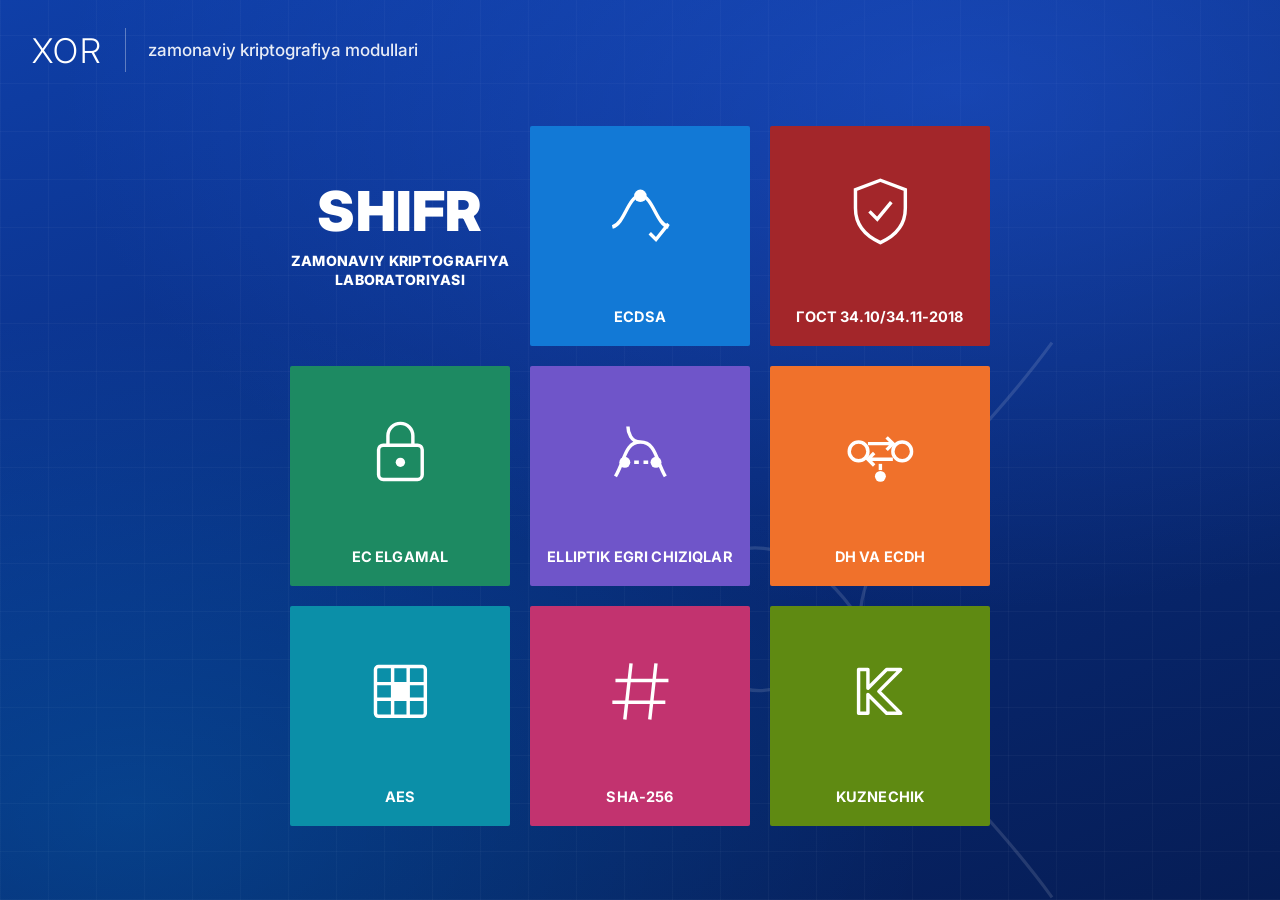
<file: index.html>
<!doctype html>
<html lang="uz">
<head>
<meta charset="utf-8">
<meta name="viewport" content="width=device-width, initial-scale=1">
<title>EC Kripto Laboratoriya</title>
<link rel="icon" href="data:image/svg+xml,%3Csvg xmlns=%22http://www.w3.org/2000/svg%22 viewBox=%220 0 32 32%22%3E%3Ccircle cx=%2216%22 cy=%2216%22 r=%2214%22 fill=%22%237c8cff%22/%3E%3C/svg%3E">
<link rel="preconnect" href="https://fonts.googleapis.com">
<link href="https://fonts.googleapis.com/css2?family=Inter:wght@400;500;600;700;800&family=JetBrains+Mono:wght@400;600&family=Playfair+Display:wght@600;800&display=swap" rel="stylesheet">
<link rel="stylesheet" href="style.css">
</head>
<body>
<div id="app"></div>
<script src="ec.js"></script>
<script src="app.js"></script>
</body>
</html>
</file>
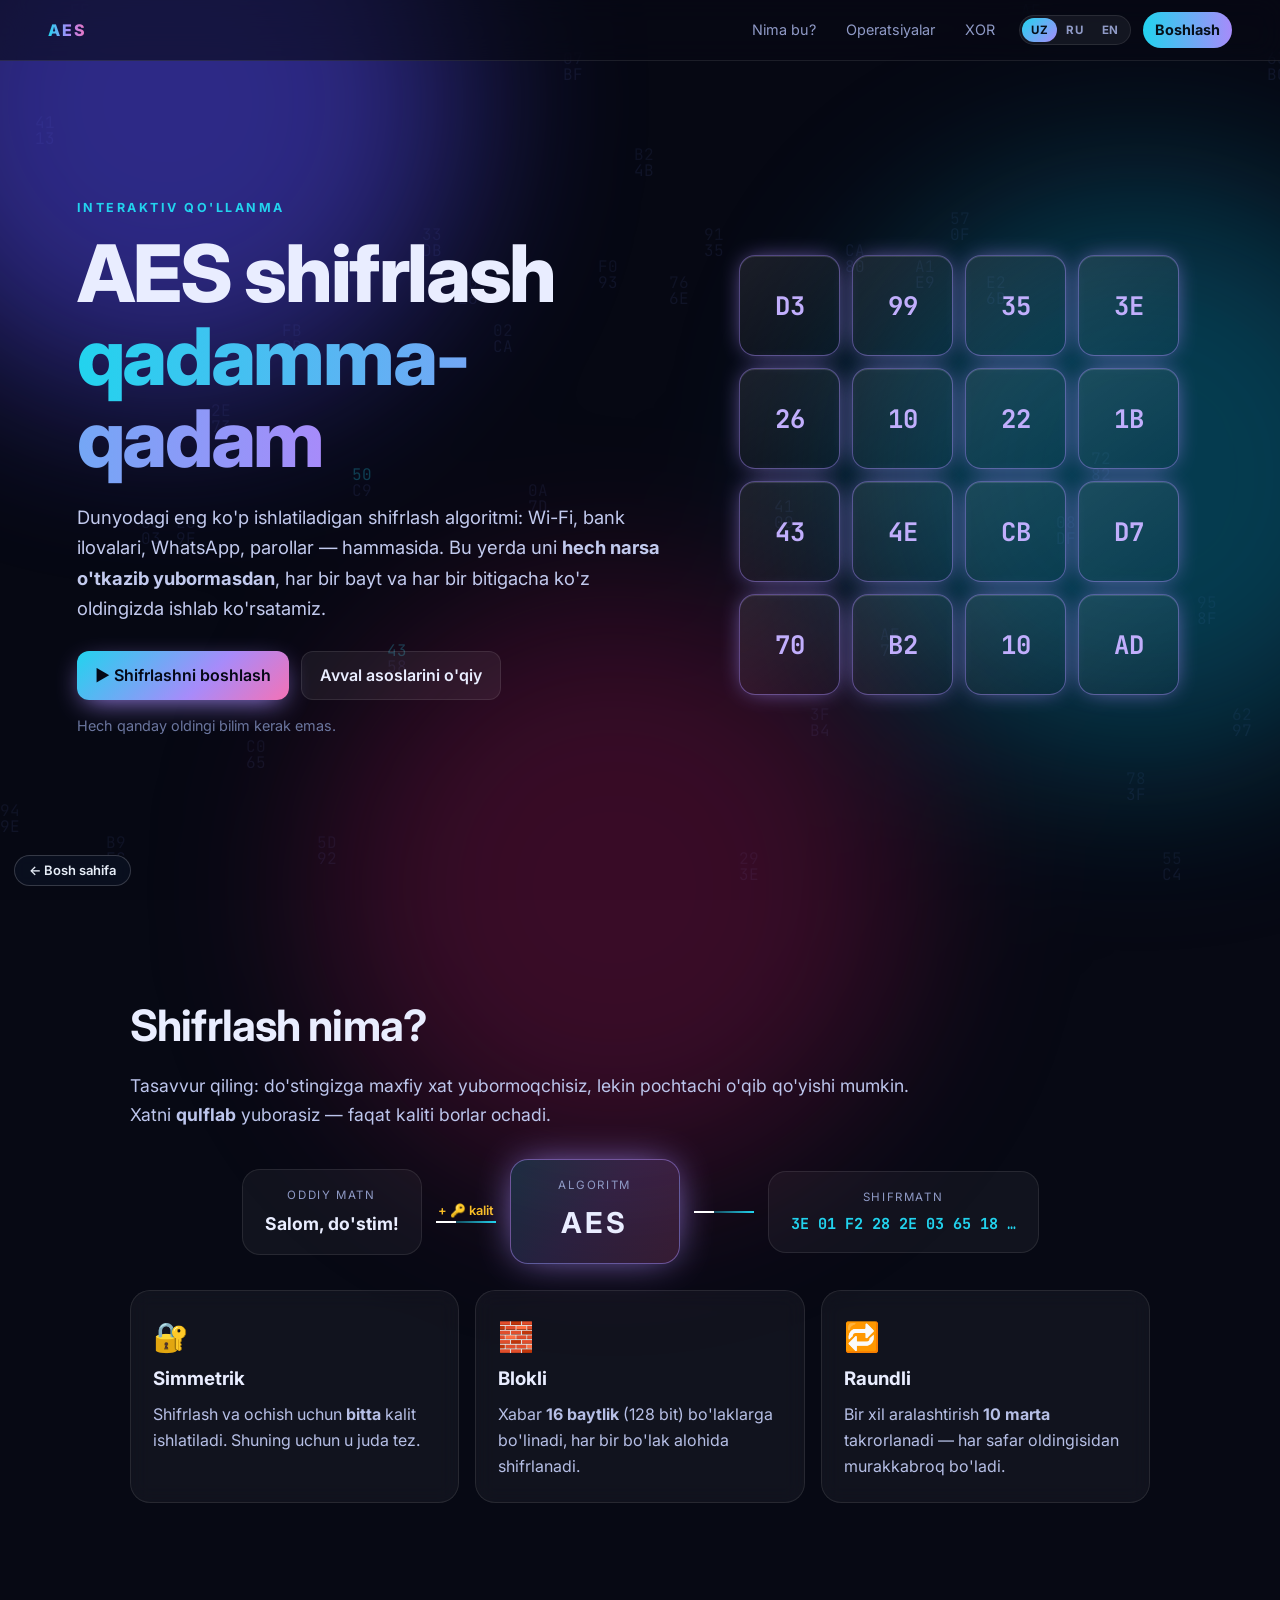
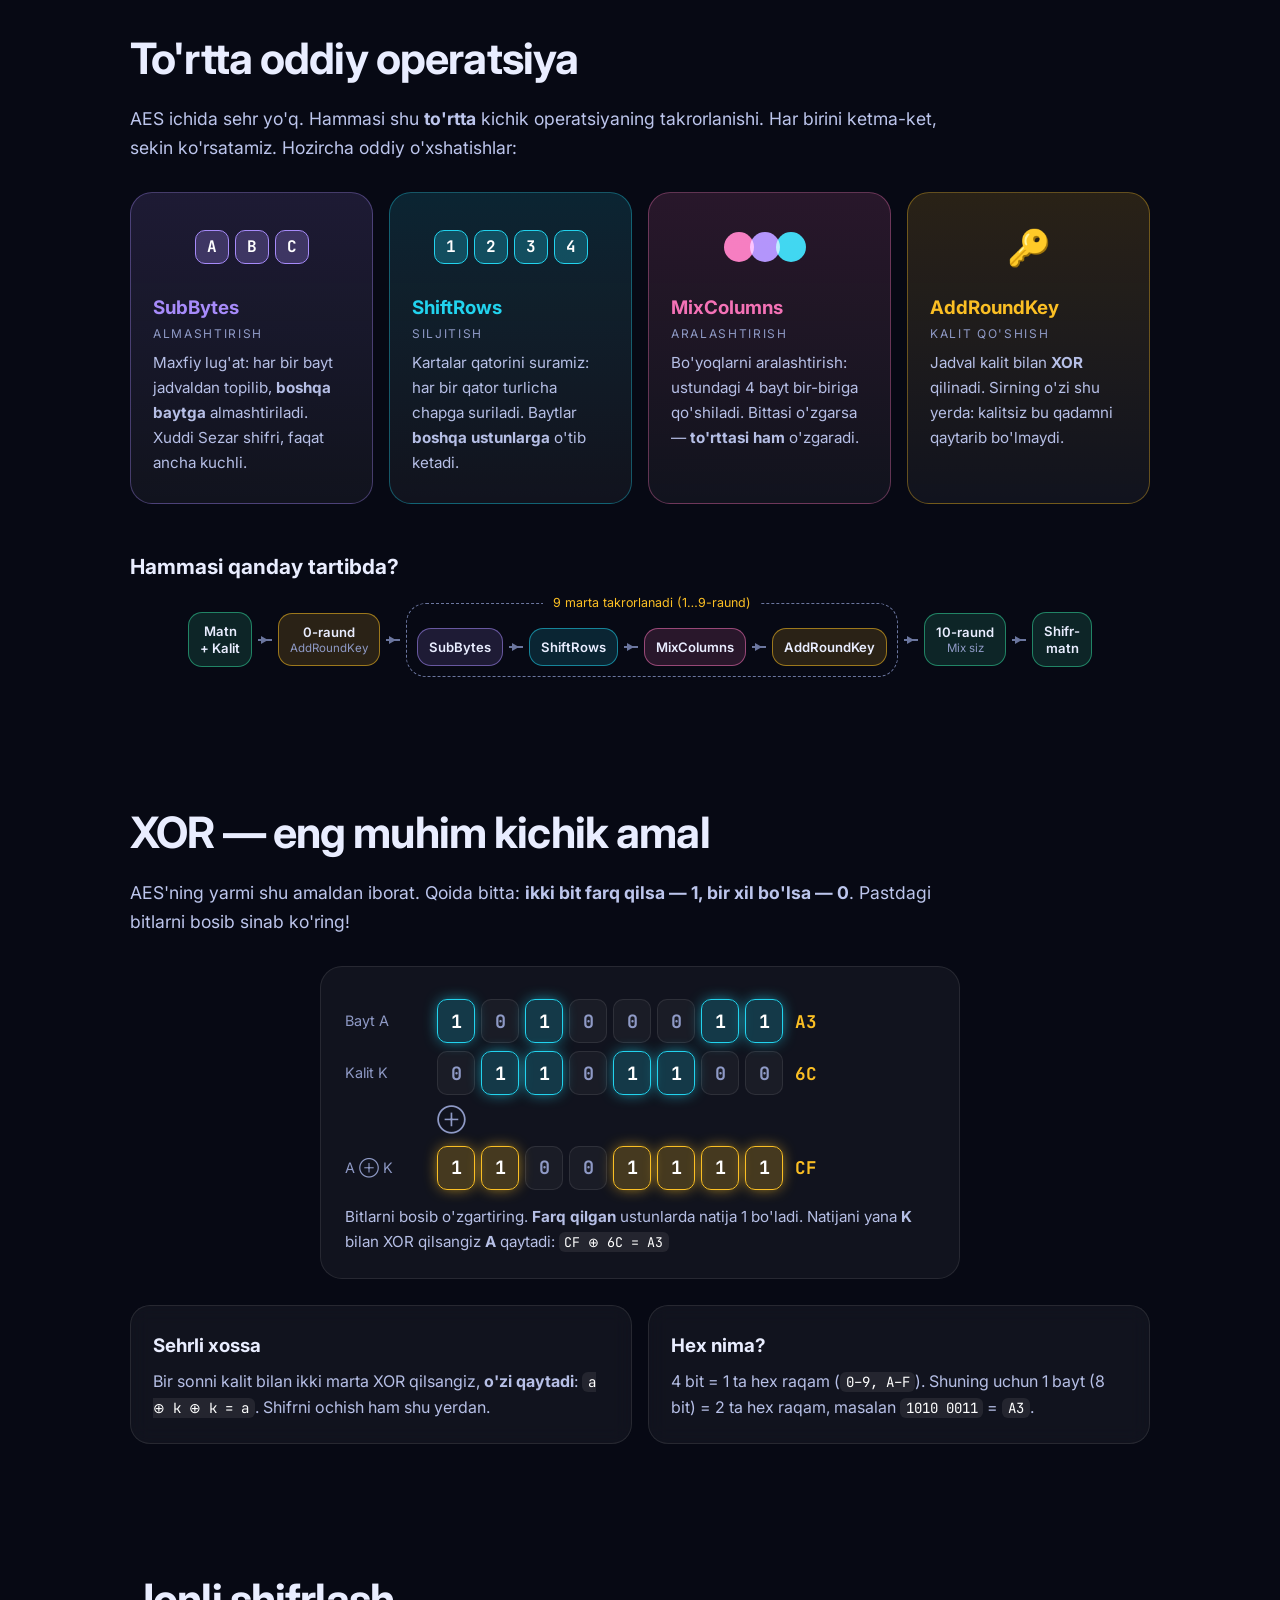
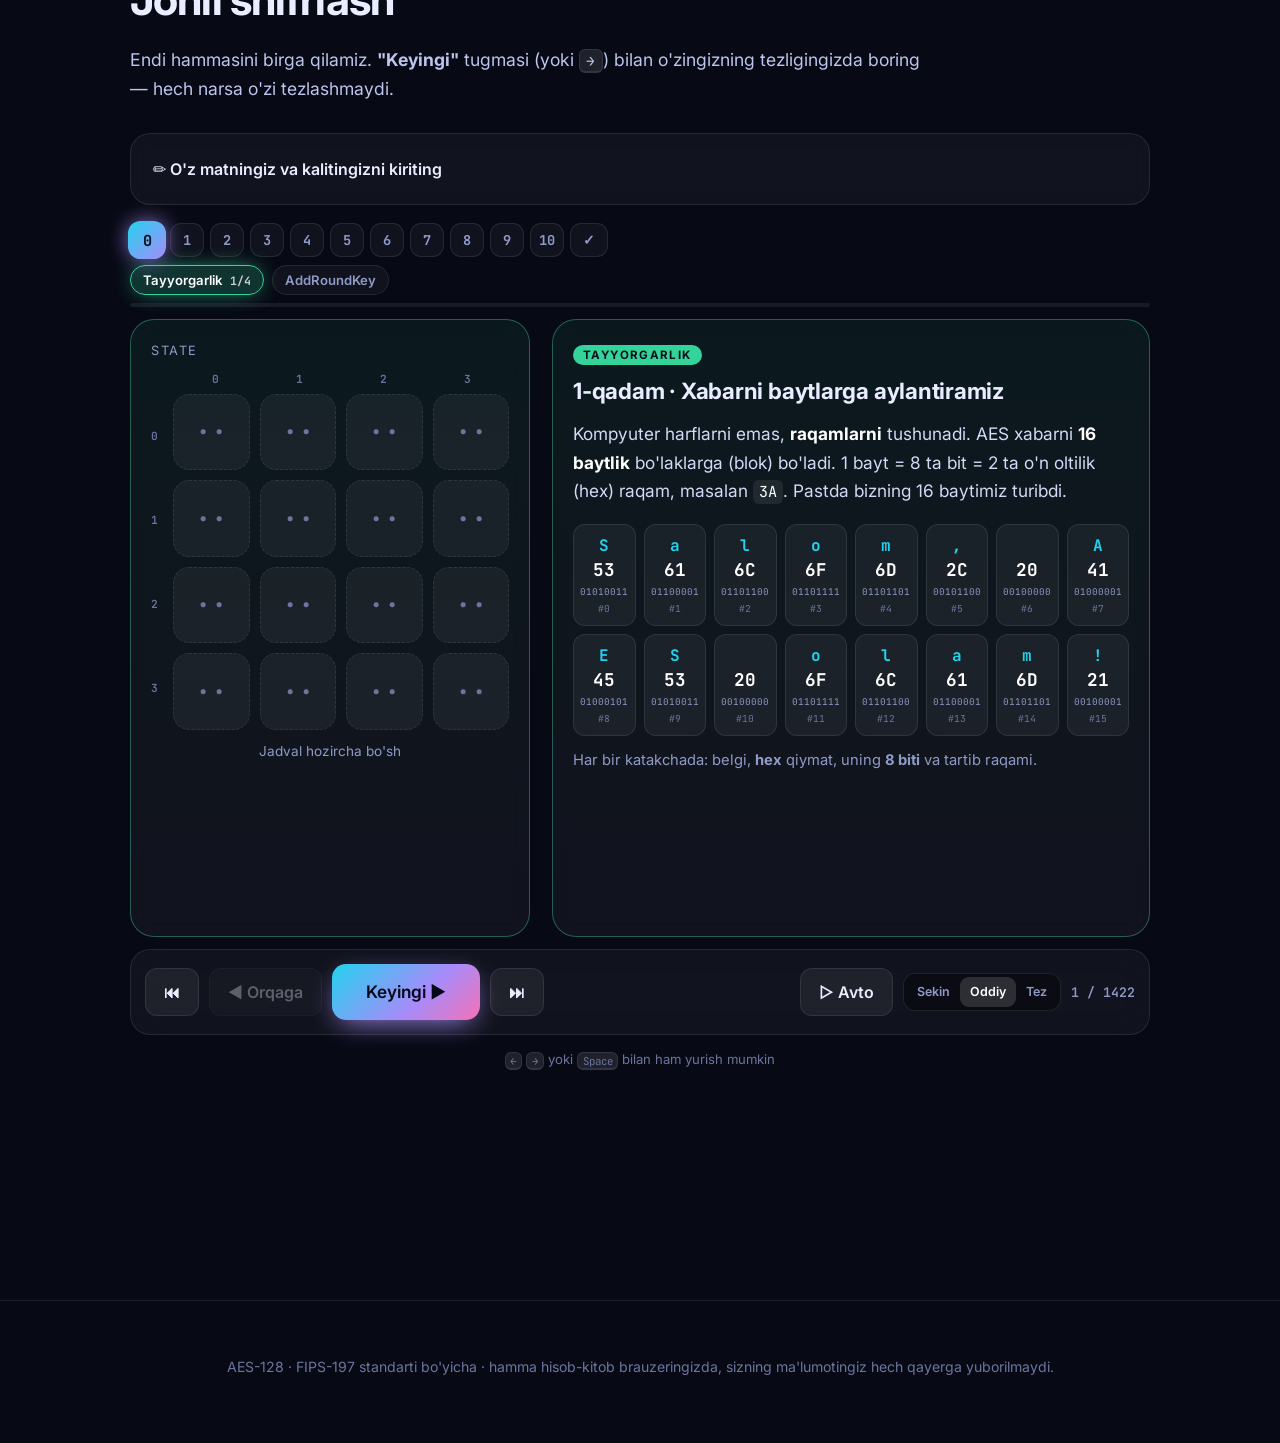
<file: aes/index.html>
<!doctype html>
<html lang="uz">
<head>
<meta charset="utf-8">
<meta name="viewport" content="width=device-width, initial-scale=1">
<title>AES — qadamma-qadam</title>
<meta name="description" content="AES shifrlash algoritmi har bir bayti, har bir bitigacha vizual tushuntirilgan interaktiv qo'llanma.">
<link rel="icon" href="data:image/svg+xml,%3Csvg xmlns='http://www.w3.org/2000/svg' viewBox='0 0 32 32'%3E%3Crect width='32' height='32' rx='8' fill='%230b1020'/%3E%3Cpath d='M8 22 16 8l8 14M11 18h10' stroke='%2322d3ee' stroke-width='3' fill='none' stroke-linecap='round' stroke-linejoin='round'/%3E%3C/svg%3E">
<link rel="preconnect" href="https://fonts.googleapis.com">
<link rel="preconnect" href="https://fonts.gstatic.com" crossorigin>
<link href="https://fonts.googleapis.com/css2?family=Inter:wght@400;500;600;700;800&family=JetBrains+Mono:wght@400;600;700&display=swap" rel="stylesheet">
<link rel="stylesheet" href="style.css">
</head>
<body>
<canvas id="bg" aria-hidden="true"></canvas>
<div class="aurora" aria-hidden="true"><i></i><i></i><i></i></div>

<nav class="top">
  <a class="logo" href="#top"><span>AES</span></a>
  <div class="links">
    <a href="#nima" data-i18n="nav.what"></a>
    <a href="#operatsiyalar" data-i18n="nav.ops"></a>
    <a href="#xor" data-i18n="nav.xor"></a>
    <div class="langsw" role="group" aria-label="Language"><button data-l="uz">UZ</button><button data-l="ru">RU</button><button data-l="en">EN</button></div>
    <a href="#app" class="cta" data-i18n="nav.start"></a>
  </div>
</nav>

<header id="top" class="hero">
  <div class="hero-text">
    <p class="eyebrow" data-i18n="hero.eyebrow"></p>
    <h1><span data-i18n="hero.l1"></span><br><span class="grad" data-i18n="hero.l2"></span></h1>
    <p class="lead" data-i18n="hero.lead"></p>
    <div class="hero-btns">
      <a href="#app" class="btn primary" data-i18n="hero.btn1"></a>
      <a href="#nima" class="btn ghost" data-i18n="hero.btn2"></a>
    </div>
    <p class="note" data-i18n="hero.note"></p>
  </div>
  <div class="hero-grid" id="heroGrid" aria-hidden="true"></div>
</header>

<main>
<section id="nima" class="sec reveal">
  <div class="sec-head"><h2 data-i18n="s1.h"></h2></div>
  <p class="sec-lead" data-i18n="s1.lead"></p>
  <div class="flow">
    <div class="flow-box"><small data-i18n="s1.plain"></small><b id="scr1"></b></div>
    <div class="flow-arrow"><span data-i18n="s1.key"></span><i></i></div>
    <div class="flow-box core"><small data-i18n="s1.algo"></small><b>AES</b></div>
    <div class="flow-arrow"><i></i></div>
    <div class="flow-box"><small data-i18n="s1.cipher"></small><b class="mono" id="scr2">9F 3A C1 07 E2 …</b></div>
  </div>
  <div class="cards three">
    <div class="card"><div class="ico">🔐</div><h3 data-i18n="s1.c1h"></h3><p data-i18n="s1.c1p"></p></div>
    <div class="card"><div class="ico">🧱</div><h3 data-i18n="s1.c2h"></h3><p data-i18n="s1.c2p"></p></div>
    <div class="card"><div class="ico">🔁</div><h3 data-i18n="s1.c3h"></h3><p data-i18n="s1.c3p"></p></div>
  </div>
</section>

<section id="operatsiyalar" class="sec reveal">
  <div class="sec-head"><h2 data-i18n="s2.h"></h2></div>
  <p class="sec-lead" data-i18n="s2.lead"></p>
  <div class="ops">
    <article class="op sub">
      <div class="op-ico"><div class="mini swap"><b>A</b><b>B</b><b>C</b></div></div>
      <h3>SubBytes</h3><p class="tag" data-i18n="s2.tag.sub"></p><p data-i18n="s2.p.sub"></p>
    </article>
    <article class="op shift">
      <div class="op-ico"><div class="mini slide"><b>1</b><b>2</b><b>3</b><b>4</b></div></div>
      <h3>ShiftRows</h3><p class="tag" data-i18n="s2.tag.shift"></p><p data-i18n="s2.p.shift"></p>
    </article>
    <article class="op mix">
      <div class="op-ico"><div class="mini blend"><i></i><i></i><i></i></div></div>
      <h3>MixColumns</h3><p class="tag" data-i18n="s2.tag.mix"></p><p data-i18n="s2.p.mix"></p>
    </article>
    <article class="op key">
      <div class="op-ico"><div class="mini lock">🔑</div></div>
      <h3>AddRoundKey</h3><p class="tag" data-i18n="s2.tag.key"></p><p data-i18n="s2.p.key"></p>
    </article>
  </div>

  <h3 class="sub-h" data-i18n="s2.order"></h3>
  <div class="pipeline" id="pipeline">
    <div class="pl-node start" data-i18n="pl.start"></div>
    <div class="pl-arrow"></div>
    <div class="pl-node key"><span data-i18n="pl.r0"></span><small data-i18n="pl.r0s"></small></div>
    <div class="pl-arrow"></div>
    <div class="pl-group">
      <div class="pl-label" data-i18n="pl.loop"></div>
      <div class="pl-row">
        <div class="pl-node sub">SubBytes</div><div class="pl-arrow"></div>
        <div class="pl-node shift">ShiftRows</div><div class="pl-arrow"></div>
        <div class="pl-node mix">MixColumns</div><div class="pl-arrow"></div>
        <div class="pl-node key">AddRoundKey</div>
      </div>
    </div>
    <div class="pl-arrow"></div>
    <div class="pl-node last"><span data-i18n="pl.last"></span><small data-i18n="pl.lasts"></small></div>
    <div class="pl-arrow"></div>
    <div class="pl-node end" data-i18n="pl.end"></div>
  </div>
</section>

<section id="xor" class="sec reveal">
  <div class="sec-head"><h2 data-i18n="s3.h"></h2></div>
  <p class="sec-lead" data-i18n="s3.lead"></p>
  <div class="xorlab" id="xorlab"></div>
  <div class="cards two">
    <div class="card"><h3 data-i18n="s3.c1h"></h3><p data-i18n="s3.c1p"></p></div>
    <div class="card"><h3 data-i18n="s3.c2h"></h3><p data-i18n="s3.c2p"></p></div>
  </div>
</section>

<section id="player" class="sec player-sec">
  <div class="sec-head"><h2 data-i18n="s4.h"></h2></div>
  <p class="sec-lead" data-i18n="s4.lead"></p>

  <details class="inputs card" id="inputsBox">
    <summary data-i18n="in.sum"></summary>
    <div class="in-grid">
      <div class="seg" id="modeSeg"><button data-m="text" class="on" data-i18n="in.text"></button><button data-m="hex" data-i18n="in.hex"></button></div>
      <label><span data-i18n="in.pt"></span><input id="inPt" spellcheck="false" autocomplete="off"></label>
      <label><span data-i18n="in.key"></span><input id="inKey" spellcheck="false" autocomplete="off"></label>
      <div class="in-btns">
        <button class="btn primary sm" id="inApply" data-i18n="in.apply"></button>
        <button class="btn ghost sm" id="inFips" data-i18n="in.fips"></button>
      </div>
      <p class="hint" id="inHint"></p>
    </div>
  </details>

  <div class="app" id="app">
    <div class="progress">
      <div class="rounds" id="rounds"></div>
      <div class="opchips" id="opchips"></div>
      <div class="bar"><i id="barFill"></i></div>
    </div>

    <div class="stage" id="stage" data-op="prep">
      <div class="gridwrap">
        <div class="gridcap"><span id="gridTitle" data-i18n="ui.state"></span></div>
        <div class="gframe">
          <div class="colh"><span>0</span><span>1</span><span>2</span><span>3</span></div>
          <div class="rowh"><span>0</span><span>1</span><span>2</span><span>3</span></div>
          <div class="grid" id="grid"></div>
        </div>
        <div class="gnote" id="gNote"></div>
      </div>
      <div class="panel" id="panel">
        <div class="ptitle"><span class="badge" id="badge"></span><h3 id="title"></h3></div>
        <p class="say" id="say"></p>
        <div class="viz" id="viz"></div>
      </div>
    </div>

    <div class="ctrl">
      <button class="btn ghost" id="bPrevRound" data-i18n-title="ctl.tipPrev">⏮</button>
      <button class="btn ghost" id="bPrev" data-i18n="ctl.prev"></button>
      <button class="btn primary big" id="bNext" data-i18n="ctl.next"></button>
      <button class="btn ghost" id="bNextOp" data-i18n-title="ctl.tipOp">⏭</button>
      <div class="ctrl-r">
        <button class="btn ghost" id="bAuto" data-i18n="ctl.auto"></button>
        <div class="seg small" id="spdSeg" data-i18n-title="ctl.tipSpeed">
          <button data-s="1.6" data-i18n="ctl.slow"></button><button data-s="1" class="on" data-i18n="ctl.norm"></button><button data-s="0.6" data-i18n="ctl.fast"></button>
        </div>
        <span class="counter" id="counter"></span>
      </div>
    </div>
  </div>
  <p class="kbd-hint" data-i18n="ctl.keys"></p>
</section>
</main>

<footer>
  <p data-i18n="foot"></p>
</footer>

<script type="module" src="fx.js"></script>
<script type="module" src="app.js"></script>
<script src="../home-link.js"></script>
</body>
</html>
</file>
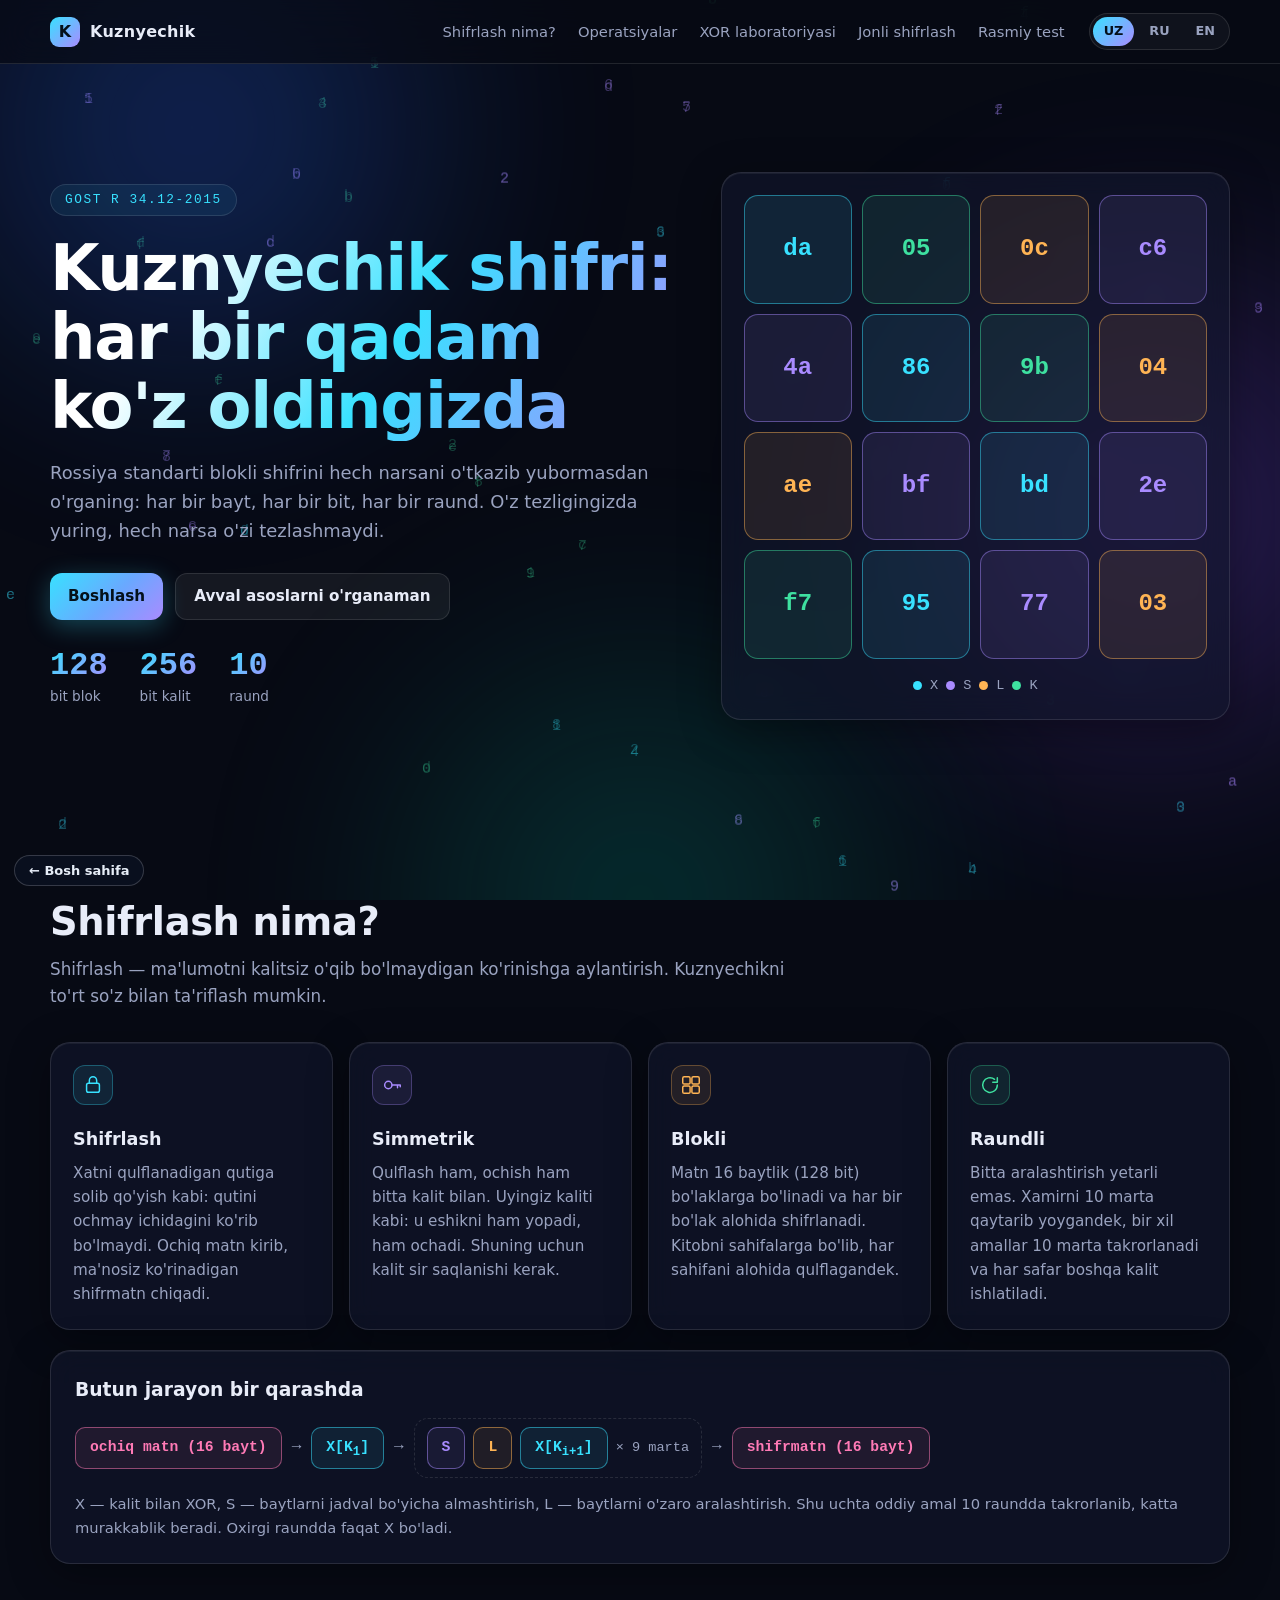
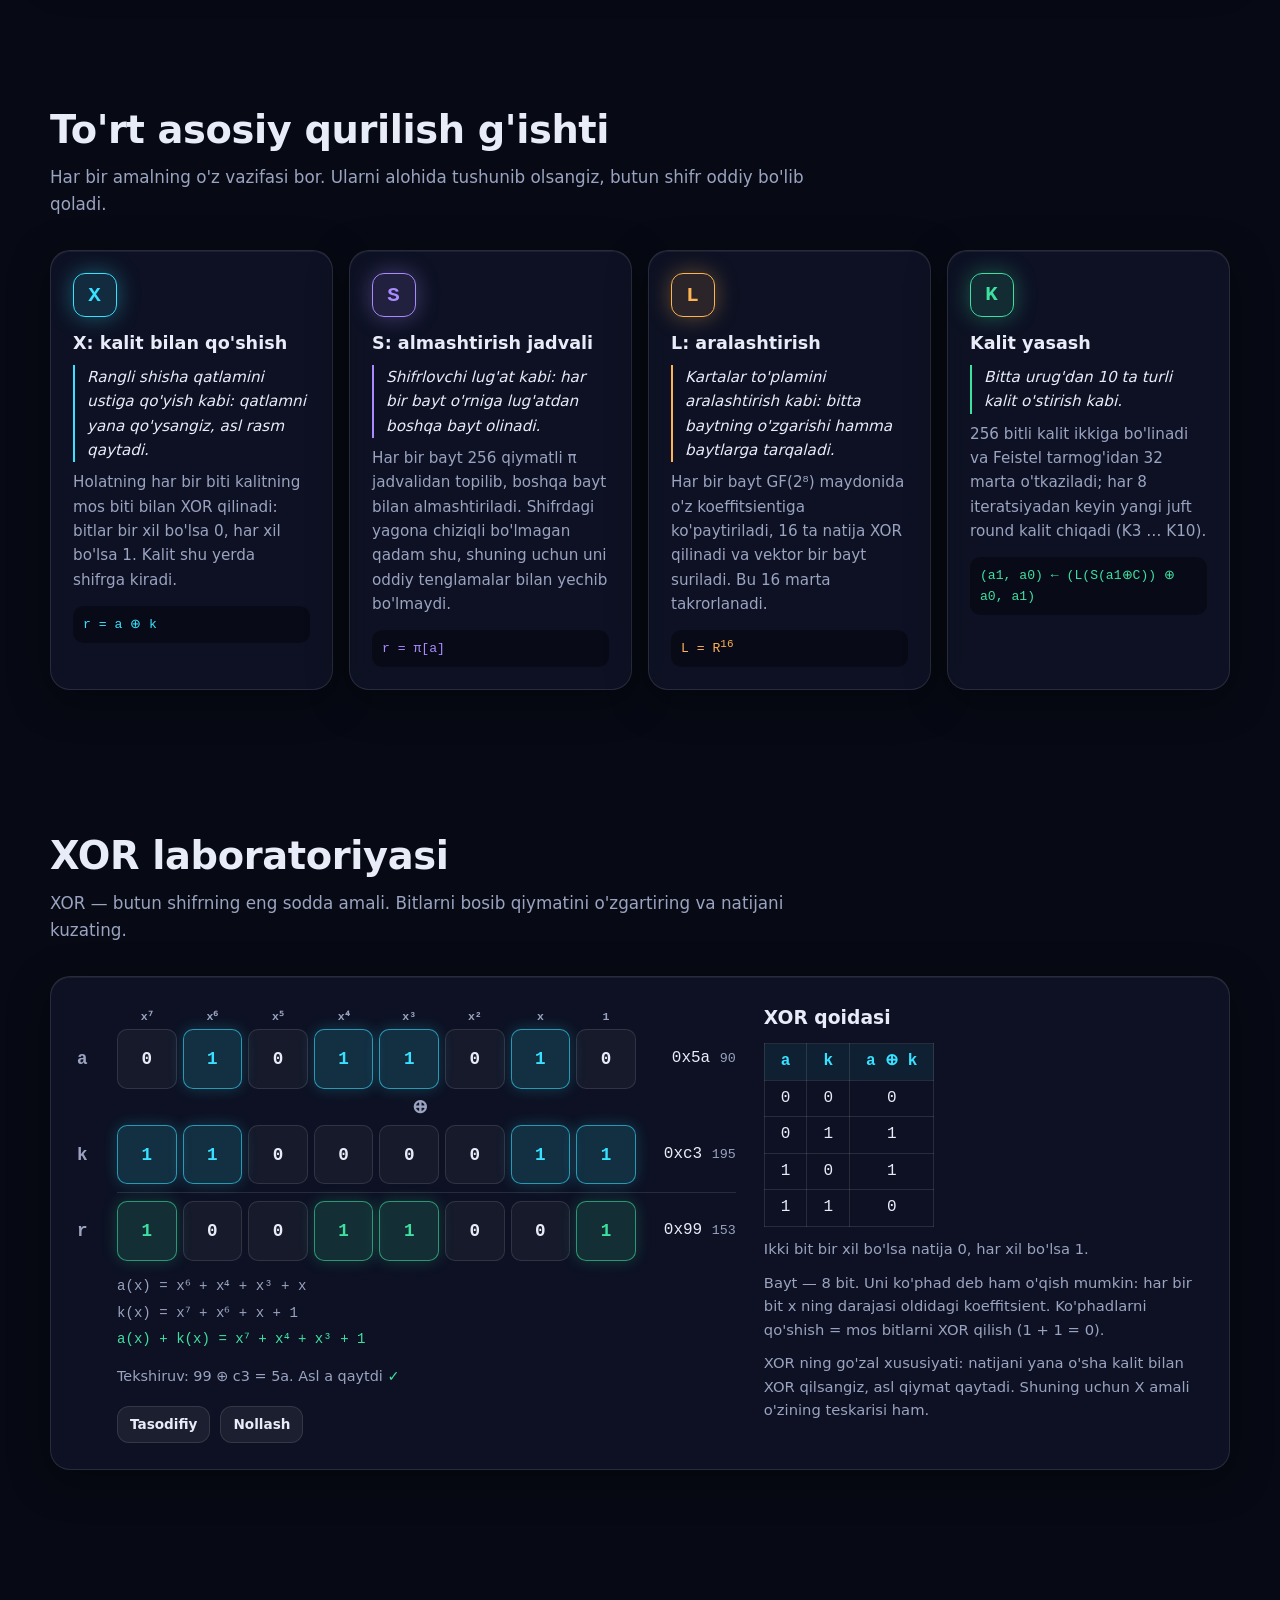
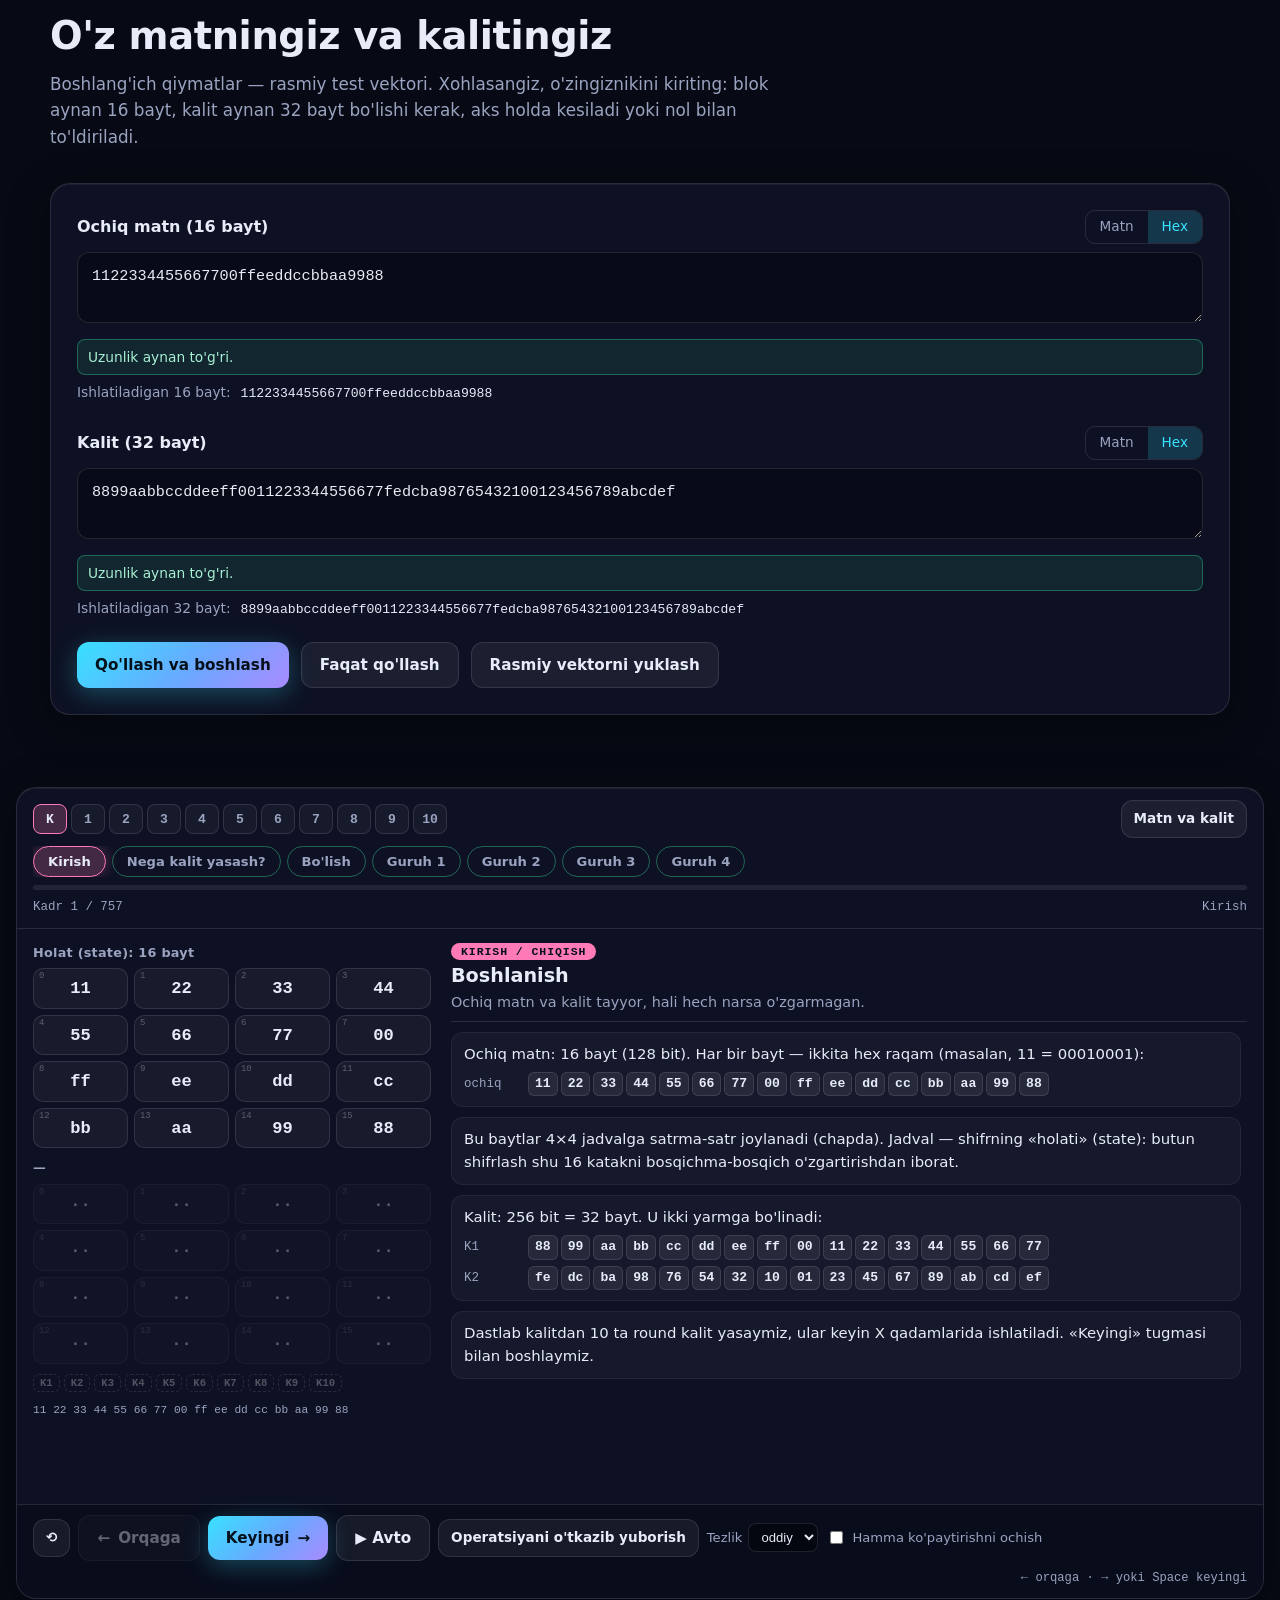
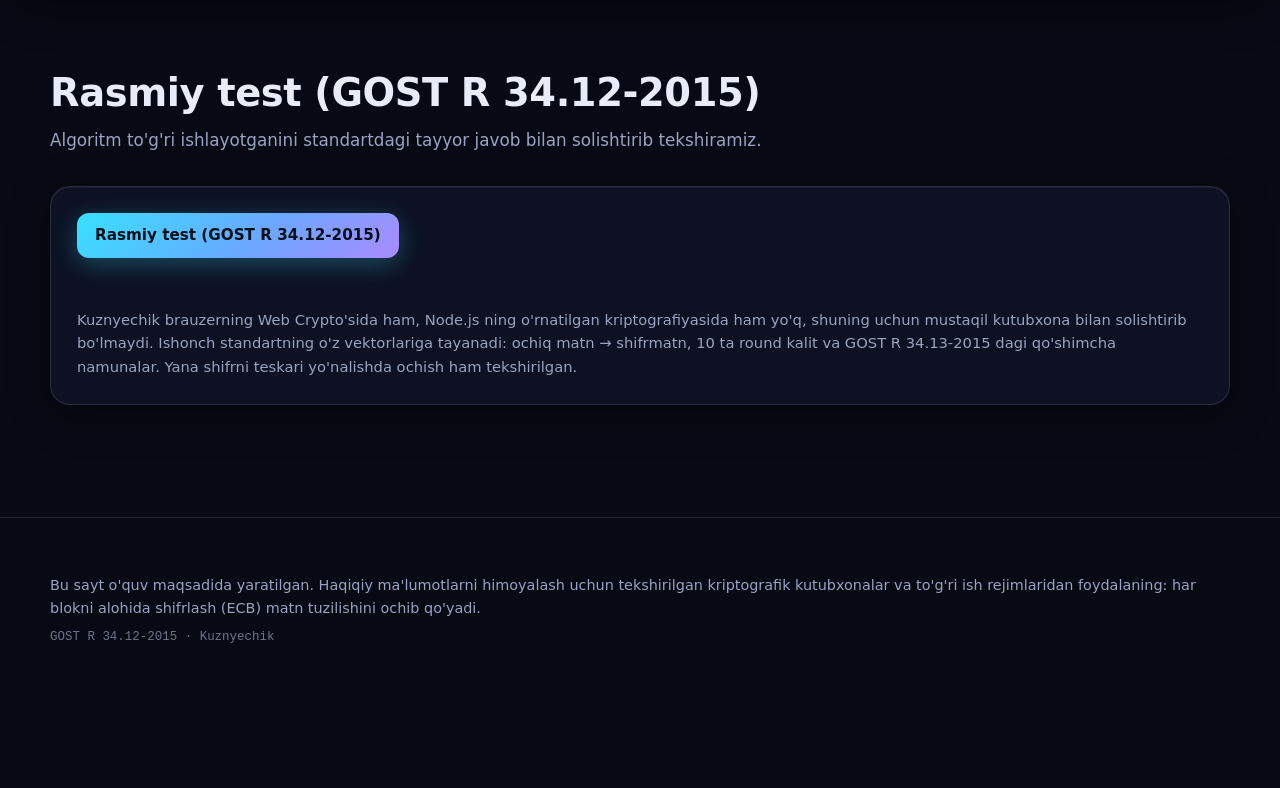
<file: kuznechik/index.html>
<!doctype html>
<html lang="uz">
<head>
<meta charset="utf-8">
<meta name="viewport" content="width=device-width, initial-scale=1">
<title>Kuznyechik</title>
<meta name="description" content="Kuznyechik (GOST R 34.12-2015) shifrlash algoritmi: har bir qatlam qadamma-qadam, interaktiv.">
<meta name="theme-color" content="#070a14">
<link rel="icon" href="data:image/svg+xml,%3Csvg xmlns='http://www.w3.org/2000/svg' viewBox='0 0 32 32'%3E%3Crect width='32' height='32' rx='8' fill='%23070a14'/%3E%3Cpath d='M8 9h4v6l6-6h5l-7 7 7 7h-5l-6-6v6H8z' fill='%2338e1ff'/%3E%3C/svg%3E">
<link rel="stylesheet" href="style.css">
</head>
<body>
<canvas id="bg" aria-hidden="true"></canvas>
<div class="aurora" aria-hidden="true"><i></i><i></i><i></i></div>

<header class="nav">
  <div class="nav-in">
    <a class="brand" href="#top"><span class="logo">K</span><span>Kuznyechik</span></a>
    <nav class="links">
      <a href="#intro" data-i18n="nav_intro"></a>
      <a href="#ops" data-i18n="nav_ops"></a>
      <a href="#lab" data-i18n="nav_lab"></a>
      <a href="#app" data-i18n="nav_live"></a>
      <a href="#test" data-i18n="nav_test"></a>
    </nav>
    <div class="lang" role="group" aria-label="Language">
      <button type="button" data-lang="uz">UZ</button>
      <button type="button" data-lang="ru">RU</button>
      <button type="button" data-lang="en">EN</button>
    </div>
  </div>
</header>

<main id="top">
  <section class="hero">
    <div class="wrap hero-in">
      <div class="hero-text">
        <span class="eyebrow" data-i18n="hero_eyebrow"></span>
        <h1 data-i18n="hero_title"></h1>
        <p class="sub" data-i18n="hero_sub"></p>
        <div class="cta">
          <a class="btn primary" href="#app" data-i18n="hero_start"></a>
          <a class="btn ghost" href="#intro" data-i18n="hero_learn"></a>
        </div>
        <div class="stats">
          <div><b>128</b><span data-i18n="stat_block"></span></div>
          <div><b>256</b><span data-i18n="stat_key"></span></div>
          <div><b>10</b><span data-i18n="stat_rounds"></span></div>
        </div>
      </div>
      <div class="hero-vis glass" aria-hidden="true">
        <div class="hero-grid" id="heroGrid"></div>
        <div class="hero-cap"><span class="dot x"></span>X <span class="dot s"></span>S <span class="dot l"></span>L <span class="dot k"></span>K</div>
      </div>
    </div>
  </section>

  <section id="intro" class="sec">
    <div class="wrap">
      <div class="sec-head reveal"><h2 data-i18n="intro_title"></h2><p data-i18n="intro_lead"></p></div>
      <div class="cards4">
        <article class="card glass reveal">
          <svg viewBox="0 0 24 24" class="ico"><rect x="5" y="10" width="14" height="10" rx="2"/><path d="M8 10V7a4 4 0 018 0v3"/></svg>
          <h3 data-i18n="ic_enc_t"></h3><p data-i18n="ic_enc_d"></p>
        </article>
        <article class="card glass reveal">
          <svg viewBox="0 0 24 24" class="ico"><circle cx="8" cy="12" r="4"/><path d="M12 12h9M18 12v3M21 12v2"/></svg>
          <h3 data-i18n="ic_sym_t"></h3><p data-i18n="ic_sym_d"></p>
        </article>
        <article class="card glass reveal">
          <svg viewBox="0 0 24 24" class="ico"><rect x="3" y="3" width="8" height="8" rx="1.5"/><rect x="13" y="3" width="8" height="8" rx="1.5"/><rect x="3" y="13" width="8" height="8" rx="1.5"/><rect x="13" y="13" width="8" height="8" rx="1.5"/></svg>
          <h3 data-i18n="ic_blk_t"></h3><p data-i18n="ic_blk_d"></p>
        </article>
        <article class="card glass reveal">
          <svg viewBox="0 0 24 24" class="ico"><path d="M20 12a8 8 0 11-3-6.2"/><path d="M20 4v5h-5"/></svg>
          <h3 data-i18n="ic_rnd_t"></h3><p data-i18n="ic_rnd_d"></p>
        </article>
      </div>

      <div class="pipe-wrap glass reveal">
        <h3 data-i18n="pipe_title"></h3>
        <div class="pipe">
          <span class="pn io" data-i18n="pipe_plain"></span><span class="pa">→</span>
          <span class="pn x">X[K<sub>1</sub>]</span><span class="pa">→</span>
          <span class="pgrp"><span class="pn s">S</span><span class="pn l">L</span><span class="pn x">X[K<sub>i+1</sub>]</span><em data-i18n="pipe_rep"></em></span><span class="pa">→</span>
          <span class="pn io" data-i18n="pipe_cipher"></span>
        </div>
        <p class="note" data-i18n="pipe_note"></p>
      </div>
    </div>
  </section>

  <section id="ops" class="sec">
    <div class="wrap">
      <div class="sec-head reveal"><h2 data-i18n="ops_title"></h2><p data-i18n="ops_lead"></p></div>
      <div class="cards4 ops">
        <article class="card glass reveal op-x">
          <div class="op-tag">X</div>
          <h3 data-i18n="op_x_t"></h3>
          <p class="analogy" data-i18n="op_x_an"></p>
          <p data-i18n="op_x_d"></p>
          <code>r = a ⊕ k</code>
        </article>
        <article class="card glass reveal op-s">
          <div class="op-tag">S</div>
          <h3 data-i18n="op_s_t"></h3>
          <p class="analogy" data-i18n="op_s_an"></p>
          <p data-i18n="op_s_d"></p>
          <code>r = π[a]</code>
        </article>
        <article class="card glass reveal op-l">
          <div class="op-tag">L</div>
          <h3 data-i18n="op_l_t"></h3>
          <p class="analogy" data-i18n="op_l_an"></p>
          <p data-i18n="op_l_d"></p>
          <code>L = R<sup>16</sup></code>
        </article>
        <article class="card glass reveal op-k">
          <div class="op-tag">K</div>
          <h3 data-i18n="op_k_t"></h3>
          <p class="analogy" data-i18n="op_k_an"></p>
          <p data-i18n="op_k_d"></p>
          <code>(a1, a0) ← (L(S(a1⊕C)) ⊕ a0, a1)</code>
        </article>
      </div>
    </div>
  </section>

  <section id="lab" class="sec">
    <div class="wrap">
      <div class="sec-head reveal"><h2 data-i18n="lab_title"></h2><p data-i18n="lab_lead"></p></div>
      <div class="lab glass reveal">
        <div class="lab-main">
          <div id="labBox"></div>
          <div class="lab-btns">
            <button type="button" class="btn ghost sm" id="labRand" data-i18n="lab_rand"></button>
            <button type="button" class="btn ghost sm" id="labClear" data-i18n="lab_clear"></button>
          </div>
        </div>
        <div class="lab-side">
          <h3 data-i18n="lab_rules"></h3>
          <table class="tt">
            <tr><th>a</th><th>k</th><th>a ⊕ k</th></tr>
            <tr><td>0</td><td>0</td><td>0</td></tr>
            <tr><td>0</td><td>1</td><td>1</td></tr>
            <tr><td>1</td><td>0</td><td>1</td></tr>
            <tr><td>1</td><td>1</td><td>0</td></tr>
          </table>
          <p data-i18n="lab_t1"></p>
          <p data-i18n="lab_t2"></p>
          <p data-i18n="lab_t3"></p>
        </div>
      </div>
    </div>
  </section>

  <section id="setup" class="sec">
    <div class="wrap">
      <div class="sec-head reveal"><h2 data-i18n="setup_title"></h2><p data-i18n="setup_lead"></p></div>
      <div class="setup glass reveal">
        <div class="field">
          <div class="field-h">
            <label for="pField" data-i18n="setup_plain"></label>
            <div class="seg"><label><input type="radio" name="pmode" value="text"><span data-i18n="mode_text"></span></label><label><input type="radio" name="pmode" value="hex" checked><span data-i18n="mode_hex"></span></label></div>
          </div>
          <textarea id="pField" rows="2" spellcheck="false" autocomplete="off"></textarea>
          <div id="pInfo" class="finfo"></div>
        </div>
        <div class="field">
          <div class="field-h">
            <label for="kField" data-i18n="setup_key"></label>
            <div class="seg"><label><input type="radio" name="kmode" value="text"><span data-i18n="mode_text"></span></label><label><input type="radio" name="kmode" value="hex" checked><span data-i18n="mode_hex"></span></label></div>
          </div>
          <textarea id="kField" rows="2" spellcheck="false" autocomplete="off"></textarea>
          <div id="kInfo" class="finfo"></div>
        </div>
        <div class="setup-btns">
          <button type="button" class="btn primary" id="applyBtn" data-i18n="btn_apply"></button>
          <button type="button" class="btn ghost" id="applyStay" data-i18n="btn_apply_stay"></button>
          <button type="button" class="btn ghost" id="loadOfficial" data-i18n="btn_official_load"></button>
        </div>
      </div>
    </div>
  </section>

  <section id="app" class="app-sec">
    <div class="app glass" id="appBox">
      <div class="app-top">
        <div class="top-line">
          <div class="rounds" id="rounds" role="group"></div>
          <button type="button" class="btn ghost sm" id="toSetup" data-i18n="btn_setup"></button>
        </div>
        <div class="chips" id="chips"></div>
        <div class="prog"><div class="bar" id="bar"></div></div>
        <div class="prog-meta"><span id="progText"></span><span id="opText"></span></div>
      </div>
      <div class="app-body">
        <div class="left">
          <div class="grid-wrap">
            <div class="grid-label" id="lblMain"></div>
            <div class="grid" id="gridMain"></div>
          </div>
          <div class="grid-wrap aux">
            <div class="grid-label" id="lblAux"></div>
            <div class="grid" id="gridAux"></div>
          </div>
          <div class="keystrip" id="keyStrip"></div>
          <div class="hexline" id="hexMain"></div>
        </div>
        <div class="right">
          <div class="phead">
            <span class="badge" id="badge"></span>
            <h3 id="pTitle"></h3>
            <p id="pLead"></p>
          </div>
          <div class="rows" id="rows" tabindex="0"></div>
        </div>
      </div>
      <div class="app-controls">
        <button type="button" class="btn ghost sm" id="restartBtn" data-i18n-aria="btn_restart">⟲</button>
        <button type="button" class="btn ghost" id="prevBtn">← <span data-i18n="btn_prev"></span></button>
        <button type="button" class="btn primary" id="nextBtn"><span data-i18n="btn_next"></span> →</button>
        <button type="button" class="btn ghost" id="playBtn"></button>
        <button type="button" class="btn ghost sm" id="skipBtn" data-i18n="btn_skip"></button>
        <label class="speed"><span data-i18n="lbl_speed"></span>
          <select id="speedSel"><option value="slow" data-i18n="sp_slow"></option><option value="normal" data-i18n="sp_normal"></option><option value="fast" data-i18n="sp_fast"></option></select>
        </label>
        <label class="chk" data-i18n-aria="lbl_expand"><input type="checkbox" id="expandChk"><span data-i18n="lbl_expand"></span></label>
        <span class="kbhint" data-i18n="hint_keys"></span>
      </div>
    </div>
  </section>

  <section id="test" class="sec">
    <div class="wrap">
      <div class="sec-head reveal"><h2 data-i18n="test_title"></h2><p data-i18n="test_lead"></p></div>
      <div class="test glass reveal">
        <button type="button" class="btn primary" id="testBtn" data-i18n="test_btn"></button>
        <div id="testOut" class="test-out"></div>
        <p class="note" data-i18n="test_note"></p>
      </div>
    </div>
  </section>
</main>

<footer class="foot">
  <div class="wrap">
    <p data-i18n="foot_note"></p>
    <p class="small">GOST R 34.12-2015 · Kuznyechik</p>
  </div>
</footer>

<script src="i18n.js"></script>
<script src="kuznechik.js"></script>
<script src="trace.js"></script>
<script src="app.js"></script>
<script src="fx.js"></script>
<script src="../home-link.js"></script>
</body>
</html>
</file>
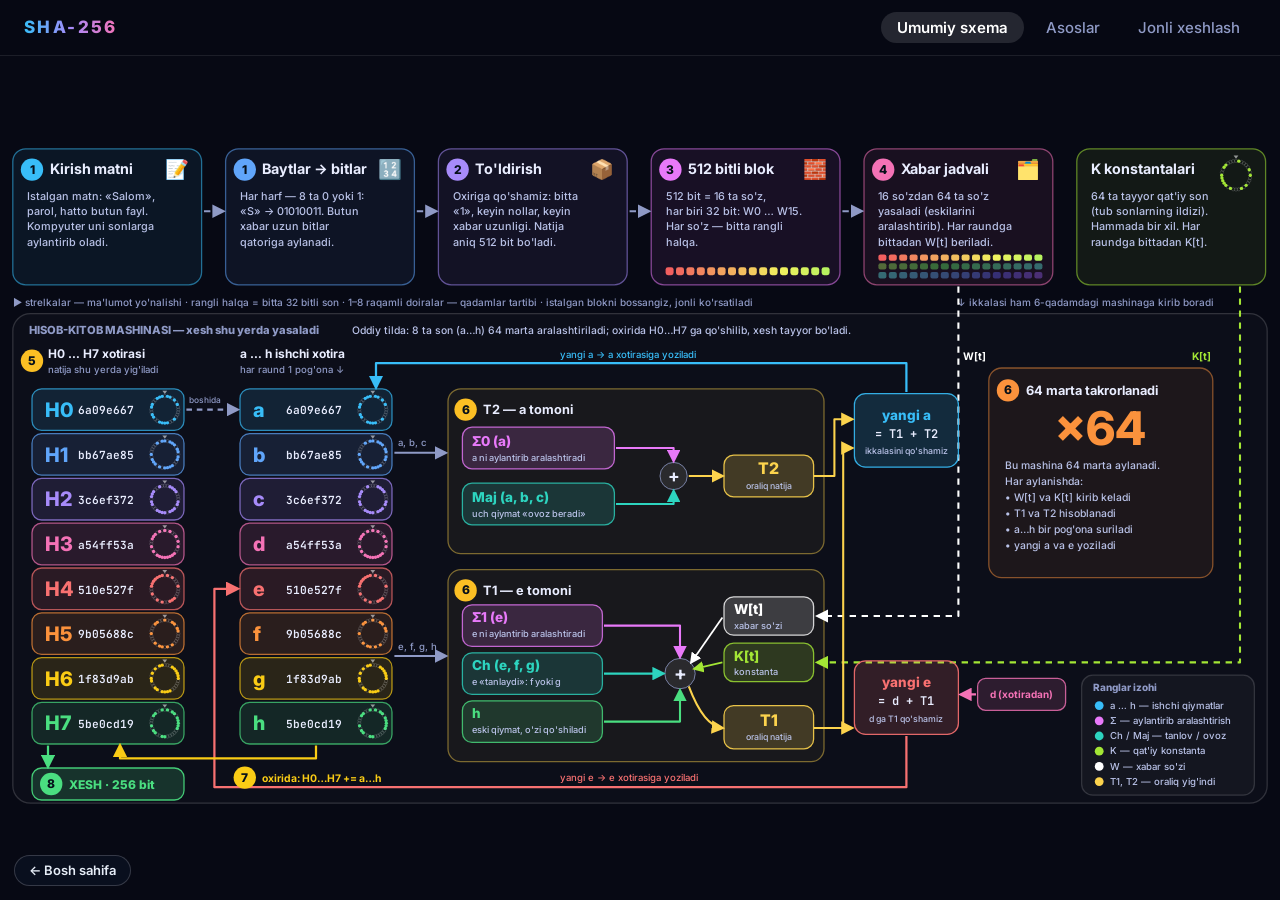
<file: sha256/index.html>
<!doctype html>
<html lang="uz">
<head>
<meta charset="utf-8">
<meta name="viewport" content="width=device-width, initial-scale=1">
<title>SHA-256 — umumiy sxema</title>
<meta name="description" content="SHA-256 xesh algoritmining butun tuzilishi bitta sxemada: tayyorlash, xabar jadvali, 64 raund va natija.">
<link rel="icon" href="data:image/svg+xml,%3Csvg xmlns='http://www.w3.org/2000/svg' viewBox='0 0 32 32'%3E%3Crect width='32' height='32' rx='8' fill='%230b1020'/%3E%3Ccircle cx='16' cy='16' r='9' stroke='%23f472b6' stroke-width='3' fill='none' stroke-dasharray='4 3'/%3E%3C/svg%3E">
<link rel="preconnect" href="https://fonts.googleapis.com">
<link rel="preconnect" href="https://fonts.gstatic.com" crossorigin>
<link href="https://fonts.googleapis.com/css2?family=Inter:wght@400;500;600;700;800&family=JetBrains+Mono:wght@400;600;700&display=swap" rel="stylesheet">
<link rel="stylesheet" href="style.css">
<link rel="stylesheet" href="header.css">
<link rel="stylesheet" href="fixed.css">
<style>
#dg{position:absolute;left:0;top:0;width:1600px;height:900px;font-family:var(--sans)}
#dg .blk{cursor:pointer}
#dg .blk rect.bx{transition:stroke-opacity .25s,fill .25s}
#dg .blk:hover rect.bx{stroke-opacity:1;fill:rgba(255,255,255,.085)}
#dg .flow{stroke-dasharray:8 7;animation:dash 1.1s linear infinite}
@keyframes dash{to{stroke-dashoffset:-30}}
#dg .mono{font-family:var(--mono)}
</style>
</head>
<body>
<script src="header.js"></script>

<div id="app">
  <svg id="dg" viewBox="0 0 1600 900" aria-label="SHA-256 umumiy sxemasi"></svg>
  </div>
<script type="module" src="shell.js"></script>
<script type="module" src="index.js"></script>
<script src="../home-link.js"></script>
</body>
</html>
</file>
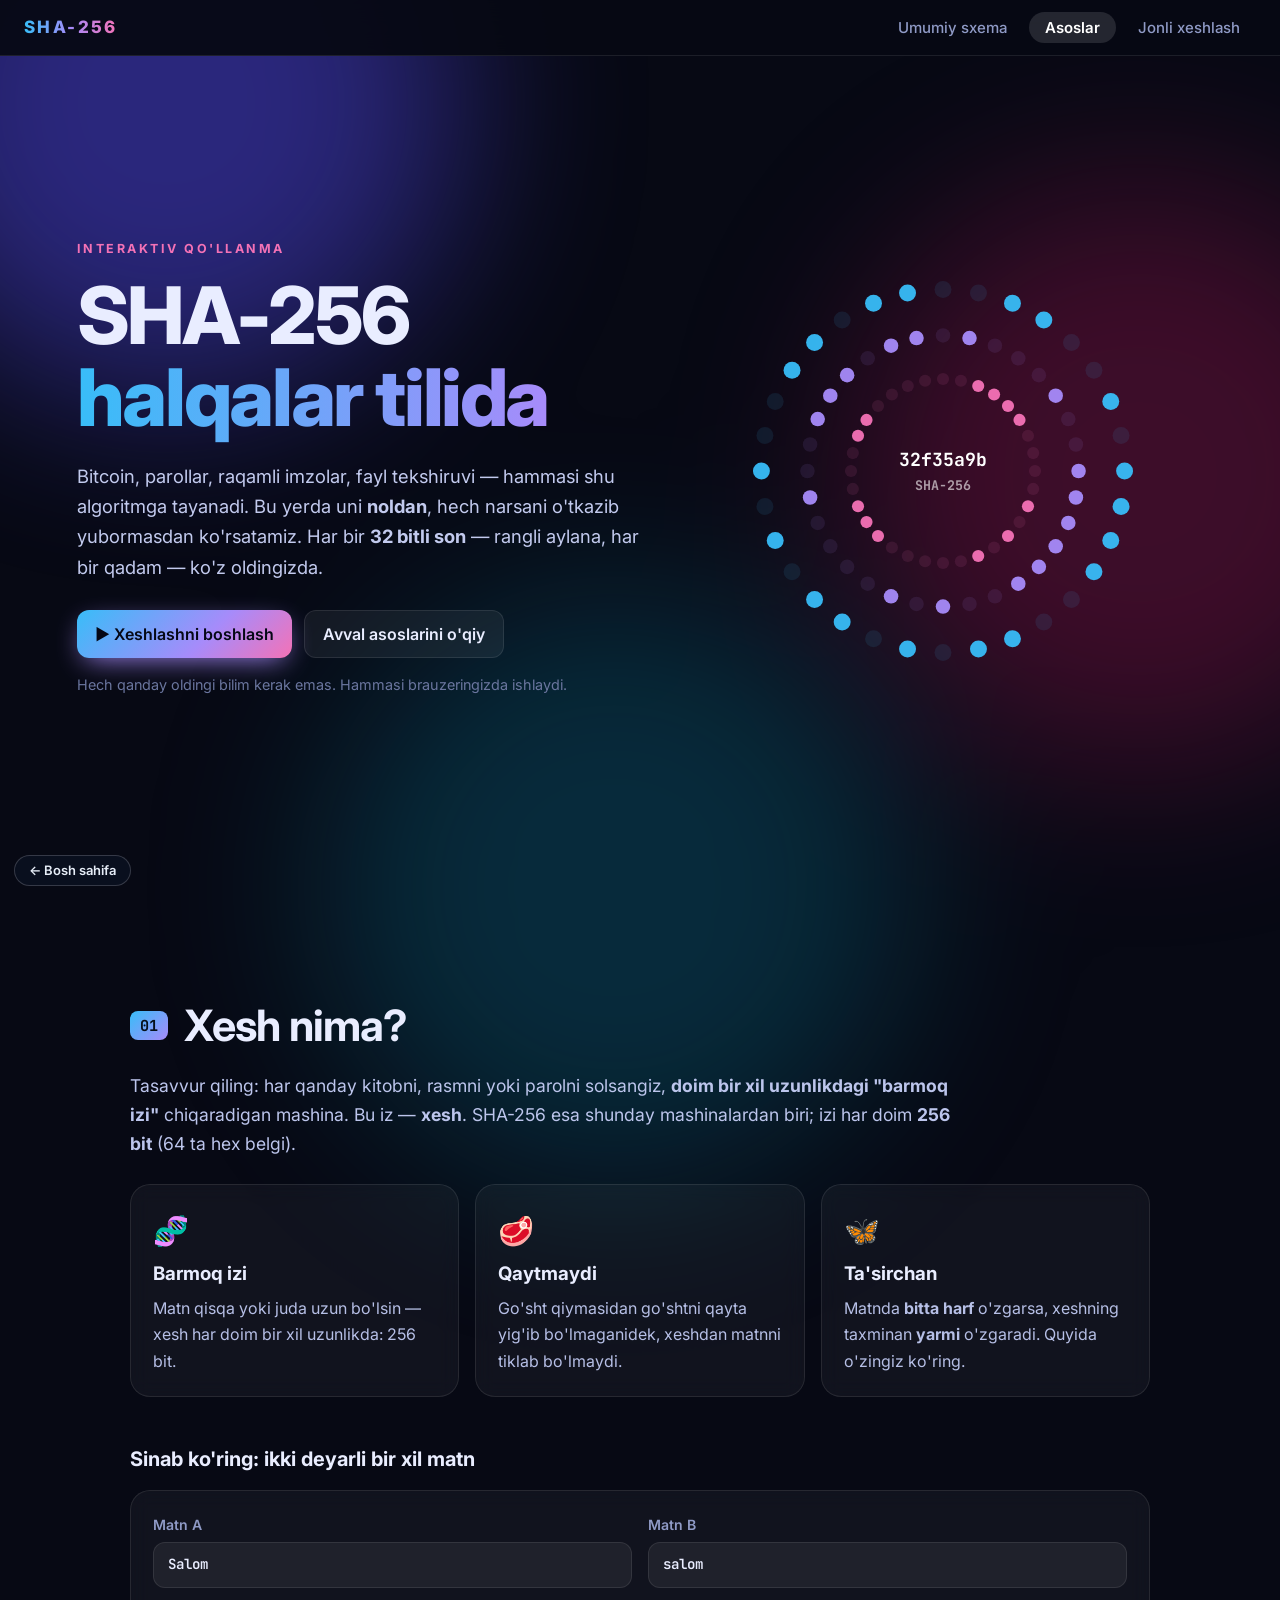
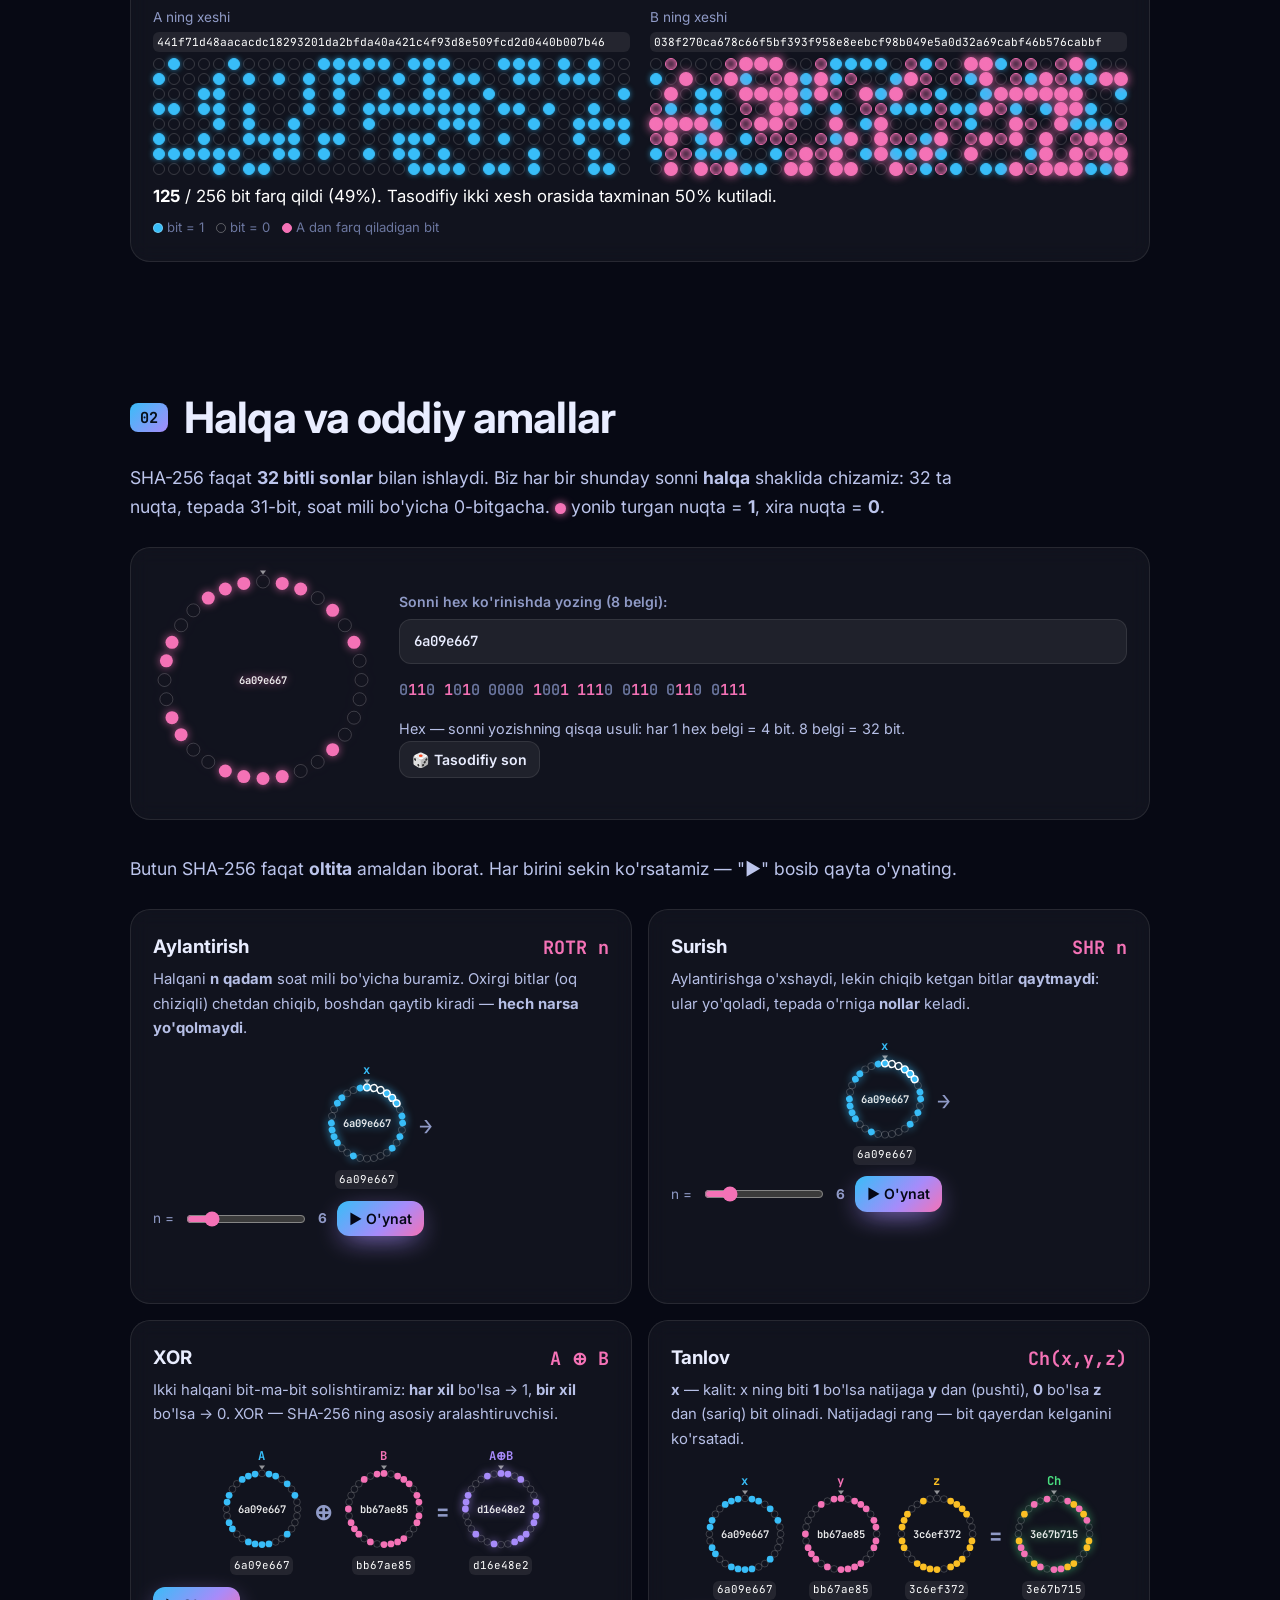
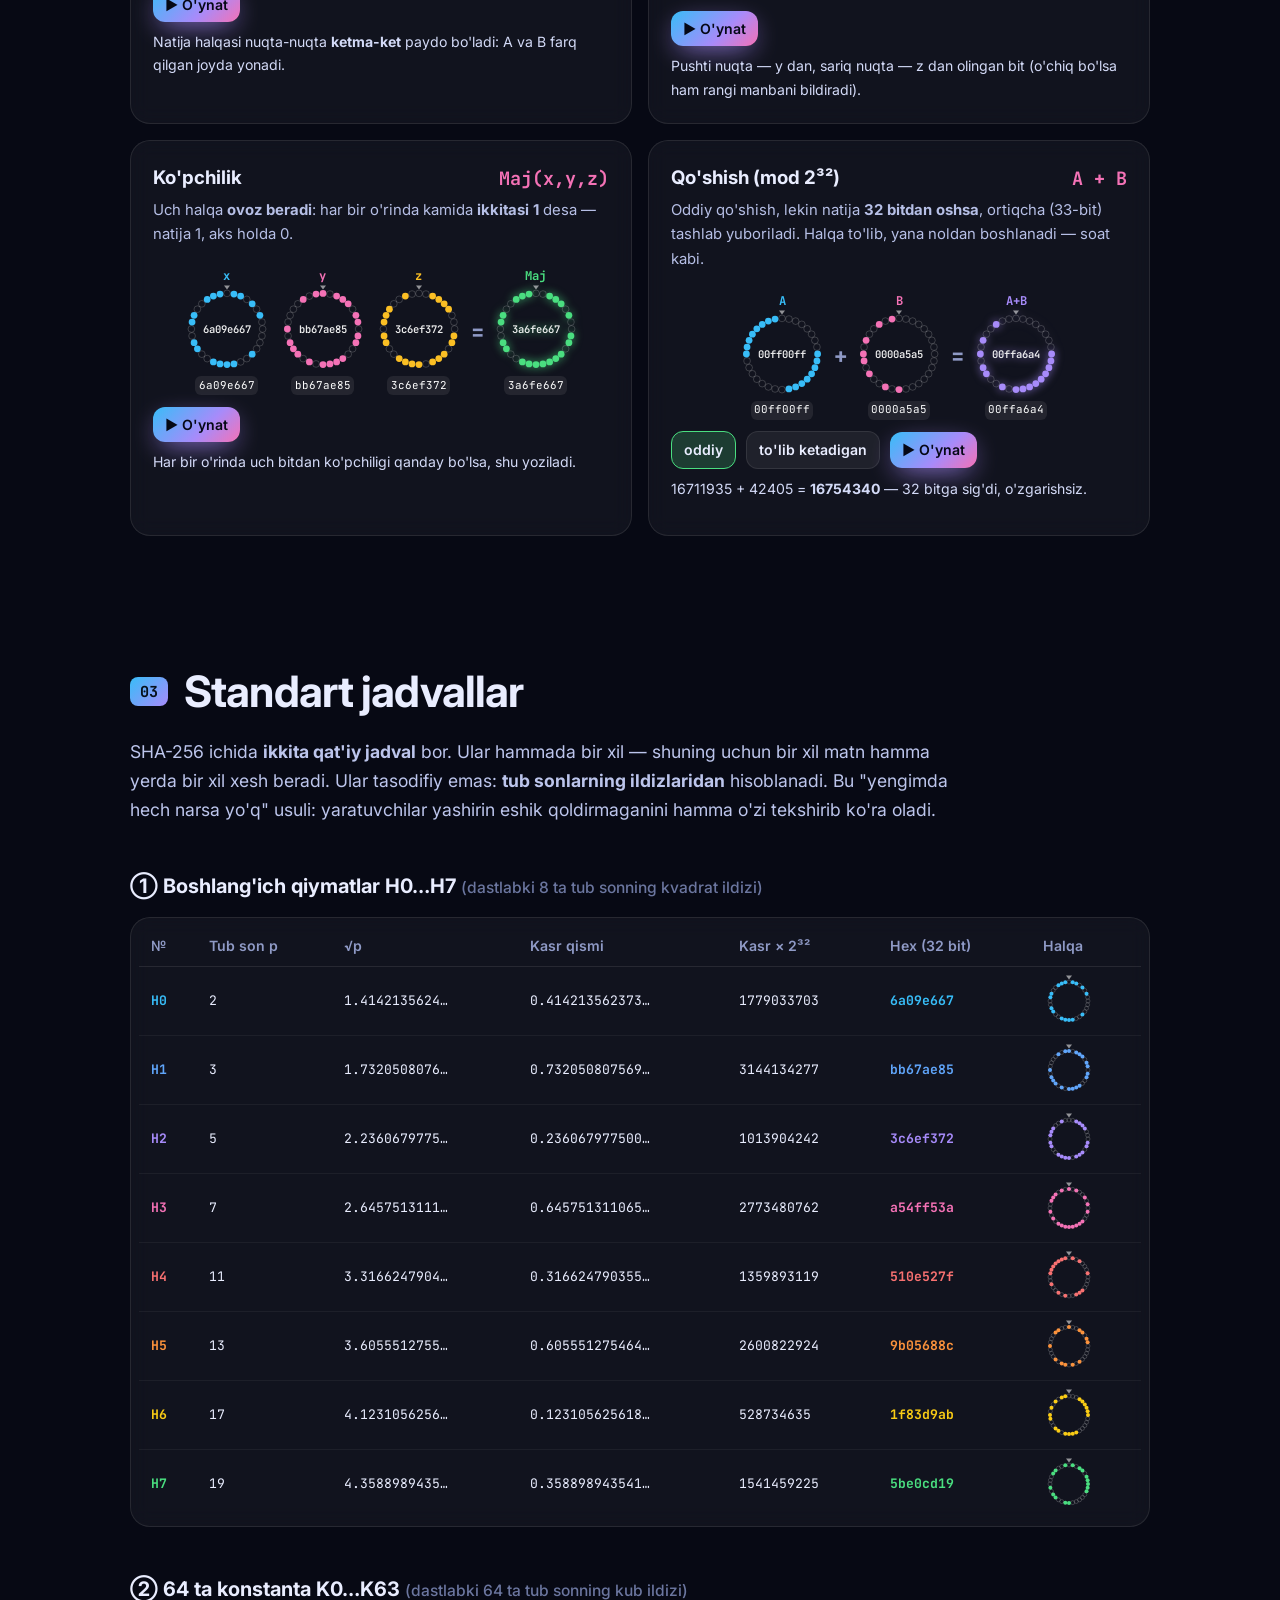
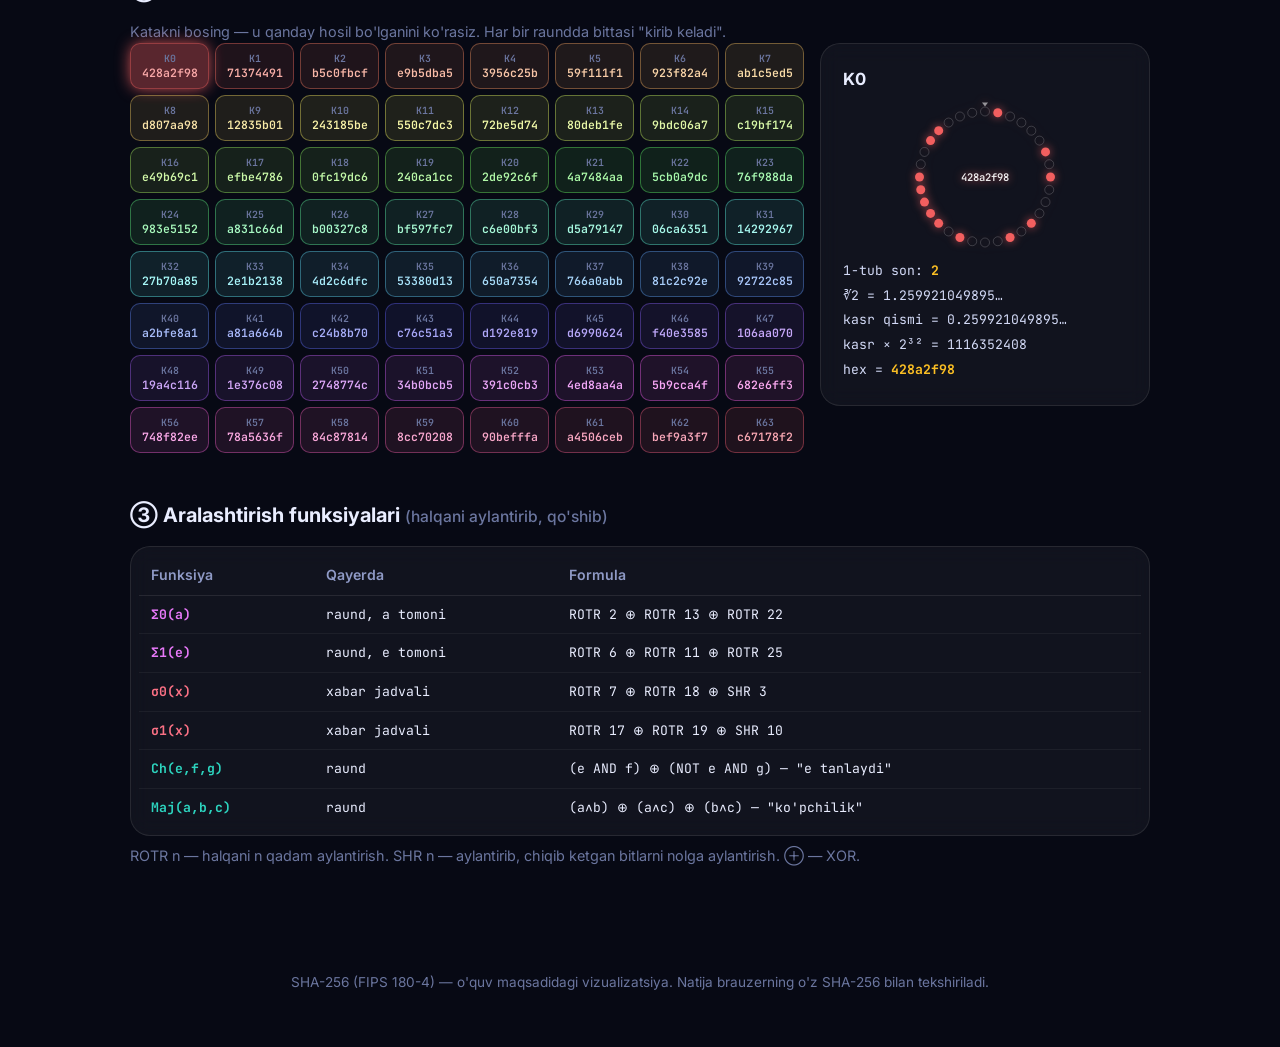
<file: sha256/learn.html>
<!doctype html>
<html lang="uz">
<head>
<meta charset="utf-8">
<meta name="viewport" content="width=device-width, initial-scale=1">
<title>SHA-256 — asoslar</title>
<meta name="description" content="SHA-256 xesh algoritmi har bir bitigacha, rangli aylanuvchi halqalar bilan vizual tushuntirilgan interaktiv qo'llanma.">
<link rel="icon" href="data:image/svg+xml,%3Csvg xmlns='http://www.w3.org/2000/svg' viewBox='0 0 32 32'%3E%3Crect width='32' height='32' rx='8' fill='%230b1020'/%3E%3Ccircle cx='16' cy='16' r='9' stroke='%23f472b6' stroke-width='3' fill='none' stroke-dasharray='4 3'/%3E%3C/svg%3E">
<link rel="preconnect" href="https://fonts.googleapis.com">
<link rel="preconnect" href="https://fonts.gstatic.com" crossorigin>
<link href="https://fonts.googleapis.com/css2?family=Inter:wght@400;500;600;700;800&family=JetBrains+Mono:wght@400;600;700&display=swap" rel="stylesheet">
<link rel="stylesheet" href="style.css">
<link rel="stylesheet" href="header.css">

</head>
<body>
<script src="header.js"></script>

<div class="aurora" aria-hidden="true"><i></i><i></i><i></i></div>


<header id="top" class="hero">
  <div class="hero-text">
    <p class="eyebrow">Interaktiv qo'llanma</p>
    <h1>SHA-256<br><span class="grad">halqalar tilida</span></h1>
    <p class="lead">Bitcoin, parollar, raqamli imzolar, fayl tekshiruvi — hammasi shu algoritmga tayanadi. Bu yerda uni <b>noldan</b>, hech narsani o'tkazib yubormasdan ko'rsatamiz. Har bir <b>32 bitli son</b> — rangli aylana, har bir qadam — ko'z oldingizda.</p>
    <div class="hero-btns">
      <a href="player.html" class="btn primary">▶ Xeshlashni boshlash</a>
      <a href="#nima" class="btn ghost">Avval asoslarini o'qiy</a>
    </div>
    <p class="note">Hech qanday oldingi bilim kerak emas. Hammasi brauzeringizda ishlaydi.</p>
  </div>
  <div class="hero-art" id="heroArt" aria-hidden="true"></div>
</header>

<main>
<section id="nima" class="sec reveal">
  <div class="sec-head"><span class="num">01</span><h2>Xesh nima?</h2></div>
  <p class="sec-lead">Tasavvur qiling: har qanday kitobni, rasmni yoki parolni solsangiz, <b>doim bir xil uzunlikdagi "barmoq izi"</b> chiqaradigan mashina. Bu iz — <b>xesh</b>. SHA-256 esa shunday mashinalardan biri; izi har doim <b>256 bit</b> (64 ta hex belgi).</p>

  <div class="cards three">
    <div class="card"><div class="ico">🧬</div><h3>Barmoq izi</h3><p>Matn qisqa yoki juda uzun bo'lsin — xesh har doim bir xil uzunlikda: 256 bit.</p></div>
    <div class="card"><div class="ico">🥩</div><h3>Qaytmaydi</h3><p>Go'sht qiymasidan go'shtni qayta yig'ib bo'lmaganidek, xeshdan matnni tiklab bo'lmaydi.</p></div>
    <div class="card"><div class="ico">🦋</div><h3>Ta'sirchan</h3><p>Matnda <b>bitta harf</b> o'zgarsa, xeshning taxminan <b>yarmi</b> o'zgaradi. Quyida o'zingiz ko'ring.</p></div>
  </div>

  <h3 class="sub-h">Sinab ko'ring: ikki deyarli bir xil matn</h3>
  <div class="aval card">
    <div class="aval-in">
      <label>Matn A <input id="avA" value="Salom" maxlength="60" spellcheck="false"></label>
      <label>Matn B <input id="avB" value="salom" maxlength="60" spellcheck="false"></label>
    </div>
    <div class="aval-grids">
      <div><div class="gl">A ning xeshi <code id="avHexA"></code></div><div class="bitgrid" id="gridA"></div></div>
      <div><div class="gl">B ning xeshi <code id="avHexB"></code></div><div class="bitgrid" id="gridB"></div></div>
    </div>
    <p class="aval-res" id="avRes"></p>
    <p class="legend"><i class="lg one"></i> bit = 1 &nbsp; <i class="lg zero"></i> bit = 0 &nbsp; <i class="lg diff"></i> A dan farq qiladigan bit</p>
  </div>
</section>

<section id="bitlar" class="sec reveal">
  <div class="sec-head"><span class="num">02</span><h2>Halqa va oddiy amallar</h2></div>
  <p class="sec-lead">SHA-256 faqat <b>32 bitli sonlar</b> bilan ishlaydi. Biz har bir shunday sonni <b>halqa</b> shaklida chizamiz: 32 ta nuqta, tepada 31-bit, soat mili bo'yicha 0-bitgacha. <span class="on-dot"></span> yonib turgan nuqta = <b>1</b>, xira nuqta = <b>0</b>.</p>

  <div class="ringdemo card">
    <div class="rd-ring" id="rdRing"></div>
    <div class="rd-info">
      <label>Sonni hex ko'rinishda yozing (8 belgi):
        <input id="rdHex" value="6a09e667" maxlength="8" spellcheck="false"></label>
      <div class="rd-bits" id="rdBits"></div>
      <p class="muted">Hex — sonni yozishning qisqa usuli: har 1 hex belgi = 4 bit. 8 belgi = 32 bit.</p>
      <button class="btn sm" id="rdRand">🎲 Tasodifiy son</button>
    </div>
  </div>

  <p class="sec-lead" style="margin-top:34px">Butun SHA-256 faqat <b>oltita</b> amaldan iborat. Har birini sekin ko'rsatamiz — "▶" bosib qayta o'ynating.</p>
  <div class="opgrid" id="opgrid"></div>
</section>

<section id="jadvallar" class="sec reveal">
  <div class="sec-head"><span class="num">03</span><h2>Standart jadvallar</h2></div>
  <p class="sec-lead">SHA-256 ichida <b>ikkita qat'iy jadval</b> bor. Ular hammada bir xil — shuning uchun bir xil matn hamma yerda bir xil xesh beradi. Ular tasodifiy emas: <b>tub sonlarning ildizlaridan</b> hisoblanadi. Bu "yengimda hech narsa yo'q" usuli: yaratuvchilar yashirin eshik qoldirmaganini hamma o'zi tekshirib ko'ra oladi.</p>

  <h3 class="sub-h">① Boshlang'ich qiymatlar H0…H7 <small>(dastlabki 8 ta tub sonning kvadrat ildizi)</small></h3>
  <div class="card tablecard"><div class="tscroll"><table class="tbl" id="tblH"></table></div></div>

  <h3 class="sub-h">② 64 ta konstanta K0…K63 <small>(dastlabki 64 ta tub sonning kub ildizi)</small></h3>
  <p class="muted">Katakni bosing — u qanday hosil bo'lganini ko'rasiz. Har bir raundda bittasi "kirib keladi".</p>
  <div class="kwrap">
    <div class="kgrid" id="kgrid"></div>
    <div class="kinfo card" id="kinfo"></div>
  </div>

  <h3 class="sub-h">③ Aralashtirish funksiyalari <small>(halqani aylantirib, qo'shib)</small></h3>
  <div class="card tablecard"><div class="tscroll"><table class="tbl" id="tblSig"></table></div></div>
  <p class="muted">ROTR n — halqani n qadam aylantirish. SHR n — aylantirib, chiqib ketgan bitlarni nolga aylantirish. ⊕ — XOR.</p>
</section>

</main>

<footer class="foot">
  <p>SHA-256 (FIPS 180-4) — o'quv maqsadidagi vizualizatsiya. Natija brauzerning o'z SHA-256 bilan tekshiriladi.</p>
</footer>

<script type="module" src="learn.js"></script>
<script src="../home-link.js"></script>
</body>
</html>
</file>
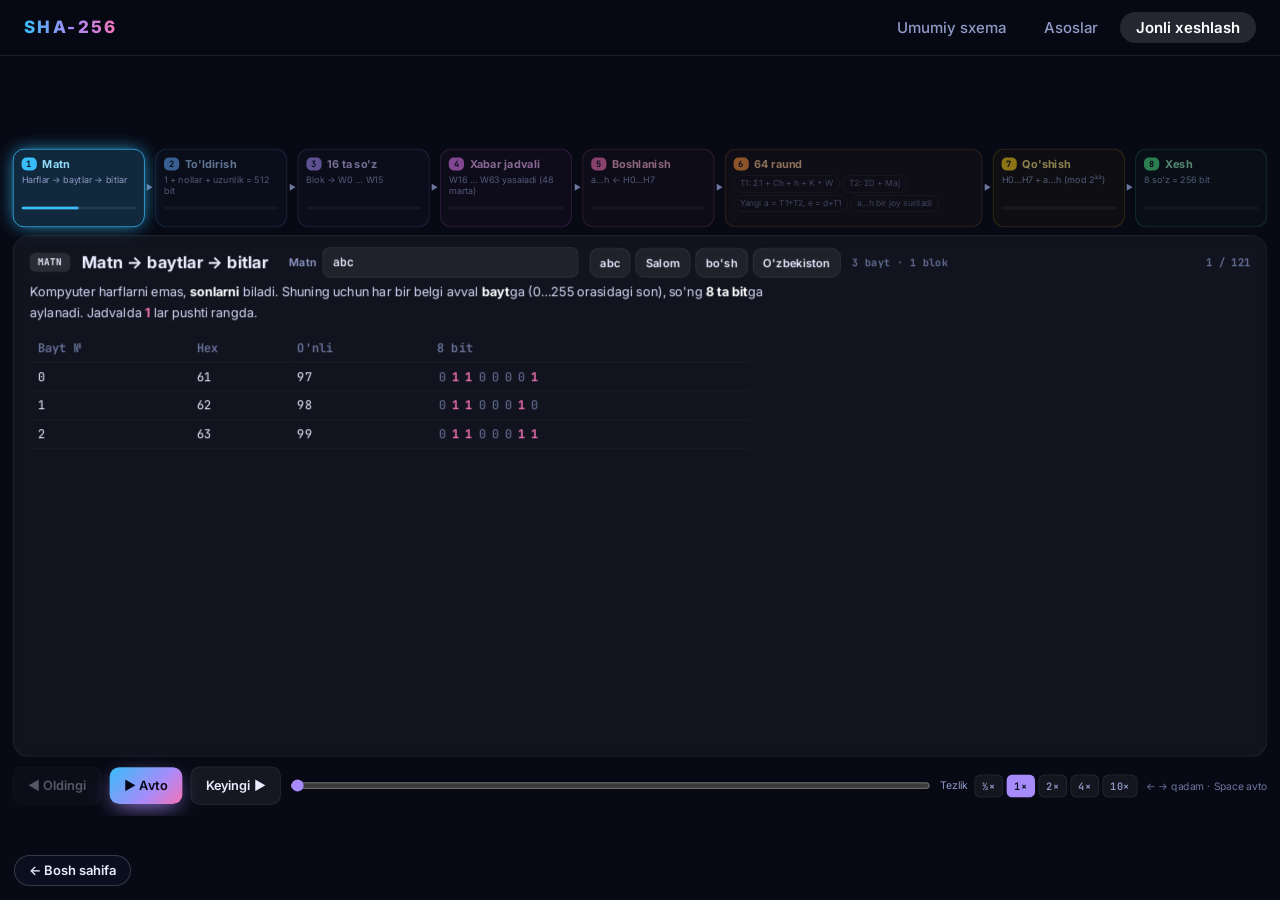
<file: sha256/player.html>
<!doctype html>
<html lang="uz">
<head>
<meta charset="utf-8">
<meta name="viewport" content="width=device-width, initial-scale=1">
<title>SHA-256 — jonli xeshlash</title>
<meta name="description" content="SHA-256 ni o'z matningiz bilan qadamma-qadam ishlatib ko'ring: 64 raund, rangli halqalar.">
<link rel="icon" href="data:image/svg+xml,%3Csvg xmlns='http://www.w3.org/2000/svg' viewBox='0 0 32 32'%3E%3Crect width='32' height='32' rx='8' fill='%230b1020'/%3E%3Ccircle cx='16' cy='16' r='9' stroke='%23f472b6' stroke-width='3' fill='none' stroke-dasharray='4 3'/%3E%3C/svg%3E">
<link rel="preconnect" href="https://fonts.googleapis.com">
<link rel="preconnect" href="https://fonts.gstatic.com" crossorigin>
<link href="https://fonts.googleapis.com/css2?family=Inter:wght@400;500;600;700;800&family=JetBrains+Mono:wght@400;600;700&display=swap" rel="stylesheet">
<link rel="stylesheet" href="style.css">
<link rel="stylesheet" href="header.css">
<link rel="stylesheet" href="fixed.css">
<link rel="stylesheet" href="player.css">
</head>
<body>
<script src="header.js"></script>

<div id="app">
  
  <div class="map strip" id="mapBig"></div>

  <section class="pstage card">
    <div class="st-head">
      <span class="badge" id="stBadge"></span>
      <h3 id="stTitle"></h3>
      <label class="msgl">Matn <input id="msg" value="abc" maxlength="150" spellcheck="false" autocomplete="off"></label>
      <div class="presets"><button class="btn sm" data-p="abc">abc</button><button class="btn sm" data-p="Salom">Salom</button><button class="btn sm" data-p="">bo'sh</button><button class="btn sm" data-p="O'zbekiston">O'zbekiston</button></div>
      <span class="muted" id="msgInfo"></span>
      <span class="counter" id="stCount"></span>
    </div>
    <p class="say" id="stSay"></p>
    <div class="viz" id="viz"></div>
  </section>

  <div class="controls">
    <button class="btn" id="bPrev" title="←">◀ Oldingi</button>
    <button class="btn primary" id="bPlay">▶ Avto</button>
    <button class="btn" id="bNext" title="→">Keyingi ▶</button>
    <input type="range" id="slider" min="0" max="0" value="0" aria-label="Qadam">
    <div class="speed" id="speed"><span>Tezlik</span>
      <button data-s="0.5">½×</button><button data-s="1" class="act">1×</button><button data-s="2">2×</button><button data-s="4">4×</button><button data-s="10">10×</button>
    </div>
    <span class="keys">← → qadam · Space avto</span>
  </div>
</div>
<script type="module" src="shell.js"></script>
<script type="module" src="player.js"></script>
<script src="../home-link.js"></script>
</body>
</html>
</file>
<file: style.css>
*{box-sizing:border-box}
:root{--bg:#0b0d14;--panel:#121624;--panel2:#181d2e;--text:#e7eaf3;--muted:#8d95ad;--acc:#7c8cff;--acc2:#38e1c4;--line:#252b40;--good:#2ecc8f;--bad:#ff5d6c;--head:'Inter',sans-serif;--radius:16px}
body{margin:0;font-family:'Inter',system-ui,sans-serif;background:var(--bg);color:var(--text);min-height:100vh;transition:background .4s}
a{color:inherit;text-decoration:none}
#app{max-width:1240px;margin:0 auto;padding:24px 16px 80px}

/* ===== Themes ===== */
body.theme-home{background:radial-gradient(1200px 600px at 20% -10%,#24206b55,transparent),radial-gradient(900px 500px at 100% 20%,#0f6b5c44,transparent),#08090f}
body.theme-ecdsa{--bg:#060b18;--panel:#0b1428;--panel2:#0f1b36;--text:#dbe7ff;--muted:#7f92b8;--acc:#29b6ff;--acc2:#7cf3ff;--line:#1b2b4f;
  background:linear-gradient(#060b18cc,#060b18),repeating-linear-gradient(0deg,#29b6ff0d 0 1px,transparent 1px 32px),repeating-linear-gradient(90deg,#29b6ff0d 0 1px,transparent 1px 32px),#060b18}
body.theme-gost{--bg:#f5efe3;--panel:#fffaf0;--panel2:#f3e9d6;--text:#2b1a12;--muted:#7b6253;--acc:#8b1a1a;--acc2:#b8892b;--line:#e2d3b5;--good:#1f7a4a;--bad:#a31d1d;--head:'Playfair Display',serif;--radius:6px;
  background:radial-gradient(900px 400px at 50% -100px,#e9d9b4,transparent),#f5efe3}
body.theme-elgamal{--bg:#04110c;--panel:#081d15;--panel2:#0c271c;--text:#d8f5e6;--muted:#79a891;--acc:#3ddc84;--acc2:#c6ff5e;--line:#164030;--radius:12px;
  background:radial-gradient(800px 500px at 90% 0,#0e4a3255,transparent),#04110c}

/* ===== Home ===== */
.hero{text-align:center;padding:64px 0 40px}
.eyebrow{letter-spacing:.3em;text-transform:uppercase;font-size:12px;color:#8f9cff}
.hero h1{font-size:clamp(40px,7vw,76px);margin:12px 0;font-weight:800;letter-spacing:-.03em;background:linear-gradient(90deg,#fff,#a9b4ff 50%,#59f0d0);-webkit-background-clip:text;background-clip:text;color:transparent}
.hero p{max-width:680px;margin:0 auto;color:#9aa3bd;line-height:1.6;font-size:17px}
.cards{display:grid;grid-template-columns:repeat(auto-fit,minmax(300px,1fr));gap:22px;margin-top:20px}
.card{position:relative;padding:30px 28px;border-radius:22px;overflow:hidden;border:1px solid #ffffff14;transition:transform .25s,box-shadow .25s;display:flex;flex-direction:column;gap:8px;min-height:360px}
.card:hover{transform:translateY(-6px)}
.card h2{margin:4px 0 0;font-size:28px}
.card p{color:inherit;opacity:.75;line-height:1.55;flex:1}
.card-ico svg{width:52px;height:52px}
.card-tag{font-size:12px;letter-spacing:.12em;text-transform:uppercase;opacity:.7}
.card-full{font-size:14px;opacity:.85}
.card-go{font-weight:600}
.card-ecdsa{background:linear-gradient(160deg,#0b1d3f,#06101f);color:#cfe6ff}.card-ecdsa .card-ico,.card-ecdsa .card-go{color:#29b6ff}.card-ecdsa:hover{box-shadow:0 20px 60px #29b6ff33}
.card-gost{background:linear-gradient(160deg,#fffaf0,#efe2c6);color:#2b1a12}.card-gost h2{font-family:'Playfair Display',serif;color:#8b1a1a}.card-gost .card-ico,.card-gost .card-go{color:#8b1a1a}.card-gost:hover{box-shadow:0 20px 60px #b8892b44}
.card-elgamal{background:linear-gradient(160deg,#0a2a1d,#04130d);color:#d0f5e2}.card-elgamal .card-ico,.card-elgamal .card-go{color:#3ddc84}.card-elgamal h2{font-family:'JetBrains Mono',monospace}.card-elgamal:hover{box-shadow:0 20px 60px #3ddc8433}
.foot{text-align:center;color:#5c6580;margin-top:50px;font-family:'JetBrains Mono',monospace;font-size:13px}

/* ===== Module ===== */
.top{display:flex;justify-content:space-between;align-items:center;margin-bottom:20px}
.back{padding:8px 14px;border:1px solid var(--line);border-radius:999px;color:var(--muted);font-size:14px}
.back:hover{color:var(--acc);border-color:var(--acc)}
.crumb{color:var(--muted);font-size:12px;letter-spacing:.12em;text-transform:uppercase}
.mhead{display:flex;gap:18px;align-items:center;margin-bottom:24px}
.mico{width:64px;height:64px;border-radius:var(--radius);display:grid;place-items:center;background:var(--panel2);color:var(--acc);border:1px solid var(--line)}
.mico svg{width:38px;height:38px}
.mhead h1{margin:0;font-family:var(--head);font-size:clamp(26px,4vw,40px);color:var(--acc)}
.mhead p{margin:4px 0 0;color:var(--muted)}
.theme-ecdsa .mhead h1{background:linear-gradient(90deg,#29b6ff,#7cf3ff);-webkit-background-clip:text;background-clip:text;color:transparent}
.theme-elgamal .mhead h1{font-family:'JetBrains Mono',monospace}
.theme-gost .mhead{border-bottom:3px double var(--acc2);padding-bottom:18px}

.panel{background:var(--panel);border:1px solid var(--line);border-radius:var(--radius);padding:20px}
.panel h3{margin:0 0 14px;font-family:var(--head)}
.grid{display:grid;grid-template-columns:repeat(auto-fill,minmax(150px,1fr));gap:12px}
.fld span{display:block;font-size:12px;color:var(--muted);margin-bottom:6px}
.fld input{width:100%;padding:10px 12px;border-radius:calc(var(--radius)/2);border:1px solid var(--line);background:var(--panel2);color:var(--text);font:600 15px 'JetBrains Mono',monospace;outline:none}
.fld input:focus{border-color:var(--acc);box-shadow:0 0 0 3px color-mix(in srgb,var(--acc) 25%,transparent)}
.actions{display:flex;justify-content:space-between;align-items:center;gap:12px;margin-top:16px;flex-wrap:wrap}
.btn{background:var(--acc);color:var(--bg);border:0;padding:11px 22px;border-radius:999px;font-weight:700;cursor:pointer;font-size:15px}
.theme-gost .btn{color:#fffaf0;border-radius:4px}
.btn:disabled{opacity:.35;cursor:default}
.btn.ghost{background:transparent;color:var(--text);border:1px solid var(--line)}
.modes{display:flex;background:var(--panel2);border-radius:999px;padding:4px;border:1px solid var(--line)}
.seg{background:none;border:0;color:var(--muted);padding:7px 14px;border-radius:999px;cursor:pointer;font-weight:600}
.seg.on{background:var(--acc);color:var(--bg)}
.theme-gost .seg.on{color:#fff}
.err{color:var(--bad);margin-top:10px;font-weight:600}

.layout{display:grid;grid-template-columns:260px 1fr;gap:22px;margin-top:22px;align-items:start}
.toc{position:sticky;top:16px;background:var(--panel);border:1px solid var(--line);border-radius:var(--radius);padding:10px;display:flex;flex-direction:column;gap:2px;max-height:calc(100vh - 32px);overflow:auto}
.toc a{display:flex;gap:10px;align-items:center;padding:9px 10px;border-radius:calc(var(--radius)/2);cursor:pointer;font-size:13.5px;color:var(--muted);line-height:1.3}
.toc a span{flex:none;width:24px;height:24px;border-radius:50%;display:grid;place-items:center;border:1px solid var(--line);font-size:12px;font-weight:700}
.toc a:hover{background:var(--panel2)}
.toc a.on{background:var(--panel2);color:var(--text)}
.toc a.on span{background:var(--acc);color:var(--bg);border-color:var(--acc)}
.toc a.done span{border-color:var(--acc);color:var(--acc)}
.steps{min-width:0;display:flex;flex-direction:column;gap:18px}
.step{background:var(--panel);border:1px solid var(--line);border-radius:var(--radius);overflow:hidden;animation:in .35s ease}
@keyframes in{from{opacity:0;transform:translateY(8px)}to{opacity:1}}
.shead{display:flex;gap:14px;align-items:center;padding:18px 20px;border-bottom:1px solid var(--line);background:var(--panel2)}
.snum{width:40px;height:40px;flex:none;border-radius:50%;display:grid;place-items:center;font-weight:800;background:var(--acc);color:var(--bg)}
.theme-gost .snum{border-radius:2px;color:#fff;font-family:'Playfair Display',serif}
.theme-elgamal .snum{border-radius:8px;font-family:'JetBrains Mono'}
.sphase{font-size:11px;letter-spacing:.14em;text-transform:uppercase;color:var(--acc2)}
.theme-gost .sphase{color:var(--acc2);font-weight:700}
.shead h2{margin:2px 0 0;font-size:19px;font-family:var(--head)}
.sbody{padding:18px 20px;line-height:1.6;overflow-x:auto}
.sub{color:var(--muted);margin:12px 0 6px;font-size:14px}
.f{font-family:'JetBrains Mono',monospace;font-size:14px;padding:4px 0;word-break:break-word}
.f.big{font-size:20px;color:var(--acc);padding:8px 0}
.f b,.res b{color:var(--acc)}
.res{margin:8px 0;padding:10px 14px;background:color-mix(in srgb,var(--acc) 12%,transparent);border-left:3px solid var(--acc);border-radius:6px;font-family:'JetBrains Mono',monospace;font-size:14px}
.warn{color:#e3a33b;font-size:14px}
table.mini{border-collapse:collapse;font-family:'JetBrains Mono',monospace;font-size:13px;margin:6px 0;width:auto}
table.mini th,table.mini td{border:1px solid var(--line);padding:5px 10px;text-align:left;white-space:nowrap}
table.mini th{background:var(--panel2);color:var(--muted);font-weight:600}
table.pts tr.no td{opacity:.45}
table.pts tr.ok td:last-child{color:var(--acc);font-weight:600}
.scroll{max-height:340px;overflow:auto;border-radius:8px}
details{border:1px solid var(--line);border-radius:10px;margin:8px 0;background:color-mix(in srgb,var(--panel2) 60%,transparent)}
details>summary{cursor:pointer;padding:9px 12px;font-family:'JetBrains Mono',monospace;font-size:13.5px;list-style:none}
details>summary::before{content:'▸ ';color:var(--acc)}
details[open]>summary::before{content:'▾ '}
details>*:not(summary){margin-left:14px;margin-right:12px}
details[open]{padding-bottom:8px}
.chips{display:flex;flex-wrap:wrap;gap:6px}
.chip{font-family:'JetBrains Mono',monospace;font-size:12px;padding:4px 9px;border-radius:999px;background:var(--panel2);border:1px solid var(--line)}
.chip.inf{background:var(--acc);color:var(--bg);font-weight:700}
.keys{display:flex;gap:12px;flex-wrap:wrap;margin-top:12px}
.keys div{flex:1;min-width:180px;padding:14px;border-radius:var(--radius);border:1px dashed var(--acc);font-family:'JetBrains Mono',monospace;font-size:18px;font-weight:700}
.keys span{display:block;font:500 11px 'Inter';letter-spacing:.14em;text-transform:uppercase;color:var(--muted);margin-bottom:4px}
.sig{margin-top:12px;font-size:22px;font-family:'JetBrains Mono',monospace;padding:16px;text-align:center;border-radius:var(--radius);background:var(--panel2);border:1px solid var(--acc)}
.theme-gost .sig{border:3px double var(--acc);font-family:'Playfair Display',serif}
.verdict{margin:14px 0;padding:18px;border-radius:var(--radius);font-size:20px;font-weight:800;text-align:center}
.verdict.good{background:color-mix(in srgb,var(--good) 18%,transparent);color:var(--good);border:1px solid var(--good)}
.verdict.bad{background:color-mix(in srgb,var(--bad) 18%,transparent);color:var(--bad);border:1px solid var(--bad)}
.plot{width:100%;max-width:420px;display:block;margin:6px 0}
.pbg{fill:var(--panel2);stroke:var(--line)}
.pin{fill:var(--acc)}.pout{fill:var(--muted);opacity:.4}
.pG{fill:none;stroke:var(--acc2);stroke-width:2.5}
.pt{fill:var(--muted);font-size:10px;font-family:'JetBrains Mono'}
.map{display:grid;grid-template-columns:repeat(auto-fill,minmax(92px,1fr));gap:8px}
.cell{border:1px solid var(--line);border-radius:10px;padding:8px;text-align:center;background:var(--panel2);font-family:'JetBrains Mono',monospace}
.cell b{display:block;font-size:22px;color:var(--acc)}
.cell i{display:block;font-size:11px;color:var(--muted);font-style:normal}
.cell span{font-size:12.5px}
.cell.use{border-color:var(--acc2);box-shadow:0 0 0 1px var(--acc2) inset}
.ct{font-family:'JetBrains Mono',monospace;font-size:13px;padding:12px;background:#000a;border-radius:8px;color:var(--acc2);word-break:break-all}
.theme-gost .ct{background:var(--panel2);color:var(--acc)}
.pager{position:sticky;bottom:14px;display:flex;justify-content:center;align-items:center;gap:16px;margin-top:20px}
.pager:not(:empty){background:color-mix(in srgb,var(--panel) 90%,transparent);backdrop-filter:blur(8px);border:1px solid var(--line);border-radius:999px;padding:8px;width:fit-content;margin-left:auto;margin-right:auto}
.pager span{font-family:'JetBrains Mono';color:var(--muted)}
@media (max-width:860px){.layout{grid-template-columns:1fr}.toc{position:static;flex-direction:row;overflow-x:auto;max-height:none}.toc a{flex:none}}

/* ===== Qat'iy ramka (fixed frame) ===== */
body:not(.theme-home){height:100vh;overflow:hidden}
body:not(.theme-home) #app{height:100vh;padding:14px;max-width:1400px}
.frame{height:100%;display:flex;flex-direction:column;gap:12px;border:1px solid var(--line);border-radius:calc(var(--radius) + 6px);background:color-mix(in srgb,var(--panel) 55%,transparent);padding:14px;overflow:hidden;box-shadow:0 20px 60px #0005}
.theme-gost .frame{border:3px double var(--acc2);box-shadow:0 10px 40px #8b1a1a22}
.frame>*{flex:none}
.frame .top{margin:0;gap:14px}
.frame .mhead{margin:0;flex:1;min-width:0;border:0;padding:0;gap:12px}
.frame .mico{width:44px;height:44px}.frame .mico svg{width:26px;height:26px}
.frame .mhead h1{font-size:22px;white-space:nowrap;overflow:hidden;text-overflow:ellipsis}
.frame .mhead p{font-size:13px;margin:0;white-space:nowrap;overflow:hidden;text-overflow:ellipsis}
.params{display:flex;gap:12px;align-items:flex-end;background:var(--panel);border:1px solid var(--line);border-radius:var(--radius);padding:10px 12px}
.params .grid{flex:1;grid-template-columns:repeat(auto-fit,minmax(110px,1fr));gap:8px}
.params .fld input{padding:7px 10px;font-size:14px}
.params .fld span{margin-bottom:3px;font-size:11px}
.err:empty{display:none}.err{margin:0}
.frame .layout{flex:1;min-height:0;margin:0;grid-template-rows:100%}
.frame .toc{position:static;max-height:none;height:100%}
.frame .steps{height:100%;overflow-y:auto;overflow-x:hidden;scroll-behavior:smooth;padding-right:4px}
.bar{display:flex;align-items:center;justify-content:space-between;gap:12px;flex-wrap:wrap;border-top:1px solid var(--line);padding-top:10px}
.ctrl{display:flex;align-items:center;gap:8px}
.ctrl .btn{padding:9px 16px}
#count{font-family:'JetBrains Mono',monospace;color:var(--muted);min-width:60px;text-align:center}
.btn.play{min-width:120px}
.btn.play.on{background:var(--acc2)}
.speed{color:var(--muted);font-size:13px;display:flex;gap:6px;align-items:center}
.speed select{background:var(--panel2);color:var(--text);border:1px solid var(--line);border-radius:8px;padding:6px 8px}
.hid{display:none!important}
.pop{animation:pop .45s ease}
@keyframes pop{from{opacity:0;transform:translateX(-8px);background:color-mix(in srgb,var(--acc) 30%,transparent)}to{opacity:1}}
tr.pop{animation:fadein .4s}@keyframes fadein{from{opacity:0}}
@media (max-width:860px){
  .frame .layout{grid-template-columns:1fr;grid-template-rows:auto 1fr;display:grid}
  .frame .toc{height:auto;flex-direction:row;overflow-x:auto}
  .frame .crumb{display:none}
  .params{flex-direction:column;align-items:stretch}
  .params .grid{grid-template-columns:repeat(3,1fr)}
}
.frame .steps>.step{flex:none;overflow:visible}
.now{position:relative;outline:2px solid var(--acc2);outline-offset:2px;border-radius:6px;background:color-mix(in srgb,var(--acc2) 14%,transparent)!important}
.now::after{content:'◀ hozir';position:absolute;right:6px;top:50%;transform:translateY(-50%);font:700 11px 'Inter';color:var(--acc2);letter-spacing:.05em}
tr.now::after,details.now::after,.chip.now::after,.cell.now::after,svg.now::after{display:none}
.frame .scroll{max-height:none;overflow:visible}

/* ===== Jarayon quvuri (pipeline) + umumiy timeline ===== */
.frame .top .modes{flex:none}
.pipe{display:flex;align-items:stretch;gap:4px;overflow-x:auto;padding:2px 2px 6px;scrollbar-width:thin}
.pipe s{text-decoration:none;color:var(--muted);align-self:center;font-size:11px;flex:none}
.pipe a{flex:1 0 140px;max-width:220px;position:relative;padding:9px 11px 12px;border:1px solid var(--line);border-radius:calc(var(--radius)*.75);background:var(--panel);cursor:pointer;overflow:hidden;transition:.25s}
.pipe a b{display:flex;gap:7px;align-items:flex-start;font-size:12.5px;font-weight:600;line-height:1.25;color:var(--muted)}
.pipe a b span{flex:none;width:19px;height:19px;border-radius:5px;display:grid;place-items:center;font-size:11px;background:var(--panel2);border:1px solid var(--line)}
.pipe a em{display:block;font-style:normal;font-size:10px;letter-spacing:.1em;text-transform:uppercase;color:var(--muted);opacity:.7;margin-top:4px;padding-left:26px}
.pipe a i{position:absolute;left:0;bottom:0;height:3px;width:0;background:var(--acc);transition:width .3s}
.pipe a.done b{color:var(--text)}.pipe a.done b span{background:var(--acc);color:var(--bg);border-color:var(--acc)}
.pipe a.on{border-color:var(--acc);box-shadow:inset 0 0 0 1px var(--acc);background:var(--panel2)}
.pipe a.on b{color:var(--text)}.pipe a.on b span{background:var(--acc2);color:var(--bg);border-color:var(--acc2)}
.theme-gost .pipe a.on b span,.theme-gost .pipe a.done b span{color:#fff}
.frame .steps{flex:1;min-height:0;height:auto}
.bar{flex-wrap:nowrap}
.scrub{flex:1;min-width:80px;accent-color:var(--acc)}
.speeds{display:flex;gap:4px;align-items:center;color:var(--muted);font-size:12.5px}
.sp{background:var(--panel2);color:var(--muted);border:1px solid var(--line);border-radius:7px;padding:5px 8px;cursor:pointer;font:600 12px 'JetBrains Mono',monospace}
.sp.on{background:var(--acc);color:var(--bg);border-color:var(--acc)}
.theme-gost .sp.on{color:#fff}
@media (max-width:860px){.bar{flex-wrap:wrap}.scrub{order:-1;flex-basis:100%}.frame .top{flex-wrap:wrap}.frame .top .mhead p{display:none}}
.ptog{display:none;background:var(--panel2);color:var(--text);border:1px solid var(--line);border-radius:999px;width:38px;height:38px;font-size:17px;cursor:pointer}
@media (max-width:860px){
  body:not(.theme-home) #app{padding:8px}
  .frame{padding:10px;gap:8px}
  .ptog{display:block}
  .params{display:none}.frame.showp .params{display:flex}
  .frame .top{gap:8px}.frame .top .back{padding:7px 10px;font-size:13px}
  .frame .mico{display:none}.frame .mhead h1{font-size:18px}
  .frame .top .modes{width:100%}.frame .top .modes .seg{flex:1}
  .pipe a{flex:0 0 118px;padding:6px 8px 8px}.pipe a em{display:none}.pipe a b{font-size:11.5px}
  .bar{gap:8px;padding-top:8px}.ctrl{flex:1}.ctrl .btn{padding:8px 10px;font-size:13px;flex:1}
  .btn.play{min-width:0}
  #count{font-size:12px;min-width:0}
  .sbody{padding:12px}.shead{padding:12px}
}

/* ===== 4-modul: Elliptik egri chiziqlar ===== */
body.theme-ecc{--bg:#0d0718;--panel:#160d29;--panel2:#1e1236;--text:#ece4ff;--muted:#a093c4;--acc:#b388ff;--acc2:#ffb547;--line:#33224f;--radius:18px;
  background:radial-gradient(700px 420px at 85% -5%,#6d3cff33,transparent),radial-gradient(600px 400px at 0% 100%,#ff9f1c1f,transparent),#0d0718}
.theme-ecc .mhead h1{background:linear-gradient(90deg,#b388ff,#ffb547);-webkit-background-clip:text;background-clip:text;color:transparent}
.card-ecc{background:linear-gradient(160deg,#25124a,#0f0820);color:#e6dcff}.card-ecc .card-ico,.card-ecc .card-go{color:#ffb547}.card-ecc h2{background:linear-gradient(90deg,#c9a6ff,#ffb547);-webkit-background-clip:text;background-clip:text;color:transparent}.card-ecc:hover{box-shadow:0 20px 60px #b388ff33}
.cards{grid-template-columns:repeat(auto-fit,minmax(250px,1fr))}
code{font-family:'JetBrains Mono',monospace;background:var(--panel2);border:1px solid var(--line);padding:1px 6px;border-radius:5px;color:var(--acc2);font-size:.92em}
.mk{fill:none;stroke-width:2.5}.mkt{font:700 12px 'JetBrains Mono',monospace}
.m1{stroke:#ffb547;fill:#ffb547;color:#ffb547}.m2{stroke:#4dd0e1;fill:#4dd0e1;color:#4dd0e1}.m3{stroke:#ff6b9d;fill:#ff6b9d;color:#ff6b9d}.m4{stroke:#7cff8a;fill:#7cff8a;color:#7cff8a}
circle.mk{fill:none}
.legend{display:flex;gap:14px;flex-wrap:wrap;font:600 13px 'JetBrains Mono',monospace;margin-top:4px}
.legend span{color:inherit}.legend .m1{color:#ffb547}.legend .m2{color:#4dd0e1}.legend .m3{color:#ff6b9d}.legend .m4{color:#7cff8a}
.err{line-height:1.5}
.pipe a b{display:-webkit-box;-webkit-line-clamp:2;-webkit-box-orient:vertical;overflow:hidden;padding-left:26px;position:relative}
.pipe a b span{position:absolute;left:0;top:0}

/* ===== 5-modul: DH va ECDH ===== */
body.theme-dh{--bg:#eef3f9;--panel:#ffffff;--panel2:#edf2f8;--text:#13233a;--muted:#5a6a82;--acc:#e0482f;--acc2:#0b8f84;--line:#d3dde9;--good:#0f7f55;--bad:#c42b25;--radius:14px;
  background:radial-gradient(760px 420px at -5% -10%,#ffd9cd,transparent),radial-gradient(760px 440px at 105% 0%,#c3efe8,transparent),#eef3f9}
.theme-dh .mhead h1{background:linear-gradient(90deg,#e0482f,#0b8f84);-webkit-background-clip:text;background-clip:text;color:transparent;font-weight:800}
.theme-dh .btn,.theme-dh .seg.on,.theme-dh .sp.on,.theme-dh .snum,.theme-dh .chip.inf,.theme-dh .pipe a.on b span,.theme-dh .pipe a.done b span{color:#fff}
.theme-dh .snum{background:linear-gradient(135deg,#e0482f,#0b8f84)}
.theme-dh .ct{background:var(--panel2);color:var(--acc)}
.theme-dh .warn{color:#a8580a}
.theme-dh .frame{box-shadow:0 18px 50px #13233a1c;background:#ffffffa8}
.theme-dh .now{background:#0b8f8414!important}
.card-dh{background:linear-gradient(160deg,#fff2ec 0%,#ffffff 50%,#e1f6f2 100%);color:#13233a}
.card-dh .card-ico{color:#e0482f}.card-dh .card-go{color:#0b8f84}
.card-dh h2{background:linear-gradient(90deg,#e0482f,#0b8f84);-webkit-background-clip:text;background-clip:text;color:transparent}
.card-dh:hover{box-shadow:0 20px 60px #e0482f40}
.cards{grid-template-columns:repeat(auto-fit,minmax(215px,1fr))}
.params .grid.dhgrid{display:flex;flex-direction:column;gap:6px}
.fgs{display:grid;grid-template-columns:5fr 6fr;gap:12px}
.fg{border:1px solid var(--line);border-radius:10px;padding:2px 10px 8px;margin:0;min-width:0}
.fg legend{font:700 11px 'Inter';letter-spacing:.12em;text-transform:uppercase;color:var(--acc2);padding:0 6px}
.fgg{display:grid;grid-template-columns:repeat(var(--c),minmax(0,1fr));gap:8px}
.fgg .fld span{white-space:nowrap;overflow:hidden;text-overflow:ellipsis}
@media (max-width:1100px){.fgs{grid-template-columns:1fr}}
@media (max-width:860px){.fgg{grid-template-columns:repeat(3,minmax(0,1fr))}}
.presets{display:flex;gap:6px;flex-wrap:wrap;align-items:center;font-size:12px;color:var(--muted)}
.pre{background:var(--panel2);color:var(--text);border:1px solid var(--line);border-radius:999px;padding:5px 12px;font:600 12px 'Inter';cursor:pointer}
.pre:hover{border-color:var(--acc)}.pre.on{background:var(--acc);border-color:var(--acc);color:#fff}
.xchg{display:grid;grid-template-columns:1fr minmax(170px,1.15fr) 1fr;gap:12px;align-items:stretch;margin:12px 0}
.xp{border:1px solid var(--line);border-radius:var(--radius);padding:12px 14px;background:var(--panel2);font:13.5px/1.5 'JetBrains Mono',monospace}
.xp h4{margin:0 0 8px;font:800 15px 'Inter';display:flex;align-items:center;gap:8px}
.xp h4 i{width:26px;height:26px;border-radius:50%;display:grid;place-items:center;color:#fff;font-style:normal;font-size:13px}
.xp p{margin:3px 0}.xp b{color:var(--acc)}
.xa{border-top:4px solid #e0482f}.xa h4 i{background:#e0482f}
.xb{border-top:4px solid #0b8f84}.xb h4 i{background:#0b8f84}
.xmal{border-top:4px solid #7c3aed;background:color-mix(in srgb,#7c3aed 7%,var(--panel2))}.xmal h4 i{background:#7c3aed}
.xm{display:flex;flex-direction:column;justify-content:center;gap:10px;text-align:center}
.arr{padding:8px 10px;border-radius:999px;border:1.5px dashed;font:700 14px 'JetBrains Mono',monospace;background:var(--panel)}
.arr.r{color:#e0482f;border-color:#e0482f}.arr.l{color:#0b8f84;border-color:#0b8f84}
.eve{font:500 12px 'Inter';color:var(--muted)}
.xchg.now::after{display:none}
@media (max-width:760px){.xchg{grid-template-columns:1fr}}
.theme-dh .btn.ghost{color:var(--text)}

/* ===== Bosh sahifa: plitkalar ===== */
body.theme-home{background:radial-gradient(900px 520px at 75% 10%,#2f6bff55,transparent),radial-gradient(800px 500px at 10% 90%,#00b3ff2e,transparent),repeating-linear-gradient(0deg,#ffffff08 0 1px,transparent 1px 48px),repeating-linear-gradient(90deg,#ffffff08 0 1px,transparent 1px 48px),linear-gradient(160deg,#0f3fa8,#082a78 55%,#061d55)}
.theme-home #app{max-width:none;padding:0 16px 24px;position:relative;overflow:hidden;min-height:100svh}
.hbar{display:flex;align-items:center;gap:22px;padding:28px 16px 0;color:#fff;position:relative;z-index:1}
.hlogo{font:300 34px 'Inter';letter-spacing:.06em}
.hsep{width:1px;height:44px;background:#ffffff55}
.hsub{font:500 17px 'Inter';opacity:.9}
.hcurve{position:absolute;right:-60px;bottom:-40px;width:640px;opacity:.12;pointer-events:none}
.hcurve path{fill:none;stroke:#fff;stroke-width:3}
.tiles{--s:min(220px,calc((100vw - 120px)/3),calc((100svh - 200px)/3));position:relative;z-index:1;display:grid;grid-template-columns:repeat(3,var(--s));grid-auto-rows:var(--s);gap:20px;justify-content:center;margin:clamp(24px,6vh,90px) auto 0}
.brand{display:flex;flex-direction:column;justify-content:center;align-items:center;text-align:center;color:#fff}
.brand b{font:900 clamp(34px,calc(var(--s)*.25),58px)/1 'Inter';letter-spacing:.01em}
.brand span{margin-top:12px;font:800 clamp(11px,calc(var(--s)*.064),15px)/1.35 'Inter';text-transform:uppercase;letter-spacing:.02em}
.tile{border-radius:2px;height:var(--s);display:flex;flex-direction:column;align-items:center;justify-content:space-between;padding:calc(var(--s)*.22) 12px calc(var(--s)*.085);color:#fff;text-align:center;transition:transform .2s,filter .2s,box-shadow .2s;min-width:0}
.tile:hover{transform:translateY(-4px);filter:brightness(1.08);box-shadow:0 18px 40px #0006}
.tile:focus-visible{outline:3px solid #fff;outline-offset:3px}
.tile-ico svg{width:calc(var(--s)*.34);height:calc(var(--s)*.34)}
.tile-ico svg [stroke-width]{stroke-width:2.2}
.tile h2{margin:0;font:700 clamp(10.5px,calc(var(--s)*.066),15px)/1.3 'Inter';text-transform:uppercase;letter-spacing:.01em;overflow-wrap:anywhere}
.tile-ecdsa{background:#1279d6}.tile-gost{background:#a3262a}.tile-elgamal{background:#1d8a62}.tile-ecc{background:#6f55c9}.tile-dh{background:#f0712b}.tile-aes{background:#0b8fa8}.tile-sha256{background:#c2336f}.tile-kuznechik{background:#5f8a12}
.theme-home .foot{position:relative;z-index:1;color:#ffffff99;margin-top:clamp(18px,5vh,56px)}
@media (max-width:820px){
  .tiles{--s:min(180px,calc((100vw - 56px)/3),calc((100svh - 330px)/3));grid-template-columns:repeat(3,var(--s));gap:12px;margin-top:clamp(14px,3vh,32px)}
  .brand{grid-column:1/-1;height:auto;padding:4px 0 8px}.brand b{font-size:44px}.brand span{margin-top:8px}
  .tile{padding:calc(var(--s)*.16) 6px calc(var(--s)*.08)}.tile:nth-child(9):last-child{grid-column:span 2}
  .hbar{gap:14px;padding-top:20px}.hlogo{font-size:26px}.hsep{height:34px}.hsub{font-size:14px}
  .hcurve{width:420px;right:-120px}
}
</file>
<file: aes/style.css>
:root{
  --bg:#070914;--bg2:#0c1020;--card:rgba(255,255,255,.045);--line:rgba(255,255,255,.09);
  --tx:#e9edff;--mu:#8f9ac6;--mu2:#6b769f;
  --keygen:#fb923c;--sub:#a78bfa;--shift:#22d3ee;--mix:#f472b6;--key:#fbbf24;--prep:#34d399;
  --mono:'JetBrains Mono',ui-monospace,Consolas,monospace;--sans:'Inter',system-ui,-apple-system,Segoe UI,sans-serif;
  --spd:1;
}
*{box-sizing:border-box}
html{scroll-behavior:smooth;scroll-padding-top:70px}
body{margin:0;background:var(--bg);color:var(--tx);font:16px/1.65 var(--sans);overflow-x:hidden;-webkit-font-smoothing:antialiased}
b{font-weight:700}
code{font-family:var(--mono);background:rgba(255,255,255,.08);padding:.08em .4em;border-radius:6px;font-size:.88em;color:#fff}
kbd{font-family:var(--mono);background:rgba(255,255,255,.1);border:1px solid var(--line);border-bottom-width:2px;border-radius:6px;padding:.05em .45em;font-size:.82em}
#bg{position:fixed;inset:0;z-index:-2;opacity:.55}
.aurora{position:fixed;inset:0;z-index:-1;pointer-events:none;filter:blur(90px);opacity:.55}
.aurora i{position:absolute;width:46vw;height:46vw;border-radius:50%;animation:drift 22s ease-in-out infinite alternate}
.aurora i:nth-child(1){background:#4f46e5;top:-15vw;left:-10vw}
.aurora i:nth-child(2){background:#0891b2;right:-12vw;top:20vh;animation-delay:-8s;opacity:.7}
.aurora i:nth-child(3){background:#be185d;bottom:-22vw;left:25vw;animation-delay:-14s;opacity:.5}
@keyframes drift{to{transform:translate(8vw,6vh) scale(1.15)}}

/* nav */
.top{position:fixed;top:0;left:0;right:0;z-index:50;display:flex;justify-content:space-between;align-items:center;padding:12px clamp(16px,4vw,48px);background:rgba(7,9,20,.6);backdrop-filter:blur(14px);border-bottom:1px solid var(--line)}
.logo{font-weight:800;letter-spacing:.14em;color:#fff;text-decoration:none}
.logo span{background:linear-gradient(90deg,var(--shift),var(--sub),var(--mix));-webkit-background-clip:text;background-clip:text;color:transparent}
.links{display:flex;gap:6px;align-items:center}
.links a{color:var(--mu);text-decoration:none;font-size:.9rem;padding:6px 12px;border-radius:99px;transition:.2s}
.links a:hover{color:#fff;background:rgba(255,255,255,.07)}
.links a.cta{background:linear-gradient(90deg,var(--shift),var(--sub));color:#06101a;font-weight:700}
@media(max-width:700px){.links a:not(.cta){display:none}}

/* buttons */
.btn{font:inherit;font-weight:600;border:1px solid var(--line);background:rgba(255,255,255,.06);color:var(--tx);padding:10px 18px;border-radius:12px;cursor:pointer;text-decoration:none;display:inline-flex;align-items:center;gap:8px;transition:transform .15s,background .2s,box-shadow .2s}
.btn:hover:not(:disabled){transform:translateY(-2px);background:rgba(255,255,255,.12)}
.btn:disabled{opacity:.35;cursor:not-allowed}
.btn.primary{background:linear-gradient(135deg,var(--shift),var(--sub) 60%,var(--mix));border:0;color:#050816;box-shadow:0 8px 28px -8px var(--sub)}
.btn.primary:hover:not(:disabled){background:linear-gradient(135deg,var(--shift),var(--sub) 60%,var(--mix));box-shadow:0 12px 34px -6px var(--sub)}
.btn.sm{padding:7px 14px;font-size:.9rem}
.btn.big{padding:14px 34px;font-size:1.08rem;border-radius:14px}
.btn.active{background:rgba(52,211,153,.2);border-color:var(--prep)}

/* hero */
.hero{min-height:100vh;display:grid;grid-template-columns:1.1fr .9fr;gap:40px;align-items:center;padding:110px clamp(16px,6vw,90px) 60px;max-width:1300px;margin:auto}
.eyebrow{color:var(--shift);font-weight:700;letter-spacing:.2em;text-transform:uppercase;font-size:.78rem;margin:0 0 14px}
h1{font-size:clamp(2.6rem,6.2vw,5rem);line-height:1.04;margin:0 0 22px;font-weight:800;letter-spacing:-.03em}
.grad{background:linear-gradient(90deg,var(--shift),var(--sub),var(--mix),var(--key));background-size:300% 100%;-webkit-background-clip:text;background-clip:text;color:transparent;animation:shine 8s linear infinite}
@keyframes shine{to{background-position:300% 0}}
.lead{font-size:1.15rem;color:#c2caee;max-width:34em}
.hero-btns{display:flex;gap:12px;flex-wrap:wrap;margin:28px 0 14px}
.note{color:var(--mu2);font-size:.9rem}
.hero-grid{--c:var(--shift);display:grid;grid-template-columns:repeat(4,1fr);gap:clamp(6px,1.2vw,12px);max-width:440px;justify-self:center;width:100%;perspective:800px}
.hero-grid[data-op=sub]{--c:var(--sub)}.hero-grid[data-op=shift]{--c:var(--shift)}.hero-grid[data-op=mix]{--c:var(--mix)}.hero-grid[data-op=key]{--c:var(--key)}
.hcell{aspect-ratio:1;display:grid;place-items:center;font:700 clamp(1rem,2.6vw,1.6rem) var(--mono);border-radius:16px;background:linear-gradient(145deg,rgba(255,255,255,.09),rgba(255,255,255,.02));border:1px solid color-mix(in srgb,var(--c) 45%,transparent);color:color-mix(in srgb,var(--c) 70%,#fff);box-shadow:0 0 24px -8px var(--c),inset 0 1px 0 rgba(255,255,255,.12);transition:border-color .6s,color .6s,box-shadow .6s}
.hcell.pulse{animation:hpulse .9s ease both}
@keyframes hpulse{40%{transform:translateZ(40px) scale(1.12);box-shadow:0 0 40px 2px var(--c)}}
@media(max-width:860px){.hero{grid-template-columns:1fr;padding-top:100px;min-height:auto}}

/* sections */
.sec{max-width:1100px;margin:0 auto;padding:90px clamp(16px,4vw,40px) 30px}
.reveal{opacity:0;transform:translateY(40px);transition:opacity .9s,transform .9s cubic-bezier(.2,.8,.2,1)}
.reveal.in{opacity:1;transform:none}
.sec-head{display:flex;align-items:center;gap:16px;margin-bottom:10px}
.num{font:700 .95rem var(--mono);color:#06101a;background:linear-gradient(135deg,var(--shift),var(--sub));padding:4px 10px;border-radius:8px}
h2{font-size:clamp(1.8rem,4vw,2.7rem);margin:0;letter-spacing:-.02em}
.sec-lead{font-size:1.1rem;color:#bcc5ec;max-width:46em;margin:0 0 30px}
.sub-h{margin:46px 0 18px;font-size:1.3rem}
.card{background:var(--card);border:1px solid var(--line);border-radius:20px;padding:22px;backdrop-filter:blur(10px)}
.card h3{margin:.2em 0 .3em}.card p{margin:0;color:#b6bfe6}
.ico{font-size:1.8rem}
.cards{display:grid;gap:16px;margin-top:26px}.cards.three{grid-template-columns:repeat(3,1fr)}.cards.two{grid-template-columns:repeat(2,1fr)}
@media(max-width:760px){.cards.three,.cards.two{grid-template-columns:1fr}}

.flow{display:flex;align-items:center;gap:14px;flex-wrap:wrap;justify-content:center}
.flow-box{background:var(--card);border:1px solid var(--line);border-radius:18px;padding:16px 22px;min-width:170px;text-align:center}
.flow-box small{display:block;color:var(--mu);font-size:.72rem;letter-spacing:.14em;text-transform:uppercase}
.flow-box b{font-size:1.1rem;display:block;margin-top:4px}.mono{font-family:var(--mono)!important;font-size:.95rem!important;color:var(--shift)}
.flow-box.core{background:linear-gradient(135deg,rgba(34,211,238,.18),rgba(167,139,250,.18),rgba(244,114,182,.18));border-color:rgba(167,139,250,.5);box-shadow:0 0 40px -10px var(--sub)}
.flow-box.core b{font-size:1.8rem;letter-spacing:.1em}
.flow-arrow{display:flex;flex-direction:column;align-items:center;color:var(--key);font-size:.8rem;font-weight:600}
.flow-arrow i{display:block;width:60px;height:2px;background:linear-gradient(90deg,transparent,var(--shift));position:relative;overflow:hidden}
.flow-arrow i::after{content:'';position:absolute;inset:0;background:#fff;width:20px;animation:run 1.6s linear infinite}
@keyframes run{from{transform:translateX(-30px)}to{transform:translateX(70px)}}

/* ops */
.ops{display:grid;grid-template-columns:repeat(4,1fr);gap:16px}
@media(max-width:980px){.ops{grid-template-columns:repeat(2,1fr)}}@media(max-width:560px){.ops{grid-template-columns:1fr}}
.op{--c:var(--sub);background:linear-gradient(180deg,color-mix(in srgb,var(--c) 14%,transparent),var(--card));border:1px solid color-mix(in srgb,var(--c) 35%,transparent);border-radius:22px;padding:22px;transition:transform .3s,box-shadow .3s}
.op:hover{transform:translateY(-6px);box-shadow:0 20px 50px -20px var(--c)}
.op.shift{--c:var(--shift)}.op.mix{--c:var(--mix)}.op.key{--c:var(--key)}
.op h3{margin:14px 0 0;color:var(--c)}.op p{margin:.4em 0;color:#b6bfe6;font-size:.95rem}.op .tag{color:var(--mu);font-size:.75rem;letter-spacing:.14em;text-transform:uppercase;margin:0}
.op-ico{height:64px;display:grid;place-items:center}
.mini{display:flex;gap:6px}.mini b{width:34px;height:34px;display:grid;place-items:center;border-radius:10px;background:color-mix(in srgb,var(--c) 25%,transparent);border:1px solid var(--c);color:#fff;font-family:var(--mono)}
.swap b:nth-child(1){animation:sw1 3s infinite}.swap b:nth-child(2){animation:sw2 3s infinite}.swap b:nth-child(3){animation:sw3 3s infinite}
@keyframes sw1{0%,30%{}45%,85%{transform:translateY(-8px) rotate(8deg);filter:hue-rotate(60deg)}}@keyframes sw2{0%,30%{}45%,85%{transform:translateY(8px);filter:hue-rotate(120deg)}}@keyframes sw3{0%,30%{}45%,85%{transform:translateY(-8px) rotate(-8deg);filter:hue-rotate(200deg)}}
.slide{animation:slide 3s ease-in-out infinite}@keyframes slide{0%,30%{transform:translateX(0)}60%,100%{transform:translateX(-20px)}}
.blend i{width:30px;height:30px;border-radius:50%;margin-left:-10px;mix-blend-mode:screen;animation:bl 3s ease-in-out infinite}
.blend i:nth-child(1){background:#f472b6}.blend i:nth-child(2){background:#a78bfa;animation-delay:.2s}.blend i:nth-child(3){background:#22d3ee;animation-delay:.4s}
@keyframes bl{50%{transform:scale(1.35)}}
.lock{font-size:2.2rem;animation:wob 2.5s ease-in-out infinite}@keyframes wob{50%{transform:rotate(18deg) scale(1.15)}}

/* pipeline */
.pipeline{display:flex;align-items:center;gap:8px;flex-wrap:wrap;justify-content:center}
.pl-node{--c:var(--prep);padding:12px 16px;border-radius:14px;background:color-mix(in srgb,var(--c) 14%,transparent);border:1px solid color-mix(in srgb,var(--c) 55%,transparent);text-align:center;font-weight:600;font-size:.88rem;line-height:1.25}
.pl-node small{display:block;color:var(--mu);font-weight:400;font-size:.72rem}
.pl-node.sub{--c:var(--sub)}.pl-node.shift{--c:var(--shift)}.pl-node.mix{--c:var(--mix)}.pl-node.key{--c:var(--key)}
.pl-arrow{width:22px;height:2px;background:var(--mu2);position:relative}.pl-arrow::after{content:'';position:absolute;right:0;top:-3px;border:4px solid transparent;border-left:7px solid var(--mu2)}
.pl-group{border:1.5px dashed var(--mu2);border-radius:20px;padding:26px 14px 14px;position:relative}
.pl-label{position:absolute;top:-11px;left:50%;transform:translateX(-50%);background:var(--bg);padding:0 10px;font-size:.78rem;color:var(--key);white-space:nowrap}
.pl-row{display:flex;gap:6px;align-items:center;flex-wrap:wrap;justify-content:center}

/* xor lab */
.xorlab{background:var(--card);border:1px solid var(--line);border-radius:22px;padding:24px;max-width:640px;margin:auto}
.xrow{display:flex;align-items:center;gap:12px;margin:8px 0}.xl{width:80px;color:var(--mu);font-size:.9rem}.xh{font:700 1.1rem var(--mono);color:var(--key);width:36px}
.xbits{display:flex;gap:6px}
.xb{font:700 1.15rem var(--mono);width:38px;height:44px;border-radius:10px;border:1px solid var(--line);background:rgba(255,255,255,.04);color:var(--mu);cursor:pointer;transition:.2s}
.xb:not([disabled]):hover{transform:translateY(-3px);border-color:var(--shift)}
.xb.one{background:rgba(34,211,238,.2);border-color:var(--shift);color:#fff;box-shadow:0 0 16px -4px var(--shift)}
.xb[disabled]{cursor:default}.xrow:nth-of-type(4) .xb.one{background:rgba(251,191,36,.22);border-color:var(--key);box-shadow:0 0 16px -4px var(--key)}
.xline{margin:4px 0 4px 92px;color:var(--mu);font-size:1.3rem}.xnote{color:#b6bfe6;margin:14px 0 0;font-size:.95rem}
@media(max-width:520px){.xb{width:28px;height:38px}.xl{width:54px;font-size:.78rem}.xbits{gap:3px}}

/* inputs */
.inputs summary{cursor:pointer;font-weight:600;list-style:none}.inputs summary::-webkit-details-marker{display:none}
.inputs[open] summary{margin-bottom:14px}
.in-grid{display:grid;gap:12px}
.in-grid label{display:grid;gap:6px;color:var(--mu);font-size:.85rem}
.in-grid input{font:inherit;font-family:var(--mono);background:rgba(0,0,0,.35);border:1px solid var(--line);border-radius:10px;padding:10px 12px;color:#fff;outline:0}
.in-grid input:focus{border-color:var(--shift);box-shadow:0 0 0 3px rgba(34,211,238,.18)}
.in-btns{display:flex;gap:10px;flex-wrap:wrap}.hint{margin:0;font-size:.85rem;color:var(--mu)}.hint.err{color:#fb7185}
.seg{display:inline-flex;background:rgba(0,0,0,.35);border:1px solid var(--line);border-radius:12px;padding:3px;width:max-content}
.seg button{font:inherit;font-weight:600;font-size:.85rem;background:none;border:0;color:var(--mu);padding:6px 14px;border-radius:9px;cursor:pointer}
.seg button.on{background:rgba(255,255,255,.14);color:#fff}.seg.small button{padding:5px 10px;font-size:.78rem}

/* progress */
.player-sec{padding-bottom:80px}
.progress{margin:22px 0 14px}
.rounds{display:flex;gap:6px;flex-wrap:wrap;margin-bottom:12px}
.rounds button{font:700 .85rem var(--mono);width:38px;height:38px;border-radius:11px;border:1px solid var(--line);background:rgba(255,255,255,.04);color:var(--mu);cursor:pointer;transition:.25s}
.rounds button:hover{transform:translateY(-2px);color:#fff}
.rounds button.past{background:rgba(52,211,153,.14);border-color:rgba(52,211,153,.4);color:var(--prep)}
.rounds button.now{background:linear-gradient(135deg,var(--shift),var(--sub));color:#06101a;border:0;box-shadow:0 0 20px -2px var(--sub);transform:scale(1.12)}
.rounds .fin{width:auto;padding:0 12px}
.opchips{display:flex;gap:8px;flex-wrap:wrap;min-height:40px}
.chip{--c:var(--prep);font:600 .82rem var(--sans);padding:8px 14px;border-radius:99px;border:1px solid var(--line);background:rgba(255,255,255,.04);color:var(--mu);cursor:pointer;display:inline-flex;gap:8px;align-items:center;transition:.25s}
.chip.sub{--c:var(--sub)}.chip.shift{--c:var(--shift)}.chip.mix{--c:var(--mix)}.chip.addkey{--c:var(--key)}.chip.prep,.chip.result{--c:var(--prep)}
.chip.done{border-color:color-mix(in srgb,var(--c) 40%,transparent);color:color-mix(in srgb,var(--c) 75%,#fff)}
.chip.on{background:color-mix(in srgb,var(--c) 22%,transparent);border-color:var(--c);color:#fff;box-shadow:0 0 22px -6px var(--c)}
.chip small{font:600 .72rem var(--mono);opacity:.8}
.bar{height:4px;background:rgba(255,255,255,.07);border-radius:9px;margin-top:12px;overflow:hidden}
.bar i{display:block;height:100%;width:0;background:linear-gradient(90deg,var(--shift),var(--sub),var(--mix));border-radius:9px;transition:width .5s cubic-bezier(.2,.8,.2,1)}

/* stage */
.stage{--op:var(--prep);display:grid;grid-template-columns:minmax(300px,420px) 1fr;gap:22px;align-items:start}
.stage[data-op=sub]{--op:var(--sub)}.stage[data-op=shift]{--op:var(--shift)}.stage[data-op=mix]{--op:var(--mix)}.stage[data-op=addkey]{--op:var(--key)}.stage[data-op=result]{--op:var(--prep)}
@media(max-width:900px){.stage{grid-template-columns:1fr}}
.gridwrap,.panel{background:linear-gradient(180deg,color-mix(in srgb,var(--op) 8%,transparent),var(--card));border:1px solid color-mix(in srgb,var(--op) 30%,var(--line));border-radius:24px;padding:20px;transition:border-color .5s,background .5s;backdrop-filter:blur(10px)}
.gridwrap{position:sticky;top:80px}
@media(max-width:900px){.gridwrap{position:static}}
.gridcap{display:flex;justify-content:space-between;align-items:center;color:var(--mu);font-size:.8rem;letter-spacing:.12em;text-transform:uppercase;margin-bottom:10px}
.legend{font-size:.7rem;letter-spacing:0}
.gframe{position:relative;padding:22px 0 0 22px}
.colh,.rowh{position:absolute;color:var(--mu2);font:600 .7rem var(--mono)}
.colh{top:0;left:22px;right:0;display:grid;grid-template-columns:repeat(4,1fr);text-align:center}
.rowh{top:22px;left:0;bottom:0;display:grid;grid-template-rows:repeat(4,1fr);align-items:center;width:18px}
.grid{display:grid;grid-template-columns:repeat(4,1fr);gap:clamp(6px,1.4vw,10px);perspective:600px}
.cell{--c:var(--op);position:relative;aspect-ratio:1;display:grid;place-items:center;border-radius:16px;background:rgba(255,255,255,.05);border:1.5px solid var(--line);font-family:var(--mono);font-weight:700;font-size:clamp(1.15rem,3.4vw,1.7rem);transition:background .4s,border-color .4s,box-shadow .4s,transform .4s;user-select:none}
.cell .v{font-weight:700}
.cell .ix{position:absolute;top:4px;left:7px;font:600 .6rem var(--mono);color:var(--mu2);opacity:0;font-style:normal;transition:.3s}
.grid.showidx .ix{opacity:1}
.cell.empty{color:var(--mu2);border-style:dashed}
.cell.active{background:color-mix(in srgb,var(--c) 28%,transparent);border-color:var(--c);box-shadow:0 0 0 3px color-mix(in srgb,var(--c) 25%,transparent),0 0 32px -2px var(--c);transform:scale(1.07);z-index:2;animation:glow 1.4s ease-in-out infinite}
@keyframes glow{50%{box-shadow:0 0 0 6px color-mix(in srgb,var(--c) 14%,transparent),0 0 44px 2px var(--c)}}
.cell.done{background:color-mix(in srgb,var(--c) 11%,transparent);border-color:color-mix(in srgb,var(--c) 50%,transparent);color:color-mix(in srgb,var(--c) 55%,#fff)}
.cell.src{background:color-mix(in srgb,var(--c) 7%,transparent);border-color:color-mix(in srgb,var(--c) 70%,transparent);border-style:dashed}
.cell.reveal-wait{color:var(--mu)}
.cell.flash{animation:flash .9s}@keyframes flash{30%{background:rgba(255,255,255,.35);transform:scale(1.14)}}
.gnote{color:var(--mu);font-size:.85rem;text-align:center;margin-top:10px;min-height:1em}

/* panel */
.panel.pop{animation:pop .5s cubic-bezier(.2,.8,.2,1)}@keyframes pop{from{transform:translateY(8px);opacity:.4}}
.ptitle{margin-bottom:10px}
.badge{display:inline-block;font:700 .72rem var(--sans);letter-spacing:.12em;text-transform:uppercase;color:#06101a;background:var(--op);padding:3px 10px;border-radius:99px;margin-bottom:8px}
.ptitle h3{margin:0;font-size:1.4rem;letter-spacing:-.01em}
.say{font-size:1.08rem;color:#d3daf7;margin:0 0 18px}
.say b{color:#fff}
.viz{min-height:140px}
.viz>*+*{margin-top:12px}
.viz p{margin:.4em 0}
.mutetxt{color:var(--mu)!important;font-size:.92rem}

/* staggered reveal */
.rv{opacity:0;animation:rv .7s cubic-bezier(.2,.8,.2,1) both;animation-delay:calc(var(--d) * var(--spd) * 1s)}
@keyframes rv{from{opacity:0;transform:translateY(12px)}to{opacity:1;transform:none}}
.viz.swap>*{animation-fill-mode:both}
.final{border-left:3px solid var(--op);padding-left:12px;background:linear-gradient(90deg,color-mix(in srgb,var(--op) 10%,transparent),transparent)}

/* viz atoms */
.bits{display:inline-flex;gap:3px;vertical-align:middle;font-family:var(--mono)}
.bits i{font-style:normal;width:1.45em;height:1.65em;display:inline-grid;place-items:center;border-radius:6px;background:rgba(255,255,255,.05);color:var(--mu);font-size:.85rem;font-weight:600}
.bits i.one{background:color-mix(in srgb,var(--op) 24%,transparent);color:#fff;box-shadow:inset 0 0 0 1px color-mix(in srgb,var(--op) 60%,transparent)}
.bits u{width:6px}
.resbits i{outline:1px solid var(--op)}
.bc{display:inline-grid;place-items:center;min-width:2.3em;height:2.1em;padding:0 .3em;border-radius:9px;background:rgba(255,255,255,.07);border:1px solid var(--line);font:700 .88rem var(--mono);margin:0 2px}
.bc.rot{border-color:var(--shift);color:var(--shift)}.bc.sub{border-color:var(--sub);color:var(--sub)}.bc.mix{border-color:var(--mix);color:var(--mix)}.bc.key,.bc.shift{border-color:var(--op);color:var(--op)}
.chips{display:inline-flex;vertical-align:middle}
.poly{font-family:var(--mono);color:var(--op);font-size:.92em;word-break:break-word}
.polyline{font-size:.95rem}
.hot{color:#fb7185}.ovf{display:inline-grid;place-items:center;width:1.45em;height:1.65em;border-radius:6px;background:rgba(251,113,133,.22);color:#fb7185;font:700 .85rem var(--mono);margin-right:3px}
.arrow{color:var(--op);font-weight:700;margin:0 4px}
.bl{margin:8px 0;padding:10px 12px;background:rgba(0,0,0,.28);border-radius:12px;line-height:2.1;overflow-x:auto}
.twocol{display:flex;gap:22px;flex-wrap:wrap;align-items:center}.twocol.small{margin-top:14px}
.mfig{margin:0;text-align:center}.mfig figcaption{color:var(--mu);font-size:.78rem;margin-top:6px}
.mini4{display:inline-grid;grid-template-columns:repeat(4,1fr);gap:4px}
.mini4 span{width:38px;height:34px;display:grid;place-items:center;border-radius:8px;font:600 .78rem var(--mono);background:rgba(255,255,255,.05);border:1px solid var(--line)}
.mini4 span.on{color:var(--key);border-color:rgba(251,191,36,.35);background:rgba(251,191,36,.08)}
.mini4 span.off{color:var(--mu2);border-style:dashed}.mini4 span.act{background:var(--key);color:#06101a;box-shadow:0 0 14px var(--key)}
.bytestrip{display:grid;grid-template-columns:repeat(8,1fr);gap:8px}
@media(max-width:560px){.bytestrip{grid-template-columns:repeat(4,1fr)}}
.bchip{display:flex;flex-direction:column;align-items:center;padding:8px 2px;border-radius:12px;background:rgba(255,255,255,.05);border:1px solid var(--line);font-family:var(--mono);gap:1px}
.bchip em{font-style:normal;font-weight:700;color:var(--shift);font-size:1rem;height:1.3em}
.bchip b{font-size:1.1rem;color:#fff}.bchip small{font-size:.58rem;color:var(--mu)}.bchip u{text-decoration:none;font-size:.6rem;color:var(--mu2)}
.plan{display:flex;gap:8px;align-items:center;flex-wrap:wrap}.parr{color:var(--mu2)}
.pn{display:flex;flex-direction:column;padding:10px 14px;border-radius:14px;background:rgba(255,255,255,.05);border:1px solid var(--line)}
.pn small{color:var(--mu);font-size:.72rem}.pn.key{border-color:var(--key)}.pn.mix{border-color:var(--mix)}.pn.shift{border-color:var(--shift)}.pn.sub{border-color:var(--sub)}
.tt{border-collapse:collapse;font-family:var(--mono)}.tt th,.tt td{border:1px solid var(--line);padding:6px 16px;text-align:center}.tt th{color:var(--mu);font-weight:600;font-size:.8rem}
.tt .o{color:var(--op);font-weight:700}.tt .z{color:var(--mu)}.tt.wide{font-family:var(--sans)}.tt.wide td{text-align:left;font-size:.9rem}
.kwlayout{display:grid;grid-template-columns:1fr auto;gap:20px;align-items:start}@media(max-width:700px){.kwlayout{grid-template-columns:1fr}}
.sbp{display:inline-block;margin:2px 6px 2px 0;font:.82rem var(--mono);color:var(--mu)}

/* sbox */
.sblayout{display:grid;grid-template-columns:auto 1fr;gap:18px;align-items:start}@media(max-width:760px){.sblayout{grid-template-columns:1fr}}
.sb{border-collapse:separate;border-spacing:2px;font:600 .62rem var(--mono)}
.sb th{color:var(--mu2);padding:2px 3px;font-size:.64rem}.sb th.hr,.sb th.hc{color:var(--op)}
.sb td{width:2.15em;height:1.9em;text-align:center;background:rgba(255,255,255,.04);color:var(--mu);border-radius:4px}
.sb td.r{animation:lit .6s calc(.9s * var(--spd)) both}.sb td.c{animation:lit .6s calc(1.6s * var(--spd)) both}
.sb td.hit{animation:hit 1s calc(2.3s * var(--spd)) both}
@keyframes lit{to{background:color-mix(in srgb,var(--op) 22%,transparent);color:#fff}}
@keyframes hit{0%{transform:scale(1)}40%{transform:scale(1.7);background:var(--op);color:#06101a;box-shadow:0 0 20px var(--op)}100%{background:var(--op);color:#06101a;transform:scale(1.25);box-shadow:0 0 14px var(--op)}}
.sb th.hr,.sb th.hc{animation:none}
.sbwrap{overflow-x:auto}
.tr{color:var(--op);font-weight:700}.tc{color:var(--mix);font-weight:700}.hitbadge{font:700 1.2rem var(--mono);background:var(--op);color:#06101a;padding:2px 10px;border-radius:8px}
.aff{border-collapse:collapse;font-family:var(--mono);font-size:.85rem;margin:6px 0}.aff th{color:var(--mu);font-weight:600;font-size:.72rem;text-align:left;padding:3px 10px}.aff td{padding:3px 10px;border-top:1px solid var(--line)}
.aff .eq b.o{color:var(--op)}.aff .eq b.z{color:var(--mu)}
.chk{color:var(--prep);font-size:.88rem;font-family:var(--sans)}

/* shift */
.shrules{display:grid;gap:8px}.shrules>div{display:flex;align-items:center;gap:12px}.srn{width:62px;color:var(--mu);font-size:.85rem}.sh{color:var(--op)}
.shflow{padding:8px 12px;background:rgba(0,0,0,.25);border-radius:10px;font-size:.95rem}.wrap{display:inline-grid;place-items:center;min-width:2.2em;height:2em;border-radius:8px;background:var(--op);color:#06101a;font:700 .88rem var(--mono)}

/* xor table */
.xtab{border-collapse:separate;border-spacing:4px;font-family:var(--mono);max-width:100%}
.xtab th{color:var(--mu);font:600 .72rem var(--sans);text-align:right;padding-right:8px;white-space:nowrap}.xtab th.pw{text-align:center;color:var(--mu2);font:600 .72rem var(--mono);padding:0}
.xtab td{text-align:center;min-width:2.1em}.xtab td i{font-style:normal;display:grid;place-items:center;height:2.1em;border-radius:8px;background:rgba(255,255,255,.05);font-weight:700;color:var(--mu)}
.xtab td i.one{background:color-mix(in srgb,var(--op) 24%,transparent);color:#fff;box-shadow:inset 0 0 0 1px color-mix(in srgb,var(--op) 60%,transparent)}
.xtab td.res i.one{background:var(--op);color:#06101a}.xtab .note{font-size:.62rem;color:var(--mu2)}.xtab .note.o{color:var(--op)}.xtab .sep td{height:1px;background:var(--line);padding:0}

/* mix */
.bitstrip{display:grid;grid-template-columns:repeat(8,1fr);gap:6px}
.bs{display:flex;flex-direction:column;align-items:center;gap:4px;padding:8px 2px;border-radius:12px;background:rgba(255,255,255,.04);font-family:var(--mono)}.bs.on{background:color-mix(in srgb,var(--op) 18%,transparent);box-shadow:inset 0 0 0 1px var(--op)}
.bs small{color:var(--mu);font-size:.78rem}.bs i{font-style:normal;font-weight:700;font-size:1.3rem}.bs u{text-decoration:none;font:.62rem var(--sans);color:var(--mu2)}.bs.on u{color:var(--op)}
.matrix{display:flex;align-items:center;gap:10px;flex-wrap:wrap;font-family:var(--mono)}
.mbr{display:flex;flex-direction:column;gap:3px;padding:6px 10px;border-left:2px solid var(--mu2);border-right:2px solid var(--mu2);border-radius:8px}
.mrow{display:flex;gap:4px;border-radius:6px;padding:1px 2px}.mrow.hl{background:color-mix(in srgb,var(--op) 22%,transparent)}
.mrow span{min-width:2.1em;text-align:center;font-weight:700;padding:3px 0;color:#fff}.mrow .vv{color:var(--mix)}.mrow .q{color:var(--mu)}.mop{color:var(--mu);font-size:1.3rem}
.formula{display:flex;flex-wrap:wrap;align-items:center;gap:6px;font-family:var(--mono);font-size:.88rem;margin:4px 0}
.fl{color:#fff;font-weight:700}.fx{color:var(--mu2)}
.ft{padding:3px 9px;border-radius:8px;background:rgba(255,255,255,.05);color:var(--mu);transition:.3s}
.ft.act{background:var(--op);color:#06101a;font-weight:700;box-shadow:0 0 16px -2px var(--op)}.ft.done{color:#fff;background:color-mix(in srgb,var(--op) 18%,transparent)}
.termhead{padding:10px 12px;background:rgba(0,0,0,.25);border-radius:12px}
.srow{display:flex;gap:10px;align-items:center;flex-wrap:wrap;margin-top:6px}.slab{width:76px;font:600 .78rem var(--mono);color:var(--mu)}
.hexv{font:700 .95rem var(--mono);color:var(--mu)}.hexv.big{color:var(--op);font-size:1.3rem}
.forms p{font-size:.92rem;margin:.2em 0}

/* result */
.cipher{display:grid;grid-template-columns:repeat(8,1fr);gap:8px}@media(max-width:520px){.cipher{grid-template-columns:repeat(4,1fr)}}
.cb{display:grid;place-items:center;aspect-ratio:1.4;border-radius:12px;background:linear-gradient(135deg,rgba(52,211,153,.2),rgba(34,211,238,.12));border:1px solid rgba(52,211,153,.5);font:700 1.15rem var(--mono);box-shadow:0 0 20px -8px var(--prep)}
.hexline{font:600 1rem var(--mono);color:var(--prep);word-break:break-all;background:rgba(0,0,0,.3);padding:10px 12px;border-radius:10px}
.verify{padding:12px 14px;border-radius:12px;background:rgba(52,211,153,.08);border:1px solid rgba(52,211,153,.3);font-size:.93rem}
.okb{display:inline-grid;place-items:center;width:1.4em;height:1.4em;border-radius:50%;background:var(--prep);color:#06101a;font-weight:800}.badb{display:inline-grid;place-items:center;width:1.4em;height:1.4em;border-radius:50%;background:#fb7185;color:#06101a;font-weight:800}
.spin{display:inline-block;width:12px;height:12px;border:2px solid var(--mu);border-top-color:var(--prep);border-radius:50%;animation:sp .8s linear infinite}@keyframes sp{to{transform:rotate(360deg)}}
.resbtns{display:flex;gap:10px;flex-wrap:wrap}

/* controls */
.ctrl{display:flex;gap:10px;align-items:center;flex-wrap:wrap;margin-top:22px;padding:14px;background:var(--card);border:1px solid var(--line);border-radius:20px;position:sticky;bottom:12px;backdrop-filter:blur(16px);z-index:20}
.ctrl-r{margin-left:auto;display:flex;gap:10px;align-items:center;flex-wrap:wrap}
.counter{font:600 .82rem var(--mono);color:var(--mu)}
.kbd-hint{text-align:center;color:var(--mu2);font-size:.82rem;margin-top:14px}
@media(max-width:640px){.ctrl-r{margin-left:0;width:100%;justify-content:space-between}.btn.big{flex:1;justify-content:center}}
footer{text-align:center;padding:40px 16px 50px;color:var(--mu2);font-size:.88rem;border-top:1px solid var(--line)}

@media(prefers-reduced-motion:reduce){*{animation-duration:.01ms!important;animation-delay:0s!important;transition-duration:.01ms!important}.reveal{opacity:1;transform:none}.rv{opacity:1}}

/* pipeline: ixchamroq, bir qatorga sig'sin */
.pipeline{gap:6px}.pl-node{padding:10px 11px;font-size:.82rem}.pl-arrow{width:14px}
.pl-group{padding:24px 10px 10px}
@media(max-width:1100px){.pipeline{flex-direction:column}.pl-arrow{transform:rotate(90deg)}.pl-row{flex-direction:column}}

.stage[data-op=keygen]{--op:var(--keygen)}
.chip.keygen{--c:var(--keygen)}
.bigarrow{font-size:2rem;color:var(--op)}
.mini4 span.on{color:var(--op)}


/* ===== Barqaror maket: ilova bloki qat'iy balandlikda ===== */
.langsw{display:inline-flex;background:rgba(255,255,255,.06);border:1px solid var(--line);border-radius:99px;padding:2px;margin:0 6px}
.langsw button{font:700 .72rem var(--sans);letter-spacing:.06em;background:none;border:0;color:var(--mu);padding:5px 9px;border-radius:99px;cursor:pointer;transition:.2s}
.langsw button:hover{color:#fff}.langsw button.on{background:linear-gradient(135deg,var(--shift),var(--sub));color:#06101a}
@media(max-width:700px){.links .langsw{display:inline-flex}}

.app{height:calc(100svh - 88px);min-height:540px;display:flex;flex-direction:column;gap:12px;scroll-margin-top:0;margin-top:18px}
.progress{margin:0;flex:none}
.rounds{margin-bottom:8px}.rounds button{width:34px;height:34px}
.opchips{min-height:0}.chip{padding:6px 12px}
.bar{margin-top:8px}
.stage{flex:1;min-height:0;grid-template-columns:minmax(300px,400px) minmax(0,1fr);align-items:stretch}
.gridwrap{position:static;overflow:auto;min-height:0}
.panel{overflow-y:auto;overflow-x:hidden;min-width:0;min-height:0;scroll-behavior:smooth}
.panel::-webkit-scrollbar,.stage::-webkit-scrollbar,.gridwrap::-webkit-scrollbar{width:8px}
.panel::-webkit-scrollbar-thumb,.stage::-webkit-scrollbar-thumb,.gridwrap::-webkit-scrollbar-thumb{background:rgba(255,255,255,.18);border-radius:8px}
.viz{min-height:0}
.sbwrap,.bl,.xtab,.aff,.matrix{max-width:100%;overflow-x:auto}
.ctrl{position:static;margin-top:0;flex:none}
@media(max-height:780px){.grid{max-width:300px;margin:0 auto}.gridwrap{padding:14px}}
@media(max-width:900px){
  .app{height:calc(100svh - 80px);min-height:480px}
  .stage{grid-template-columns:1fr;overflow-y:auto;align-content:start}
  .gridwrap{overflow:visible}
  .panel{overflow:visible}
  .grid{max-width:340px;margin:0 auto}
  .ctrl{padding:10px}
}
.player-sec{padding-bottom:max(60px,24svh)}
</file>
<file: kuznechik/style.css>
:root {
  --bg: #070a14;
  --ink: #e8ecf8;
  --muted: #9aa3c0;
  --line: rgba(255, 255, 255, .11);
  --glass: rgba(18, 24, 46, .62);
  --x: #38e1ff;
  --s: #a98bff;
  --l: #ffb454;
  --k: #3ee0a0;
  --io: #ff7ab6;
  --src: #ff7ab6;
  --op: var(--io);
  --dur: 480ms;
  --stag: 85ms;
  --nav: 64px;
  --mono: ui-monospace, "Cascadia Code", "SF Mono", Consolas, "Liberation Mono", monospace;
}
* { box-sizing: border-box; }
html { scroll-behavior: smooth; -webkit-text-size-adjust: 100%; }
body {
  margin: 0; background: var(--bg); color: var(--ink);
  font: 16px/1.6 system-ui, -apple-system, "Segoe UI", Roboto, "Helvetica Neue", Arial, sans-serif;
  overflow-x: hidden;
}
h1, h2, h3, p { margin: 0; }
a { color: inherit; text-decoration: none; }
code, .mono, .by, .cv, .hexline, textarea.mono { font-family: var(--mono); }
sub, sup { line-height: 0; }
button { font: inherit; color: inherit; }

#bg { position: fixed; inset: 0; z-index: 0; pointer-events: none; }
.aurora { position: fixed; inset: 0; z-index: 0; pointer-events: none; overflow: hidden; }
.aurora i { position: absolute; width: 60vmax; height: 60vmax; border-radius: 50%; filter: blur(90px); opacity: .32; animation: drift 38s ease-in-out infinite alternate; }
.aurora i:nth-child(1) { background: radial-gradient(circle, #2a6bff, transparent 65%); left: -15vmax; top: -20vmax; }
.aurora i:nth-child(2) { background: radial-gradient(circle, #8a4dff, transparent 65%); right: -20vmax; top: 10vmax; animation-duration: 46s; }
.aurora i:nth-child(3) { background: radial-gradient(circle, #00c9a7, transparent 65%); left: 20vmax; bottom: -30vmax; animation-duration: 54s; opacity: .22; }
@keyframes drift { to { transform: translate(8vmax, 6vmax) scale(1.15); } }

main, footer, .nav { position: relative; z-index: 1; }
.wrap { width: min(1180px, 100% - 32px); margin-inline: auto; }

.glass { background: var(--glass); border: 1px solid var(--line); border-radius: 20px; backdrop-filter: blur(14px); -webkit-backdrop-filter: blur(14px); box-shadow: 0 10px 40px rgba(0, 0, 0, .35), inset 0 1px 0 rgba(255, 255, 255, .06); }

/* ---------- nav ---------- */
.nav { position: fixed; top: 0; left: 0; right: 0; height: var(--nav); z-index: 50; background: rgba(7, 10, 20, .72); backdrop-filter: blur(16px); -webkit-backdrop-filter: blur(16px); border-bottom: 1px solid var(--line); }
.nav-in { height: 100%; width: min(1180px, 100% - 32px); margin-inline: auto; display: flex; align-items: center; gap: 24px; }
.brand { display: flex; align-items: center; gap: 10px; font-weight: 700; letter-spacing: .3px; }
.logo { width: 30px; height: 30px; border-radius: 9px; display: grid; place-items: center; font-weight: 800; color: #04101a; background: linear-gradient(135deg, var(--x), var(--s)); }
.links { display: flex; gap: 22px; margin-left: auto; font-size: .92rem; color: var(--muted); }
.links a:hover { color: var(--ink); }
.lang { display: flex; gap: 4px; padding: 3px; border: 1px solid var(--line); border-radius: 999px; background: rgba(255, 255, 255, .04); }
.lang button { border: 0; background: transparent; padding: 4px 11px; border-radius: 999px; font-size: .8rem; font-weight: 600; color: var(--muted); cursor: pointer; }
.lang button.on { background: linear-gradient(135deg, var(--x), var(--s)); color: #04101a; }

/* ---------- tugmalar ---------- */
.btn { display: inline-flex; align-items: center; justify-content: center; gap: 8px; border-radius: 12px; border: 1px solid var(--line); background: rgba(255, 255, 255, .06); padding: 10px 18px; font-weight: 600; font-size: .95rem; cursor: pointer; transition: transform .15s, background .2s, box-shadow .2s, border-color .2s; white-space: nowrap; }
.btn:hover:not(:disabled) { background: rgba(255, 255, 255, .11); transform: translateY(-1px); }
.btn:disabled { opacity: .4; cursor: not-allowed; }
.btn.primary { border: 0; color: #04101a; background: linear-gradient(135deg, var(--x), #6aa8ff 55%, var(--s)); box-shadow: 0 6px 24px rgba(56, 225, 255, .28); }
.btn.primary:hover:not(:disabled) { background: linear-gradient(135deg, #6aeaff, #86b8ff 55%, #bda5ff); }
.btn.sm { padding: 7px 12px; font-size: .85rem; }
.btn.on { border-color: var(--k); background: rgba(62, 224, 160, .16); }
button:focus-visible, a:focus-visible, input:focus-visible, select:focus-visible, textarea:focus-visible, .rows:focus-visible { outline: 2px solid var(--x); outline-offset: 2px; }

/* ---------- hero ---------- */
.hero { padding: calc(var(--nav) + 56px) 0 56px; min-height: 92svh; display: grid; align-items: center; }
.hero-in { display: grid; grid-template-columns: minmax(0, 1.1fr) minmax(0, .9fr); gap: 48px; align-items: center; }
.eyebrow { display: inline-block; padding: 5px 14px; border: 1px solid var(--line); border-radius: 999px; font-size: .8rem; letter-spacing: .12em; color: var(--x); background: rgba(56, 225, 255, .07); font-family: var(--mono); }
h1 { font-size: clamp(2.2rem, 5.2vw, 4rem); line-height: 1.08; margin: 18px 0; letter-spacing: -.02em; background: linear-gradient(120deg, #fff 20%, var(--x) 55%, var(--s)); -webkit-background-clip: text; background-clip: text; color: transparent; }
.sub { font-size: 1.12rem; color: var(--muted); max-width: 56ch; }
.cta { display: flex; flex-wrap: wrap; gap: 12px; margin: 28px 0; }
.stats { display: flex; gap: 32px; flex-wrap: wrap; }
.stats b { display: block; font-size: 2rem; font-family: var(--mono); background: linear-gradient(135deg, var(--x), var(--s)); -webkit-background-clip: text; background-clip: text; color: transparent; line-height: 1.1; }
.stats span { color: var(--muted); font-size: .85rem; }
.hero-vis { padding: 22px; }
.hero-grid { display: grid; grid-template-columns: repeat(4, 1fr); gap: 10px; }
.hcell { aspect-ratio: 1; border-radius: 14px; display: grid; place-items: center; font-family: var(--mono); font-size: clamp(1rem, 2.4vw, 1.5rem); font-weight: 700; border: 1px solid; transition: background .5s, border-color .5s, color .5s; }
.hcell.c-x { color: var(--x); border-color: rgba(56, 225, 255, .45); background: rgba(56, 225, 255, .09); }
.hcell.c-s { color: var(--s); border-color: rgba(169, 139, 255, .45); background: rgba(169, 139, 255, .09); }
.hcell.c-l { color: var(--l); border-color: rgba(255, 180, 84, .45); background: rgba(255, 180, 84, .09); }
.hcell.c-k { color: var(--k); border-color: rgba(62, 224, 160, .45); background: rgba(62, 224, 160, .09); }
.hcell.pulse { animation: pulse 900ms ease; }
@keyframes pulse { 0% { transform: rotateX(90deg) scale(.9); box-shadow: 0 0 0 0 currentColor; } 60% { box-shadow: 0 0 26px 2px currentColor; } 100% { transform: none; box-shadow: 0 0 0 0 transparent; } }
.hero-cap { margin-top: 16px; text-align: center; color: var(--muted); font-size: .85rem; display: flex; gap: 8px; justify-content: center; align-items: center; font-family: var(--mono); }
.dot { width: 9px; height: 9px; border-radius: 50%; display: inline-block; }
.dot.x { background: var(--x); } .dot.s { background: var(--s); } .dot.l { background: var(--l); } .dot.k { background: var(--k); }

/* ---------- bo'limlar ---------- */
.sec { padding: 72px 0; }
.sec-head { max-width: 760px; margin-bottom: 32px; }
h2 { font-size: clamp(1.6rem, 3.4vw, 2.4rem); line-height: 1.15; margin-bottom: 12px; letter-spacing: -.01em; }
.sec-head p { color: var(--muted); font-size: 1.05rem; }
.cards4 { display: grid; grid-template-columns: repeat(4, minmax(0, 1fr)); gap: 16px; }
.card { padding: 22px; transition: transform .25s, border-color .25s; }
.card:hover { transform: translateY(-3px); border-color: rgba(255, 255, 255, .22); }
.card h3 { font-size: 1.1rem; margin: 12px 0 8px; }
.card p { color: var(--muted); font-size: .95rem; }
.card .analogy { color: var(--ink); font-style: italic; margin-bottom: 8px; padding-left: 12px; border-left: 2px solid var(--op); }
.card code { display: block; margin-top: 14px; padding: 8px 10px; border-radius: 10px; background: rgba(0, 0, 0, .35); font-size: .82rem; color: var(--op); overflow-x: auto; }
.ico { width: 40px; height: 40px; fill: none; stroke: var(--x); stroke-width: 1.6; stroke-linecap: round; stroke-linejoin: round; padding: 8px; border-radius: 12px; background: rgba(56, 225, 255, .09); border: 1px solid rgba(56, 225, 255, .3); }
.cards4 .card:nth-child(2) .ico { stroke: var(--s); background: rgba(169, 139, 255, .09); border-color: rgba(169, 139, 255, .3); }
.cards4 .card:nth-child(3) .ico { stroke: var(--l); background: rgba(255, 180, 84, .09); border-color: rgba(255, 180, 84, .3); }
.cards4 .card:nth-child(4) .ico { stroke: var(--k); background: rgba(62, 224, 160, .09); border-color: rgba(62, 224, 160, .3); }
.ops .op-x { --op: var(--x); } .ops .op-s { --op: var(--s); } .ops .op-l { --op: var(--l); } .ops .op-k { --op: var(--k); }
.op-tag { width: 44px; height: 44px; border-radius: 12px; display: grid; place-items: center; font: 800 1.3rem var(--mono); color: var(--op); border: 1px solid var(--op); background: color-mix(in srgb, var(--op) 12%, transparent); box-shadow: 0 0 22px color-mix(in srgb, var(--op) 35%, transparent); }
.pipe-wrap { margin-top: 20px; padding: 24px; }
.pipe-wrap h3 { margin-bottom: 14px; }
.pipe { display: flex; flex-wrap: wrap; align-items: center; gap: 10px; font-family: var(--mono); }
.pn { padding: 8px 14px; border-radius: 10px; border: 1px solid; font-weight: 700; font-size: .92rem; }
.pn.x { color: var(--x); border-color: rgba(56, 225, 255, .5); background: rgba(56, 225, 255, .08); }
.pn.s { color: var(--s); border-color: rgba(169, 139, 255, .5); background: rgba(169, 139, 255, .08); }
.pn.l { color: var(--l); border-color: rgba(255, 180, 84, .5); background: rgba(255, 180, 84, .08); }
.pn.io { color: var(--io); border-color: rgba(255, 122, 182, .5); background: rgba(255, 122, 182, .08); }
.pgrp { display: inline-flex; flex-wrap: wrap; align-items: center; gap: 8px; padding: 8px 12px; border: 1px dashed var(--line); border-radius: 14px; }
.pgrp em { color: var(--muted); font-style: normal; font-size: .85rem; }
.pa { color: var(--muted); }
.note { color: var(--muted); font-size: .92rem; margin-top: 14px; }

/* ---------- XOR lab ---------- */
.lab { display: grid; grid-template-columns: minmax(0, 1.2fr) minmax(0, .8fr); gap: 28px; padding: 26px; }
.lab-row { display: grid; grid-template-columns: 28px 1fr auto; align-items: center; gap: 12px; margin: 6px 0; }
.lab-name { font: 700 1.1rem var(--mono); color: var(--muted); }
.lab-bits { display: grid; grid-template-columns: repeat(8, 1fr); gap: 6px; }
.lb { aspect-ratio: 1; min-width: 0; border-radius: 10px; border: 1px solid var(--line); background: rgba(255, 255, 255, .04); display: grid; place-items: center; font: 700 1.1rem var(--mono); cursor: pointer; transition: all .2s; padding: 0; }
.lb.b1 { color: var(--x); border-color: rgba(56, 225, 255, .6); background: rgba(56, 225, 255, .14); box-shadow: 0 0 16px rgba(56, 225, 255, .2); }
.lb.res { cursor: default; }
.lb.res.b1 { color: var(--k); border-color: rgba(62, 224, 160, .6); background: rgba(62, 224, 160, .14); box-shadow: 0 0 16px rgba(62, 224, 160, .2); }
.lb.hd { aspect-ratio: auto; border: 0; background: none; font-size: .72rem; color: var(--muted); cursor: default; }
button.lb:hover { transform: scale(1.06); }
.lab-hex { font-family: var(--mono); min-width: 88px; text-align: right; }
.lab-hex small { color: var(--muted); }
.lab-op { text-align: center; font: 700 1.2rem var(--mono); color: var(--muted); margin-left: 28px; }
.lab-line { height: 1px; background: var(--line); margin: 8px 0 8px 40px; }
.lab-poly { margin: 14px 0 0 40px; font-family: var(--mono); font-size: .88rem; color: var(--muted); display: grid; gap: 4px; }
.lab-poly .sum { color: var(--k); }
.lab-rev { margin: 14px 0 0 40px; font-size: .9rem; color: var(--muted); }
.lab-btns { margin: 18px 0 0 40px; display: flex; gap: 10px; flex-wrap: wrap; }
.lab-side h3 { margin-bottom: 10px; }
.lab-side p { color: var(--muted); font-size: .92rem; margin-top: 10px; }
.tt { border-collapse: collapse; font-family: var(--mono); margin-bottom: 6px; }
.tt th, .tt td { border: 1px solid var(--line); padding: 5px 16px; text-align: center; }
.tt th { color: var(--x); background: rgba(56, 225, 255, .07); }
.okc { color: var(--k); }

/* ---------- kiritish ---------- */
.setup { padding: 26px; display: grid; gap: 22px; }
.field-h { display: flex; justify-content: space-between; align-items: center; gap: 12px; flex-wrap: wrap; margin-bottom: 8px; }
.field-h > label { font-weight: 600; }
.seg { display: inline-flex; border: 1px solid var(--line); border-radius: 10px; overflow: hidden; }
.seg label { cursor: pointer; }
.seg input { position: absolute; opacity: 0; pointer-events: none; }
.seg span { display: block; padding: 5px 14px; font-size: .85rem; color: var(--muted); }
.seg input:checked + span { background: rgba(56, 225, 255, .18); color: var(--x); }
.seg input:focus-visible + span { outline: 2px solid var(--x); }
textarea { width: 100%; resize: vertical; border-radius: 12px; border: 1px solid var(--line); background: rgba(0, 0, 0, .35); color: var(--ink); padding: 12px 14px; font-size: .95rem; line-height: 1.5; }
.finfo { margin-top: 8px; display: grid; gap: 6px; font-size: .86rem; }
.warn { padding: 6px 10px; border-radius: 8px; background: rgba(255, 180, 84, .1); border: 1px solid rgba(255, 180, 84, .35); color: #ffd9a3; }
.warn.err { background: rgba(255, 90, 110, .12); border-color: rgba(255, 90, 110, .5); color: #ffb3bd; }
.warn.okw { background: rgba(62, 224, 160, .1); border-color: rgba(62, 224, 160, .35); color: #a8f0d3; }
.usedhex { display: flex; gap: 10px; flex-wrap: wrap; align-items: baseline; color: var(--muted); }
.usedhex code { color: var(--ink); word-break: break-all; font-size: .82rem; }
.setup-btns { display: flex; flex-wrap: wrap; gap: 12px; }

/* ---------- ILOVA BLOKI ---------- */
.app-sec { width: min(1280px, 100% - 32px); margin-inline: auto; padding: 0; scroll-margin-top: 76px; }
#app { scroll-margin-top: 76px; }
.app { height: calc(100svh - 88px); min-height: 560px; display: grid; grid-template-rows: auto minmax(0, 1fr) auto; overflow: hidden; --op: var(--io); }
.app[data-op="x"] { --op: var(--x); } .app[data-op="s"] { --op: var(--s); } .app[data-op="l"] { --op: var(--l); } .app[data-op="k"] { --op: var(--k); } .app[data-op="io"] { --op: var(--io); }
.app-top { padding: 12px 16px 10px; border-bottom: 1px solid var(--line); display: grid; gap: 8px; min-width: 0; }
.top-line { display: flex; gap: 12px; align-items: center; justify-content: space-between; min-width: 0; }
.rounds { display: flex; gap: 4px; flex-wrap: nowrap; overflow-x: auto; scrollbar-width: none; }
.rbtn { min-width: 34px; height: 30px; border-radius: 8px; border: 1px solid var(--line); background: rgba(255, 255, 255, .04); cursor: pointer; font: 600 .82rem var(--mono); color: var(--muted); padding: 0 6px; flex: 0 0 auto; }
.rbtn:hover { color: var(--ink); }
.rbtn.on { background: color-mix(in srgb, var(--op) 22%, transparent); border-color: var(--op); color: var(--ink); }
.chips { display: flex; gap: 6px; overflow-x: auto; scrollbar-width: none; min-height: 30px; }
.chip { flex: 0 0 auto; border-radius: 999px; padding: 4px 14px; font-size: .82rem; font-weight: 600; cursor: pointer; background: transparent; border: 1px solid var(--line); color: var(--muted); }
.chip.x { --c: var(--x); } .chip.s { --c: var(--s); } .chip.l { --c: var(--l); } .chip.k { --c: var(--k); } .chip.io { --c: var(--io); }
.chip { border-color: color-mix(in srgb, var(--c) 40%, transparent); }
.chip.on { background: color-mix(in srgb, var(--c) 22%, transparent); border-color: var(--c); color: var(--ink); box-shadow: 0 0 14px color-mix(in srgb, var(--c) 30%, transparent); }
.prog { height: 5px; border-radius: 99px; background: rgba(255, 255, 255, .08); overflow: hidden; }
.bar { height: 100%; width: 0; background: linear-gradient(90deg, var(--x), var(--s), var(--io)); transition: width .25s; }
.prog-meta { display: flex; justify-content: space-between; gap: 12px; font-size: .78rem; color: var(--muted); font-family: var(--mono); }

.app-body { display: grid; grid-template-columns: minmax(300px, 400px) minmax(0, 1fr); gap: 18px; padding: 14px 16px; min-height: 0; }
.left { min-height: 0; overflow-y: auto; overflow-x: hidden; display: flex; flex-direction: column; gap: 10px; scrollbar-width: thin; padding-right: 2px; --cell: clamp(30px, 4.5svh, 54px); }
.chips { position: relative; }
.grid-label { font-size: .8rem; color: var(--muted); margin-bottom: 5px; min-height: 1.3em; font-weight: 600; letter-spacing: .02em; }
.grid { display: grid; grid-template-columns: repeat(4, minmax(0, 1fr)); gap: 6px; }
.cell { position: relative; height: var(--cell); border-radius: 10px; border: 1px solid var(--line); background: rgba(255, 255, 255, .045); display: grid; place-items: center; perspective: 300px; transition: background .25s, border-color .25s, box-shadow .25s, opacity .25s; }
.ci { position: absolute; top: 2px; left: 5px; font: 500 .56rem var(--mono); color: rgba(255, 255, 255, .3); }
.cv { font-weight: 700; font-size: clamp(.85rem, 1.9svh, 1.15rem); display: inline-block; }
.cell.empty { opacity: .35; }
.cell.done { background: color-mix(in srgb, var(--op) 9%, transparent); border-color: color-mix(in srgb, var(--op) 35%, transparent); }
.cell.cur { background: color-mix(in srgb, var(--op) 30%, transparent); border-color: var(--op); box-shadow: 0 0 20px color-mix(in srgb, var(--op) 55%, transparent); color: #fff; }
.cell.src { background: color-mix(in srgb, var(--src) 20%, transparent); border-color: var(--src); box-shadow: 0 0 16px color-mix(in srgb, var(--src) 40%, transparent); }
.cv.flip { animation: flip var(--dur) ease var(--d, 0ms) both; }
@keyframes flip { 0% { transform: rotateX(0); } 45% { transform: rotateX(90deg); opacity: .2; } 55% { transform: rotateX(-90deg); opacity: .2; } 100% { transform: rotateX(0); opacity: 1; } }
.keystrip { display: flex; flex-wrap: wrap; gap: 4px; }
.kchip { font: 600 .66rem var(--mono); padding: 2px 6px; border-radius: 6px; border: 1px dashed var(--line); color: rgba(255, 255, 255, .28); }
.kchip.have { border-style: solid; border-color: rgba(62, 224, 160, .5); color: var(--k); background: rgba(62, 224, 160, .08); }
.kchip.use { background: color-mix(in srgb, var(--src) 28%, transparent); border-color: var(--src); color: #fff; }
.hexline { font-size: .7rem; color: var(--muted); word-break: break-all; line-height: 1.5; }

.right { min-width: 0; min-height: 0; display: grid; grid-template-rows: auto minmax(0, 1fr); gap: 10px; }
.phead { display: grid; gap: 4px; padding-bottom: 8px; border-bottom: 1px solid var(--line); }
.badge { justify-self: start; padding: 2px 10px; border-radius: 99px; font: 700 .72rem var(--mono); letter-spacing: .08em; color: #04101a; background: var(--op); text-transform: uppercase; }
.phead h3 { font-size: 1.2rem; line-height: 1.25; }
.phead p { color: var(--muted); font-size: .9rem; line-height: 1.45; }
.rows { min-height: 0; overflow-y: auto; overflow-x: hidden; overflow-anchor: none; display: flex; flex-direction: column; gap: 10px; padding-right: 6px; scrollbar-width: thin; overscroll-behavior: contain; }
.row { opacity: 0; transform: translateY(10px); animation: rowIn var(--dur) ease forwards; animation-delay: calc(var(--i) * var(--stag)); font-size: .93rem; line-height: 1.55; padding: 10px 12px; border-radius: 12px; background: rgba(255, 255, 255, .035); border: 1px solid rgba(255, 255, 255, .06); flex: 0 0 auto; min-width: 0; }
@keyframes rowIn { to { opacity: 1; transform: none; } }
.rows.quiet .row { animation: none; opacity: 1; transform: none; }
.row.bitrow { padding: 3px 12px; display: flex; align-items: center; gap: 10px; font-family: var(--mono); line-height: 1.3; }
.bx-p { width: 30px; color: var(--muted); }
.bx-n { color: var(--muted); font-family: system-ui, sans-serif; margin-left: 6px; }
.op { color: var(--muted); font-family: var(--mono); margin: 0 6px; }
.row.final { border-color: rgba(62, 224, 160, .5); background: rgba(62, 224, 160, .08); }
.big { font-size: 1.6rem; display: block; margin-top: 6px; }
.row code { word-break: break-all; font-size: .82rem; }
.formula { color: var(--op); display: block; padding: 6px 0; }

i.b0, i.b1 { font-style: normal; display: inline-grid; place-items: center; width: 1.45em; height: 1.45em; border-radius: 6px; font-family: var(--mono); font-weight: 700; font-size: .85em; border: 1px solid var(--line); }
i.b1 { color: var(--x); border-color: rgba(56, 225, 255, .55); background: rgba(56, 225, 255, .13); }
i.b1.res { color: var(--k); border-color: rgba(62, 224, 160, .55); background: rgba(62, 224, 160, .13); }
i.b0 { color: var(--muted); }
.bits { display: inline-flex; gap: 2px; vertical-align: middle; }
.bl { display: inline-flex; flex-wrap: wrap; gap: 3px; vertical-align: middle; }
.by { display: inline-block; padding: 1px 6px; border-radius: 6px; background: rgba(255, 255, 255, .07); border: 1px solid var(--line); font-size: .82rem; font-weight: 600; }
.by.hi, .by.out { background: color-mix(in srgb, var(--op) 25%, transparent); border-color: var(--op); }
.lv { display: flex; align-items: baseline; gap: 10px; margin-top: 6px; flex-wrap: wrap; }
.lk { min-width: 54px; color: var(--muted); font: .78rem var(--mono); }
.pairrow { margin-top: 6px; display: flex; align-items: center; flex-wrap: wrap; gap: 4px; }
.polyl { display: grid; gap: 2px; font-family: var(--mono); font-size: .85rem; margin-bottom: 6px; color: var(--muted); }
.polyl .sum { color: var(--k); }

.pi { display: grid; grid-template-columns: repeat(17, minmax(0, 1fr)); gap: 2px; font-family: var(--mono); font-size: clamp(.55rem, 1.3vw, .72rem); }
.pc { text-align: center; padding: 3px 0; border-radius: 4px; background: rgba(255, 255, 255, .04); color: var(--muted); }
.pc.head { background: transparent; color: var(--s); font-weight: 700; }
.pc.head.on { color: #fff; background: color-mix(in srgb, var(--s) 45%, transparent); }
.pc.ln { background: color-mix(in srgb, var(--s) 14%, transparent); color: var(--ink); }
.pc.hit { background: var(--s); color: #0a0615; font-weight: 800; box-shadow: 0 0 14px var(--s); }
.coefs { display: grid; grid-template-columns: repeat(8, minmax(0, 1fr)); gap: 4px; }
.coefs span { display: grid; text-align: center; padding: 4px 0; border-radius: 8px; background: rgba(255, 180, 84, .08); border: 1px solid rgba(255, 180, 84, .3); }
.coefs small { font-size: .6rem; color: var(--muted); }
.coefs b { font-family: var(--mono); color: var(--l); }

.termrow { padding: 0; background: none; border: 0; }
.term { border: 1px solid rgba(255, 255, 255, .07); border-radius: 12px; background: rgba(255, 255, 255, .03); }
.term summary { list-style: none; cursor: pointer; padding: 7px 12px; display: flex; align-items: center; gap: 8px; font-family: var(--mono); }
.term summary::-webkit-details-marker { display: none; }
.term summary::after { content: "▾"; margin-left: auto; color: var(--muted); font-size: .8rem; }
.term[open] summary::after { content: "▴"; }
.ti { color: var(--muted); width: 1.6em; font-size: .78rem; }
.tc { color: var(--l); min-width: 2.2em; }
.tx { color: var(--muted); }
.term[open] { border-color: rgba(255, 180, 84, .4); }
.term > div { padding: 3px 14px; }
.term > div:last-child { padding-bottom: 12px; }
.gm-h { font-size: .84rem; color: var(--muted); }
.gm-h em, .gm-res em { color: var(--ink); font-style: normal; font-family: var(--mono); font-size: .8rem; }
.gm-n { font-size: .84rem; color: var(--muted); margin: 6px 0; }
.gm-r { display: flex; align-items: center; flex-wrap: wrap; gap: 8px; font-family: var(--mono); font-size: .82rem; padding: 2px 6px; border-radius: 6px; }
.gm-r.used { background: rgba(255, 180, 84, .1); }
.gm-k { width: 3.2em; color: var(--l); }
.gm-v { letter-spacing: .08em; }
.gm-u { width: 1.2em; color: var(--k); }
.gm-sh { color: var(--muted); font-size: .76rem; }
.gm-sh small { font-family: system-ui, sans-serif; }
.ov { color: var(--io); }
.gm-res { margin-top: 6px; font-size: .88rem; }

.bm { font-family: var(--mono); margin-top: 8px; display: grid; gap: 2px; }
.bm-l { display: grid; grid-template-columns: 26px auto 36px; align-items: center; gap: 8px; }
.bm-head { font-size: .62rem; color: var(--muted); }
.bm-head i { font-style: normal; width: 1.45em; text-align: center; margin-right: 2px; display: inline-block; }
.bm-head { grid-template-columns: 26px repeat(8, 1.45em); gap: 2px; padding-left: 0; }
.bm-head .bm-i { grid-column: 1; }
.bm-i { color: var(--muted); font-size: .72rem; text-align: right; }
.bm-h { color: var(--muted); font-size: .76rem; }
.bm-sum { margin-top: 4px; padding-top: 4px; border-top: 1px dashed var(--line); }
.bm-sum i.b1 { color: var(--k); border-color: rgba(62, 224, 160, .55); background: rgba(62, 224, 160, .13); }

/* ---------- boshqaruv paneli (ilova ichida, joyida qoladi) ---------- */
.app-controls { display: flex; align-items: center; gap: 8px; padding: 10px 16px; border-top: 1px solid var(--line); background: rgba(7, 10, 20, .55); flex-wrap: wrap; min-width: 0; }
.speed, .chk { display: inline-flex; align-items: center; gap: 6px; font-size: .82rem; color: var(--muted); }
.speed select { background: rgba(0, 0, 0, .4); color: var(--ink); border: 1px solid var(--line); border-radius: 8px; padding: 5px 8px; font-size: .82rem; }
.chk input { accent-color: var(--l); }
.kbhint { margin-left: auto; font-size: .76rem; color: var(--muted); font-family: var(--mono); }

/* ---------- test ---------- */
.test { padding: 26px; display: grid; gap: 18px; justify-items: start; }
.test-out { width: 100%; display: grid; gap: 10px; }
.trow { position: relative; padding: 12px 56px 12px 14px; border-radius: 12px; border: 1px solid var(--line); background: rgba(255, 255, 255, .03); animation: rowIn var(--dur) ease both; animation-delay: calc(var(--i) * 80ms); opacity: 0; }
.trow.pass { border-color: rgba(62, 224, 160, .45); }
.trow.fail { border-color: rgba(255, 90, 110, .6); }
.tk { font-weight: 600; margin-bottom: 4px; }
.tv { display: flex; gap: 10px; align-items: baseline; flex-wrap: wrap; font-size: .85rem; }
.tv span { color: var(--muted); min-width: 66px; }
.tv code { word-break: break-all; }
.tm { position: absolute; right: 16px; top: 50%; transform: translateY(-50%); font-size: 1.6rem; font-weight: 800; }
.trow.pass .tm, .tsum.pass { color: var(--k); }
.trow.fail .tm, .tsum.fail { color: #ff7a8c; }
.tsum { font-weight: 700; font-size: 1.1rem; }
.foot { padding: 56px 0 140px; color: var(--muted); font-size: .9rem; border-top: 1px solid var(--line); margin-top: 40px; }
.foot .small { margin-top: 8px; font-family: var(--mono); font-size: .78rem; opacity: .7; }

.js .reveal { opacity: 0; transform: translateY(22px); transition: opacity .7s ease, transform .7s ease; }
.js .reveal.in { opacity: 1; transform: none; }

/* ---------- moslashuvchan ---------- */
@media (max-width: 980px) {
  .links { display: none; }
  .lang { margin-left: auto; }
  .hero-in { grid-template-columns: 1fr; gap: 28px; }
  .hero { min-height: 0; padding-top: calc(var(--nav) + 32px); }
  .hero-vis { max-width: 420px; }
  .cards4 { grid-template-columns: repeat(2, minmax(0, 1fr)); }
  .lab { grid-template-columns: 1fr; }
}
@media (max-width: 860px) {
  .app-body { grid-template-columns: minmax(0, 1fr); grid-template-rows: auto minmax(0, 1fr); gap: 10px; padding: 10px 12px; }
  .left { display: grid; grid-template-columns: 1fr 1fr; gap: 8px 10px; overflow: visible; --cell: 38px; align-content: start; }
  .keystrip { grid-column: 1 / -1; }
  .hexline { display: none; }
  .grid { gap: 4px; }
  .kbhint { display: none; }
  .phead h3 { font-size: 1.05rem; }
  .phead p { font-size: .84rem; display: -webkit-box; -webkit-line-clamp: 3; -webkit-box-orient: vertical; overflow: hidden; }
}
@media (max-width: 860px) {
  .app-top { padding: 8px 12px 8px; gap: 6px; }
  .rounds { gap: 3px; }
  .rbtn { height: 26px; min-width: 27px; padding: 0 2px; font-size: .75rem; }
  .chips { min-height: 26px; }
  .chip { padding: 3px 11px; font-size: .78rem; }
  .prog-meta { font-size: .7rem; }
  .left { --cell: 29px; }
  .grid-label { font-size: .7rem; margin-bottom: 3px; white-space: nowrap; overflow: hidden; text-overflow: ellipsis; }
  .cv { font-size: .8rem; }
  .ci { font-size: .5rem; top: 1px; left: 3px; }
  .kchip { font-size: .6rem; padding: 1px 4px; }
  .phead { padding-bottom: 6px; gap: 3px; }
  .phead h3 { font-size: .98rem; }
  .app-controls { display: grid; grid-template-columns: auto 1fr 1.3fr auto; gap: 6px; padding: 8px 10px; }
  .app-controls .btn { padding: 7px 8px; font-size: .84rem; }
  .app-controls #skipBtn { grid-column: 1 / 3; font-size: .74rem; padding: 6px 6px; white-space: normal; line-height: 1.15; }
  .app-controls .speed { grid-column: 3; justify-content: flex-end; }
  .app-controls .chk { grid-column: 4; }
  .app-controls .chk span { display: none; }
  .row.bitrow { padding: 3px 10px; }
}
@media (max-width: 640px) {
  .phead p { display: none; }
  .cards4 { grid-template-columns: 1fr; }
  .sec { padding: 52px 0; }
  .top-line .btn { display: none; }
  .lab, .setup, .test { padding: 16px; }
  .lab-op, .lab-line, .lab-poly, .lab-rev, .lab-btns { margin-left: 0; }
  .lab-row { grid-template-columns: 18px 1fr auto; gap: 8px; }
  .lab-hex { min-width: 0; font-size: .8rem; }
  .speed span, .chk span { font-size: .75rem; }
  .row { padding: 8px 10px; font-size: .88rem; }
  .coefs { grid-template-columns: repeat(4, minmax(0, 1fr)); }
}
@media (max-height: 700px) and (min-width: 861px) {
  .phead p { font-size: .84rem; }
}
@media (prefers-reduced-motion: reduce) {
  html { scroll-behavior: auto; }
  *, *::before, *::after { animation-duration: 0.001ms !important; animation-delay: 0ms !important; transition-duration: 0.001ms !important; }
  .row, .trow { opacity: 1; transform: none; }
  .js .reveal { opacity: 1; transform: none; }
  .aurora i { animation: none; }
}
</file>
<file: sha256/style.css>
@property --c{syntax:'<color>';inherits:true;initial-value:#ffffff}
:root{
  --bg:#070914;--card:rgba(255,255,255,.045);--line:rgba(255,255,255,.09);
  --tx:#e9edff;--mu:#8f9ac6;--mu2:#6b769f;
  --cy:#38bdf8;--vi:#a78bfa;--pk:#f472b6;--am:#fbbf24;--gr:#4ade80;
  --mono:'JetBrains Mono',ui-monospace,Consolas,monospace;--sans:'Inter',system-ui,-apple-system,Segoe UI,sans-serif;
  --k:1;
}
*{box-sizing:border-box}
html{scroll-behavior:smooth;scroll-padding-top:70px}
body{margin:0;background:var(--bg);color:var(--tx);font:16px/1.65 var(--sans);overflow-x:hidden;-webkit-font-smoothing:antialiased}
b{font-weight:700}
code{font-family:var(--mono);background:rgba(255,255,255,.08);padding:.08em .4em;border-radius:6px;font-size:.88em;color:#fff}
kbd{font-family:var(--mono);background:rgba(255,255,255,.1);border:1px solid var(--line);border-bottom-width:2px;border-radius:6px;padding:.05em .45em;font-size:.82em}
input{font:inherit;color:var(--tx);background:rgba(255,255,255,.06);border:1px solid var(--line);border-radius:12px;padding:10px 14px;width:100%;font-family:var(--mono)}
input:focus{outline:2px solid var(--vi);outline-offset:1px}
label{display:block;color:var(--mu);font-size:.88rem;font-weight:600}
label input{margin-top:6px}
.muted{color:var(--mu2);font-size:.9rem;margin:8px 0 0}
.aurora{position:fixed;inset:0;z-index:-1;pointer-events:none;filter:blur(90px);opacity:.5}
.aurora i{position:absolute;width:46vw;height:46vw;border-radius:50%;animation:drift 22s ease-in-out infinite alternate}
.aurora i:nth-child(1){background:#4f46e5;top:-15vw;left:-10vw}
.aurora i:nth-child(2){background:#be185d;right:-12vw;top:20vh;animation-delay:-8s;opacity:.6}
.aurora i:nth-child(3){background:#0891b2;bottom:-22vw;left:25vw;animation-delay:-14s;opacity:.5}
@keyframes drift{to{transform:translate(8vw,6vh) scale(1.15)}}

.top{position:fixed;top:0;left:0;right:0;z-index:50;display:flex;justify-content:space-between;align-items:center;padding:12px clamp(16px,4vw,48px);background:rgba(7,9,20,.6);backdrop-filter:blur(14px);border-bottom:1px solid var(--line)}
.logo{font-weight:800;letter-spacing:.14em;text-decoration:none}
.logo span{background:linear-gradient(90deg,var(--cy),var(--vi),var(--pk));-webkit-background-clip:text;background-clip:text;color:transparent}
.links{display:flex;gap:6px;align-items:center}
.links a{color:var(--mu);text-decoration:none;font-size:.9rem;padding:6px 12px;border-radius:99px;transition:.2s}
.links a:hover{color:#fff;background:rgba(255,255,255,.07)}
.links a.cta{background:linear-gradient(90deg,var(--cy),var(--vi));color:#06101a;font-weight:700}
@media(max-width:700px){.links a:not(.cta){display:none}}

.btn{font:inherit;font-weight:600;border:1px solid var(--line);background:rgba(255,255,255,.06);color:var(--tx);padding:10px 18px;border-radius:12px;cursor:pointer;text-decoration:none;display:inline-flex;align-items:center;gap:8px;transition:transform .15s,background .2s,box-shadow .2s}
.btn:hover:not(:disabled){transform:translateY(-2px);background:rgba(255,255,255,.12)}
.btn:disabled{opacity:.35;cursor:not-allowed}
.btn.primary{background:linear-gradient(135deg,var(--cy),var(--vi) 60%,var(--pk));border:0;color:#050816;box-shadow:0 8px 28px -8px var(--vi)}
.btn.primary:hover:not(:disabled){background:linear-gradient(135deg,var(--cy),var(--vi) 60%,var(--pk))}
.btn.sm{padding:6px 12px;font-size:.88rem}
.btn.on{background:rgba(74,222,128,.2);border-color:var(--gr)}

/* hero */
.hero{min-height:100vh;display:grid;grid-template-columns:1.05fr .95fr;gap:30px;align-items:center;padding:110px clamp(16px,6vw,90px) 60px;max-width:1300px;margin:auto}
.eyebrow{color:var(--pk);font-weight:700;letter-spacing:.2em;text-transform:uppercase;font-size:.78rem;margin:0 0 14px}
h1{font-size:clamp(2.6rem,6.2vw,5rem);line-height:1.04;margin:0 0 22px;font-weight:800;letter-spacing:-.03em}
.grad{background:linear-gradient(90deg,var(--cy),var(--vi),var(--pk),var(--am));background-size:300% 100%;-webkit-background-clip:text;background-clip:text;color:transparent;animation:shine 8s linear infinite}
@keyframes shine{to{background-position:300% 0}}
.lead{font-size:1.15rem;color:#c2caee;max-width:34em}
.hero-btns{display:flex;gap:12px;flex-wrap:wrap;margin:28px 0 14px}
.note{color:var(--mu2);font-size:.9rem}
.hero-art{position:relative;justify-self:center;width:min(100%,460px);aspect-ratio:1}
.hero-art svg{width:100%;height:100%;overflow:visible}
.hero-art .hring{transform-origin:50% 50%;transform-box:fill-box}
.hero-art .hring circle{transition:fill .8s,opacity .8s}
.hero-art text{font:700 15px var(--mono);fill:#fff;text-anchor:middle}
@media(max-width:860px){.hero{grid-template-columns:1fr;padding-top:100px;min-height:auto}}

/* sections */
.sec{max-width:1100px;margin:0 auto;padding:90px clamp(16px,4vw,40px) 30px}
.reveal{opacity:0;transform:translateY(40px);transition:opacity .9s,transform .9s cubic-bezier(.2,.8,.2,1)}
.reveal.in{opacity:1;transform:none}
.sec-head{display:flex;align-items:center;gap:16px;margin-bottom:10px}
.num{font:700 .95rem var(--mono);color:#06101a;background:linear-gradient(135deg,var(--cy),var(--vi));padding:4px 10px;border-radius:8px}
h2{font-size:clamp(1.8rem,4vw,2.7rem);margin:0;letter-spacing:-.02em}
.sec-lead{font-size:1.1rem;color:#bcc5ec;max-width:48em;margin:0 0 26px}
.sub-h{margin:46px 0 14px;font-size:1.25rem}
.sub-h small{color:var(--mu2);font-weight:500;font-size:.78em}
.card{background:var(--card);border:1px solid var(--line);border-radius:20px;padding:22px;backdrop-filter:blur(10px)}
.card h3{margin:.2em 0 .3em}.card p{margin:0;color:#b6bfe6}
.ico{font-size:1.8rem}
.cards{display:grid;gap:16px;margin-top:26px}.cards.three{grid-template-columns:repeat(3,1fr)}
@media(max-width:800px){.cards.three{grid-template-columns:1fr}}
.on-dot{display:inline-block;width:11px;height:11px;border-radius:50%;background:var(--pk);box-shadow:0 0 8px var(--pk);vertical-align:-1px}

/* ---- ring ---- */
.ring{overflow:visible;transition:--c .7s}
.ring .rg{transform-origin:center;transform-box:fill-box;transition:transform calc(2.2s * var(--k)) cubic-bezier(.5,0,.2,1)}
.ring .d{transition:fill .5s,stroke .5s,opacity .5s,r .4s}
.ring .d.on{fill:var(--c)}
.ring .d.off{fill:transparent;stroke:rgba(255,255,255,.2);stroke-width:.9}
.ring.glow{filter:drop-shadow(0 0 4px color-mix(in srgb,var(--c) 70%,transparent))}
.ring .mk{fill:rgba(255,255,255,.55)}
.ring .rt{font:600 10.5px var(--mono);fill:#fff;opacity:.92}
.ring .d.wrap{stroke:#fff;stroke-width:1.4}
.ring .d.dead{fill:transparent!important;stroke:rgba(255,255,255,.12);opacity:.5}
.ring .d.rv{animation:rv calc(.55s * var(--k)) both}
.ring .d.off.rv{animation-name:rvo}
@keyframes rvo{from{opacity:0}to{opacity:1}}
@keyframes rv{0%{opacity:0;transform:scale(0);fill:#fff}60%{opacity:1;fill:#fff;transform:scale(1.45)}100%{opacity:1}}
.ring .d.rv{transform-box:fill-box;transform-origin:center}

.ap{animation:ap calc(.7s * var(--k)) both;animation-delay:calc(var(--d,0) * 1s * var(--k))}
@keyframes ap{from{opacity:0;transform:translateY(12px) scale(.9)}to{opacity:1;transform:none}}
.fly{animation:fly calc(1.5s * var(--k)) cubic-bezier(.2,.7,.2,1) both;animation-delay:calc(var(--d,0) * 1s * var(--k))}
@keyframes fly{0%{opacity:0;transform:translate(var(--fx,0),var(--fy,-60px)) scale(.3) rotate(-90deg)}70%{opacity:1}100%{opacity:1;transform:none}}

/* ring demo */
.ringdemo{display:grid;grid-template-columns:220px 1fr;gap:26px;align-items:center}
.rd-ring svg{width:100%;height:auto}
.rd-bits{font:600 .95rem var(--mono);margin:12px 0;word-break:break-all;line-height:1.9}
.rd-bits span{display:inline-block;margin-right:8px}
.rd-bits .o{color:var(--pk)}.rd-bits .z{color:var(--mu2)}
@media(max-width:640px){.ringdemo{grid-template-columns:1fr;justify-items:center}.rd-ring{width:200px}}

/* op cards */
.opgrid{display:grid;grid-template-columns:repeat(2,1fr);gap:16px}
@media(max-width:860px){.opgrid{grid-template-columns:1fr}}
.opc h3{display:flex;justify-content:space-between;align-items:center;gap:10px;margin:0 0 4px}
.opc h3 .sym{font:700 1.15rem var(--mono);color:var(--pk)}
.opc .what{margin:0 0 10px;font-size:.93rem}
.opdemo{display:flex;align-items:center;justify-content:center;gap:8px;flex-wrap:wrap;min-height:150px;padding:10px 0}
.opdemo .it{text-align:center}
.opdemo .opx{font:700 1.4rem var(--mono);color:var(--mu)}
.opdemo .cp{display:block;font-size:.72rem;margin-top:2px}
.opdemo .lb{display:block;font:700 .8rem var(--mono)}
.opctl{display:flex;gap:10px;align-items:center;color:var(--mu);font-size:.85rem;flex-wrap:wrap}
.opctl input[type=range]{width:120px;padding:0;accent-color:var(--pk)}
.opnote{min-height:2.6em;font-size:.88rem;color:#d3daf7;margin-top:8px}

/* aval */
.aval-in{display:grid;grid-template-columns:1fr 1fr;gap:16px}
.aval-grids{display:grid;grid-template-columns:1fr 1fr;gap:20px;margin:18px 0 6px}
@media(max-width:700px){.aval-in,.aval-grids{grid-template-columns:1fr}}
.gl{font-size:.85rem;color:var(--mu);margin-bottom:6px}
.gl code{font-size:.7rem;word-break:break-all;display:block;margin-top:4px}
.bitgrid{display:grid;grid-template-columns:repeat(32,1fr);gap:3px}
.bitgrid i{aspect-ratio:1;border-radius:50%;background:transparent;border:1px solid rgba(255,255,255,.16);transition:.4s}
.bitgrid i.o{background:var(--cy);border-color:var(--cy);box-shadow:0 0 6px -1px var(--cy)}
.bitgrid i.diff{background:var(--pk);border-color:var(--pk);box-shadow:0 0 8px var(--pk);transform:scale(1.15)}
.bitgrid i.diff0{border-color:var(--pk);box-shadow:0 0 6px var(--pk) inset}
.aval-res{font-size:1.05rem;color:#fff!important;margin-top:8px!important}
.legend{font-size:.82rem;color:var(--mu2)!important;margin-top:6px!important}
.lg{display:inline-block;width:10px;height:10px;border-radius:50%;vertical-align:-1px;border:1px solid rgba(255,255,255,.3)}
.lg.one{background:var(--cy)}.lg.zero{background:transparent}.lg.diff{background:var(--pk);border-color:var(--pk)}

/* tables */
.tablecard{padding:8px}
.tscroll{overflow-x:auto}
.tbl{border-collapse:collapse;width:100%;font-size:.88rem}
.tbl th{color:var(--mu);font-weight:600;text-align:left;padding:8px 12px;border-bottom:1px solid var(--line);white-space:nowrap}
.tbl td{padding:8px 12px;border-bottom:1px solid rgba(255,255,255,.05);font-family:var(--mono);font-size:.82rem;white-space:nowrap}
.tbl tr:last-child td{border-bottom:0}
.tbl .hx{font-weight:700}
.tbl td.ringc svg{display:block}
.kwrap{display:grid;grid-template-columns:1fr 330px;gap:16px;align-items:start}
@media(max-width:900px){.kwrap{grid-template-columns:1fr}}
.kgrid{display:grid;grid-template-columns:repeat(8,1fr);gap:6px}
@media(max-width:560px){.kgrid{grid-template-columns:repeat(4,1fr)}}
.kc{font:600 .72rem var(--mono);text-align:center;padding:8px 2px;border-radius:10px;cursor:pointer;border:1px solid color-mix(in srgb,var(--c) 40%,transparent);background:color-mix(in srgb,var(--c) 10%,transparent);color:color-mix(in srgb,var(--c) 55%,#fff);transition:transform .15s,background .2s}
.kc small{display:block;color:var(--mu2);font-size:.62rem}
.kc:hover{transform:scale(1.08)}
.kc.sel{background:color-mix(in srgb,var(--c) 35%,transparent);box-shadow:0 0 16px -2px var(--c)}
.kinfo{position:sticky;top:80px;font-size:.9rem}
.kinfo .ringw{display:flex;justify-content:center;margin:8px 0}
.kinfo .ln{font-family:var(--mono);font-size:.82rem;color:#d3daf7;margin:3px 0;word-break:break-all}
.kinfo .ln b{color:var(--am)}

/* player */
.inputs{margin-bottom:18px}
.presets{display:flex;gap:8px;flex-wrap:wrap;margin-top:12px}
.stages{display:flex;gap:6px;flex-wrap:wrap;margin-bottom:14px}
.stg{font:600 .85rem var(--sans);border:1px solid var(--line);background:rgba(255,255,255,.04);color:var(--mu);padding:7px 14px;border-radius:99px;cursor:pointer;transition:.2s}
.stg:hover{color:#fff}
.stg.act{background:linear-gradient(90deg,var(--cy),var(--vi));color:#06101a;border-color:transparent}
.stg.done{color:var(--gr);border-color:rgba(74,222,128,.4)}
.stage-card{min-height:420px}
.st-head{display:flex;align-items:center;gap:12px;flex-wrap:wrap}
.st-head h3{margin:0;font-size:1.3rem;flex:1;min-width:200px}
.badge{font:700 .75rem var(--mono);padding:4px 10px;border-radius:8px;background:rgba(255,255,255,.1);letter-spacing:.06em}
.counter{font:600 .85rem var(--mono);color:var(--mu2)}
.say{font-size:1.04rem;color:#d3daf7!important;margin:10px 0 16px!important;max-width:60em}
.say b{color:#fff}
.viz{overflow-x:auto;padding-bottom:6px}
.controls{display:flex;gap:10px;align-items:center;flex-wrap:wrap;margin-top:16px}
.controls input[type=range]{flex:1;min-width:140px;padding:0;accent-color:var(--vi)}
.speed{display:flex;gap:4px;align-items:center;color:var(--mu);font-size:.82rem}
.speed span{margin-right:4px}
.speed button{font:600 .8rem var(--mono);border:1px solid var(--line);background:rgba(255,255,255,.05);color:var(--mu);padding:5px 9px;border-radius:8px;cursor:pointer}
.speed button.act{background:var(--vi);color:#06101a;border-color:transparent}
.keys{text-align:center}

/* viz pieces */
.it{display:inline-flex;flex-direction:column;align-items:center;gap:1px}
.it .lb{font:700 .76rem var(--mono)}
.it .cp{font-size:.68rem;padding:.05em .3em}
.op{font:700 1.25rem var(--mono);color:var(--mu);padding:0 2px}
.op.big{font-size:1.5rem}
.row{display:flex;align-items:center;gap:6px;flex-wrap:wrap;margin:6px 0}
.vcols{display:grid;grid-template-columns:1fr 1fr;gap:14px}
@media(max-width:1000px){.vcols{grid-template-columns:1fr}}
.box{border:1px solid var(--line);border-radius:16px;padding:12px 14px;background:rgba(255,255,255,.025)}
.box h4{margin:0 0 6px;font-size:.92rem;color:var(--mu)}
.box h4 b{color:#fff}
.formula{font:500 .82rem var(--mono);color:#cfd6f5;margin:8px 0 0}
.formula em{font-style:normal;color:var(--am)}

.chartab{width:100%;border-collapse:collapse;font-family:var(--mono);font-size:.82rem}
.chartab td,.chartab th{padding:3px 8px;text-align:left;border-bottom:1px solid rgba(255,255,255,.05)}
.chartab th{color:var(--mu2);font-weight:600}
.bb{display:inline-flex;gap:2px}
.bb i{font-style:normal;width:.95em;text-align:center}
.bb i.o{color:var(--pk);font-weight:700}.bb i.z{color:var(--mu2)}

.bytes{display:grid;grid-template-columns:repeat(8,minmax(46px,1fr));gap:5px;max-width:560px;margin-bottom:12px}
.bytes b{font:600 .8rem var(--mono);text-align:center;padding:8px 0;border-radius:8px;border:1px solid var(--line);color:var(--mu2);transition:.4s}
.bytes b.msg{background:rgba(56,189,248,.15);border-color:var(--cy);color:#bae6fd}
.bytes b.one{background:rgba(251,191,36,.22);border-color:var(--am);color:#fde68a}
.bytes b.zero{background:rgba(255,255,255,.04);color:var(--mu)}
.bytes b.len{background:rgba(244,114,182,.2);border-color:var(--pk);color:#fbcfe8}
.bytes b.pend{opacity:.2}
.bytes b.new{animation:ap calc(.6s * var(--k)) both;animation-delay:calc(var(--d,0) * 1s * var(--k))}
.blk-l{font:600 .85rem var(--mono);color:var(--mu);margin:10px 0 6px}
.lgd{display:flex;gap:14px;flex-wrap:wrap;font-size:.85rem;color:var(--mu);margin-top:6px}
.lgd i{display:inline-block;width:12px;height:12px;border-radius:4px;vertical-align:-1px;margin-right:5px}

.wgrid{display:grid;grid-template-columns:repeat(8,1fr);gap:4px;max-width:640px;margin-top:12px}
.wc{font:600 .66rem var(--mono);text-align:center;padding:5px 0;border-radius:7px;border:1px solid rgba(255,255,255,.08);color:var(--mu2);background:transparent}
.wc.done{color:#dfe5ff;background:color-mix(in srgb,var(--c) 14%,transparent);border-color:color-mix(in srgb,var(--c) 45%,transparent)}
.wc.cur{background:#fff;color:#06101a;box-shadow:0 0 14px #fff;animation:pls calc(1.2s * var(--k)) ease-in-out infinite alternate}
.wc.src{box-shadow:0 0 12px var(--c);border-color:var(--c);color:#fff}
@keyframes pls{to{transform:scale(1.12)}}
.words{display:grid;grid-template-columns:repeat(4,1fr);gap:8px;max-width:620px}
.words .it{padding:6px;border-radius:14px;background:rgba(255,255,255,.025)}
.eight{display:flex;gap:10px;flex-wrap:wrap}

/* registers */
.regwrap{overflow-x:auto;padding-bottom:6px}
.regs{position:relative;height:104px;width:800px;margin:0 auto}
.rn{position:absolute;top:0;left:0;width:100px;display:flex;justify-content:center;transition:transform calc(1s * var(--k)) cubic-bezier(.5,0,.2,1),opacity calc(.8s * var(--k))}
.rn.out{opacity:0;transform:translate(0,50px) scale(.4)!important}
.rn.born,.rn.fi{animation:fi calc(.8s * var(--k)) both;animation-delay:calc(var(--d,0) * 1s * var(--k))}
@keyframes fi{from{opacity:0}to{opacity:1}}
.rn.pop svg{animation:popr calc(.8s * var(--k)) ease}
@keyframes popr{40%{transform:scale(1.18)}}
.slots{display:flex;width:800px;margin:0 auto 8px}
.slots span{width:100px;text-align:center;font:700 .95rem var(--mono)}
.regsep{width:800px;height:1px;background:var(--line);margin:8px auto 14px}
.newvals{display:flex;gap:26px;flex-wrap:wrap;margin-top:10px}

.digest{font:700 clamp(.95rem,2.4vw,1.5rem) var(--mono);letter-spacing:.04em;word-break:break-all;line-height:1.5}
.digest span{margin-right:.5em;display:inline-block;animation:ap calc(.7s * var(--k)) both;animation-delay:calc(var(--d,0) * 1s * var(--k))}
.verify{margin-top:12px;font-weight:600}
.verify.ok{color:var(--gr)}.verify.bad{color:#f87171}

.foot{text-align:center;color:var(--mu2);font-size:.85rem;padding:60px 20px 40px}
@media(prefers-reduced-motion:reduce){.aurora i,.grad{animation:none}}

@keyframes spin{to{transform:rotate(360deg)}}
.hr0{animation:spin 70s linear infinite}.hr1{animation:spin 50s linear infinite reverse}.hr2{animation:spin 32s linear infinite}
.rr .it .cp{font-size:.6rem;padding:.05em .2em}
.rr .row{gap:3px;flex-wrap:nowrap}
.rr .op{font-size:1rem;padding:0}
.rr .op.big{font-size:1.15rem}
.rr .box{padding:10px 12px}
@media(max-width:1000px){.rr .row{flex-wrap:wrap}}

/* ---- umumiy sxema ---- */
.map{display:flex;gap:6px;align-items:stretch}
.map.big{flex-wrap:wrap;gap:8px 4px}
.marr{align-self:center;color:var(--mu2);font-size:.7rem;flex:0 0 auto}
.mn{--c:#fff;position:relative;flex:1 1 120px;min-width:110px;border-radius:14px;padding:10px 12px;cursor:pointer;border:1px solid color-mix(in srgb,var(--c) 30%,transparent);background:color-mix(in srgb,var(--c) 6%,transparent);opacity:.55;transition:opacity .4s,transform .3s,box-shadow .4s,background .4s,border-color .4s}
.mn.wide{flex:2 1 230px}
.mn:hover{transform:translateY(-2px);opacity:.9}
.mt{font-weight:700;font-size:.9rem;display:flex;align-items:center;gap:7px;color:color-mix(in srgb,var(--c) 55%,#fff)}
.mt i{font:700 .72rem var(--mono);font-style:normal;background:var(--c);color:#06101a;border-radius:6px;padding:1px 6px}
.md{font-size:.8rem;color:var(--mu);margin:4px 0 6px;line-height:1.35}
.msub{list-style:none;margin:2px 0 6px;padding:0;font-size:.76rem;color:var(--mu2)}
.msub li{padding:2px 8px;border-radius:7px;margin:2px 0;border-left:2px solid transparent;transition:.3s}
.msub li.on{color:#fff;background:color-mix(in srgb,var(--c) 22%,transparent);border-left-color:var(--c)}
.mbar{height:4px;border-radius:4px;background:rgba(255,255,255,.08);overflow:hidden;margin-top:6px}
.mbar b{display:block;height:100%;width:0;background:var(--c);transition:width .5s}
.mlab{font:600 .68rem var(--mono);color:var(--mu);min-height:1em;margin-top:3px}
.mn[data-state=done]{opacity:.85;border-color:rgba(74,222,128,.45)}
.mn[data-state=done] .mbar b{background:var(--gr)}
.mn[data-state=done] .mt::after{content:'✓';color:var(--gr);margin-left:auto}
.mn[data-state=cur]{opacity:1;background:color-mix(in srgb,var(--c) 18%,transparent);border-color:var(--c);box-shadow:0 0 22px -4px var(--c);animation:mpulse 1.6s ease-in-out infinite alternate}
@keyframes mpulse{to{box-shadow:0 0 30px 0 var(--c)}}
.map.mini{position:sticky;top:58px;z-index:30;margin-bottom:12px;padding:8px;border-radius:16px;background:rgba(7,9,20,.88);backdrop-filter:blur(12px);border:1px solid var(--line);overflow-x:auto;flex-wrap:nowrap}
.map.mini .mn{flex:1 0 96px;min-width:96px;padding:6px 8px}
.map.mini .mn.wide{flex:1 0 110px}
.map.mini .mt{font-size:.74rem}
.map.mini .mt i{display:none}
.map.mini .mlab{font-size:.62rem}
</file>
<file: sha256/header.css>
/* Umumiy header: hamma sahifada bir xil o'lcham va joy */
.gh{position:fixed;top:0;left:0;width:100vw;box-sizing:border-box;height:56px;z-index:100;display:flex;align-items:center;gap:6px;padding:0 24px;background:rgba(7,9,20,.94);backdrop-filter:blur(14px);border-bottom:1px solid rgba(255,255,255,.09);font:16px/1 'Inter',system-ui,-apple-system,Segoe UI,sans-serif}
.gh-logo{font-weight:800;font-size:17px;letter-spacing:.14em;text-decoration:none}
.gh-logo span{background:linear-gradient(90deg,#38bdf8,#a78bfa,#f472b6);-webkit-background-clip:text;background-clip:text;color:transparent}
.gh-sp{flex:1}
.gh-a{color:#8f9ac6;text-decoration:none;font-size:15px;font-weight:500;padding:8px 16px;border-radius:99px;transition:background .2s,color .2s}
.gh-a:hover{color:#fff;background:rgba(255,255,255,.07)}
.gh-a.act{color:#fff;font-weight:600;background:rgba(255,255,255,.12)}
body{padding-top:0}
</file>
<file: sha256/fixed.css>
/* Qat'iy kanvas sahifalari (index.html, player.html): scroll yo'q */
html,body{height:100%;overflow:hidden}
body{margin:0;background:#070914}
#app{position:absolute;left:0;top:0;width:1600px;height:900px;transform-origin:0 0;overflow:hidden}
.fh{position:absolute;left:0;right:0;top:0;height:56px;display:flex;align-items:center;gap:18px;padding:0 20px;border-bottom:1px solid var(--line);background:rgba(7,9,20,.7);z-index:5}
.fh .logo{font-weight:800;letter-spacing:.14em;text-decoration:none;font-size:1.05rem}
.fh .ttl{color:var(--mu);font-size:.95rem}
.fh .sp{flex:1}
.fh a.nv{color:var(--mu);text-decoration:none;font-size:.92rem;padding:6px 14px;border-radius:99px}
.fh a.nv:hover{color:#fff;background:rgba(255,255,255,.07)}
.fh a.nv.act{color:#fff;background:rgba(255,255,255,.1)}
.fh a.cta{background:linear-gradient(90deg,var(--cy),var(--vi));color:#06101a;font-weight:700;text-decoration:none;padding:7px 16px;border-radius:99px;font-size:.92rem}
</file>
<file: sha256/player.css>
/* Jonli xeshlash: 1600×900 qat'iy maket. Hech narsa kattalashmaydi, siljimaydi, scroll yo'q. */
.pstage .st-head{gap:14px}
.pstage .st-head h3{flex:none;min-width:0}
.pstage .msgl{display:flex;align-items:center;gap:8px;color:var(--mu);font-size:.85rem;margin-left:12px}
.pstage .msgl input{width:320px;margin:0;padding:6px 12px;border-radius:10px;font-size:.92rem}
.pstage .presets{display:flex;gap:6px;margin:0}
.pstage .muted{margin:0;font:600 .8rem var(--mono);color:var(--mu2);flex:1}

/* yuqoridagi umumiy sxema chizig'i */
.map.strip{position:absolute;left:16px;right:16px;top:66px;height:98px;flex-wrap:nowrap;gap:2px;align-items:stretch}
.strip .mn{flex:1 1 0;min-width:0;padding:7px 10px;overflow:hidden;display:flex;flex-direction:column}
.strip .mn.wide{flex:2.1 1 0}
.strip .mt{font-size:.85rem}
.strip .mt i{font-size:.68rem}
.strip .md{font-size:.7rem;margin:2px 0 3px;line-height:1.25;flex:1}
.strip .mn.wide .md{display:none}
.strip .msub{display:flex;flex-wrap:wrap;gap:3px;margin:3px 0;flex:1;align-content:flex-start}
.strip .msub li{padding:1px 7px;font-size:.66rem;margin:0;border:1px solid var(--line);border-radius:99px}
.strip .msub li.on{border-color:var(--c)}
.strip .mbar{margin-top:auto}
.strip .marr{font-size:.6rem}

/* asosiy sahna: o'lchami hech qachon o'zgarmaydi */
.pstage{position:absolute;left:16px;right:16px;top:174px;height:652px;padding:14px 20px;overflow:hidden;display:flex;flex-direction:column}
.pstage .st-head{height:36px;flex:none}
.pstage .say{height:58px;flex:none;margin:6px 0 8px!important;font-size:1rem;overflow:hidden}
.pstage .viz{flex:1;min-height:0;overflow:hidden;padding:0;position:relative}

.controls{position:absolute;left:16px;right:16px;top:838px;height:48px;margin:0;display:flex;align-items:center;gap:10px}
.controls .keys{color:var(--mu2);font-size:.8rem;margin:0}
.controls input[type=range]{flex:1}

/* sahnadagi bo'laklar (qat'iy o'lchamlar) */
.viz .bytes{grid-template-columns:repeat(16,1fr);max-width:none;gap:4px}
.viz .bytes b{padding:6px 0}
.viz .words{grid-template-columns:repeat(8,1fr);max-width:none;gap:10px}
.viz .wgrid{grid-template-columns:repeat(8,1fr);max-width:none;margin:0;width:340px;flex:none;align-self:flex-start;gap:5px}
.viz .wc{padding:8px 0;font-size:.72rem}
.sch{display:flex;gap:22px;align-items:flex-start}
.schl{flex:1;min-width:0}
.schl>.vcols+.box{margin-top:12px}
.vcols3{display:grid;grid-template-columns:1.18fr 1fr .98fr;gap:12px;align-items:start}
.rr .newvals{flex-direction:column;gap:2px}
.rr .newvals .row{flex-wrap:nowrap}
.regwrap{overflow:visible}
.regs,.slots{margin-left:auto;margin-right:auto}
.regsep{margin:6px auto 12px}
.rr .box{padding:10px 12px}
.chartab{max-width:900px}
.eight{gap:14px}
.digest{font-size:1.9rem}
.keys kbd{font-size:.75rem}
.viz .bytes b{padding:15px 0;font-size:1.02rem}
.viz .chartab{font-size:.95rem}
.viz .chartab td,.viz .chartab th{padding:5px 10px}
.viz .lgd{font-size:.95rem;margin-top:14px}
.viz .formula{font-size:.95rem}
</file>
